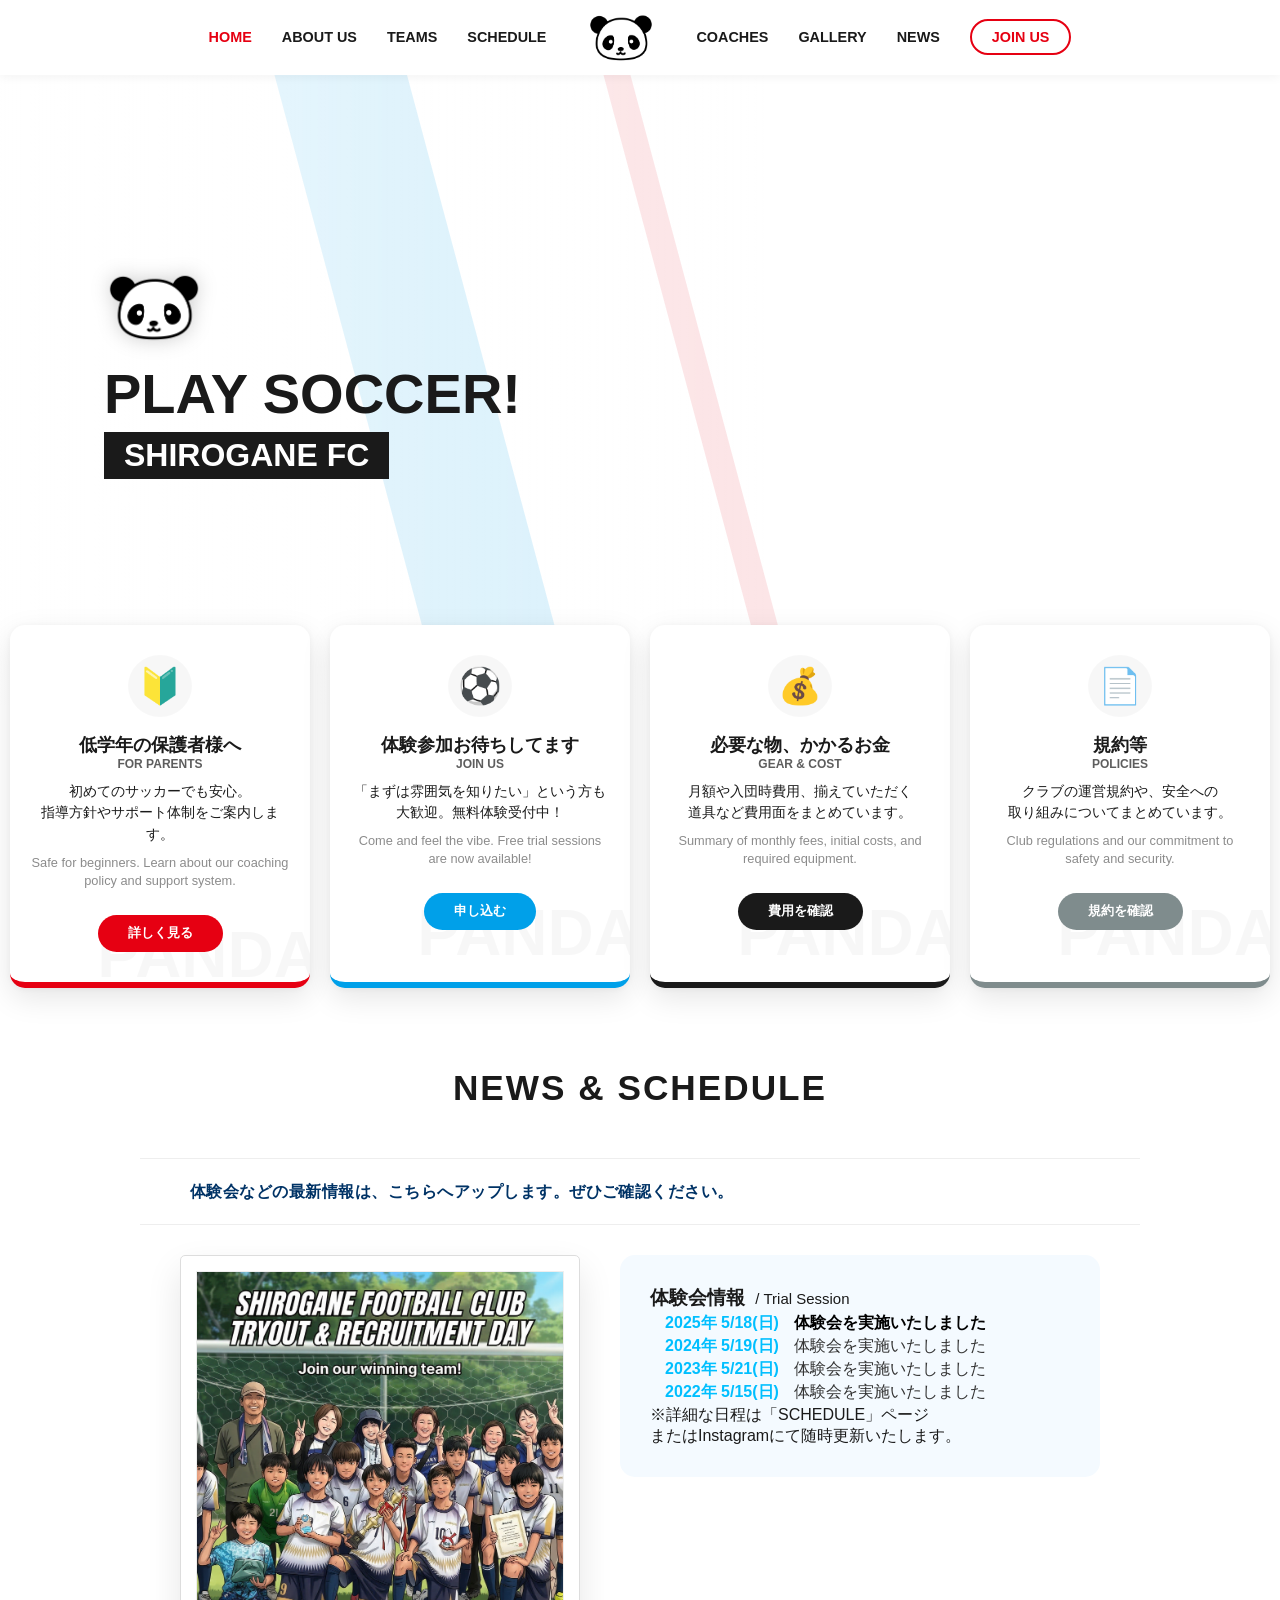
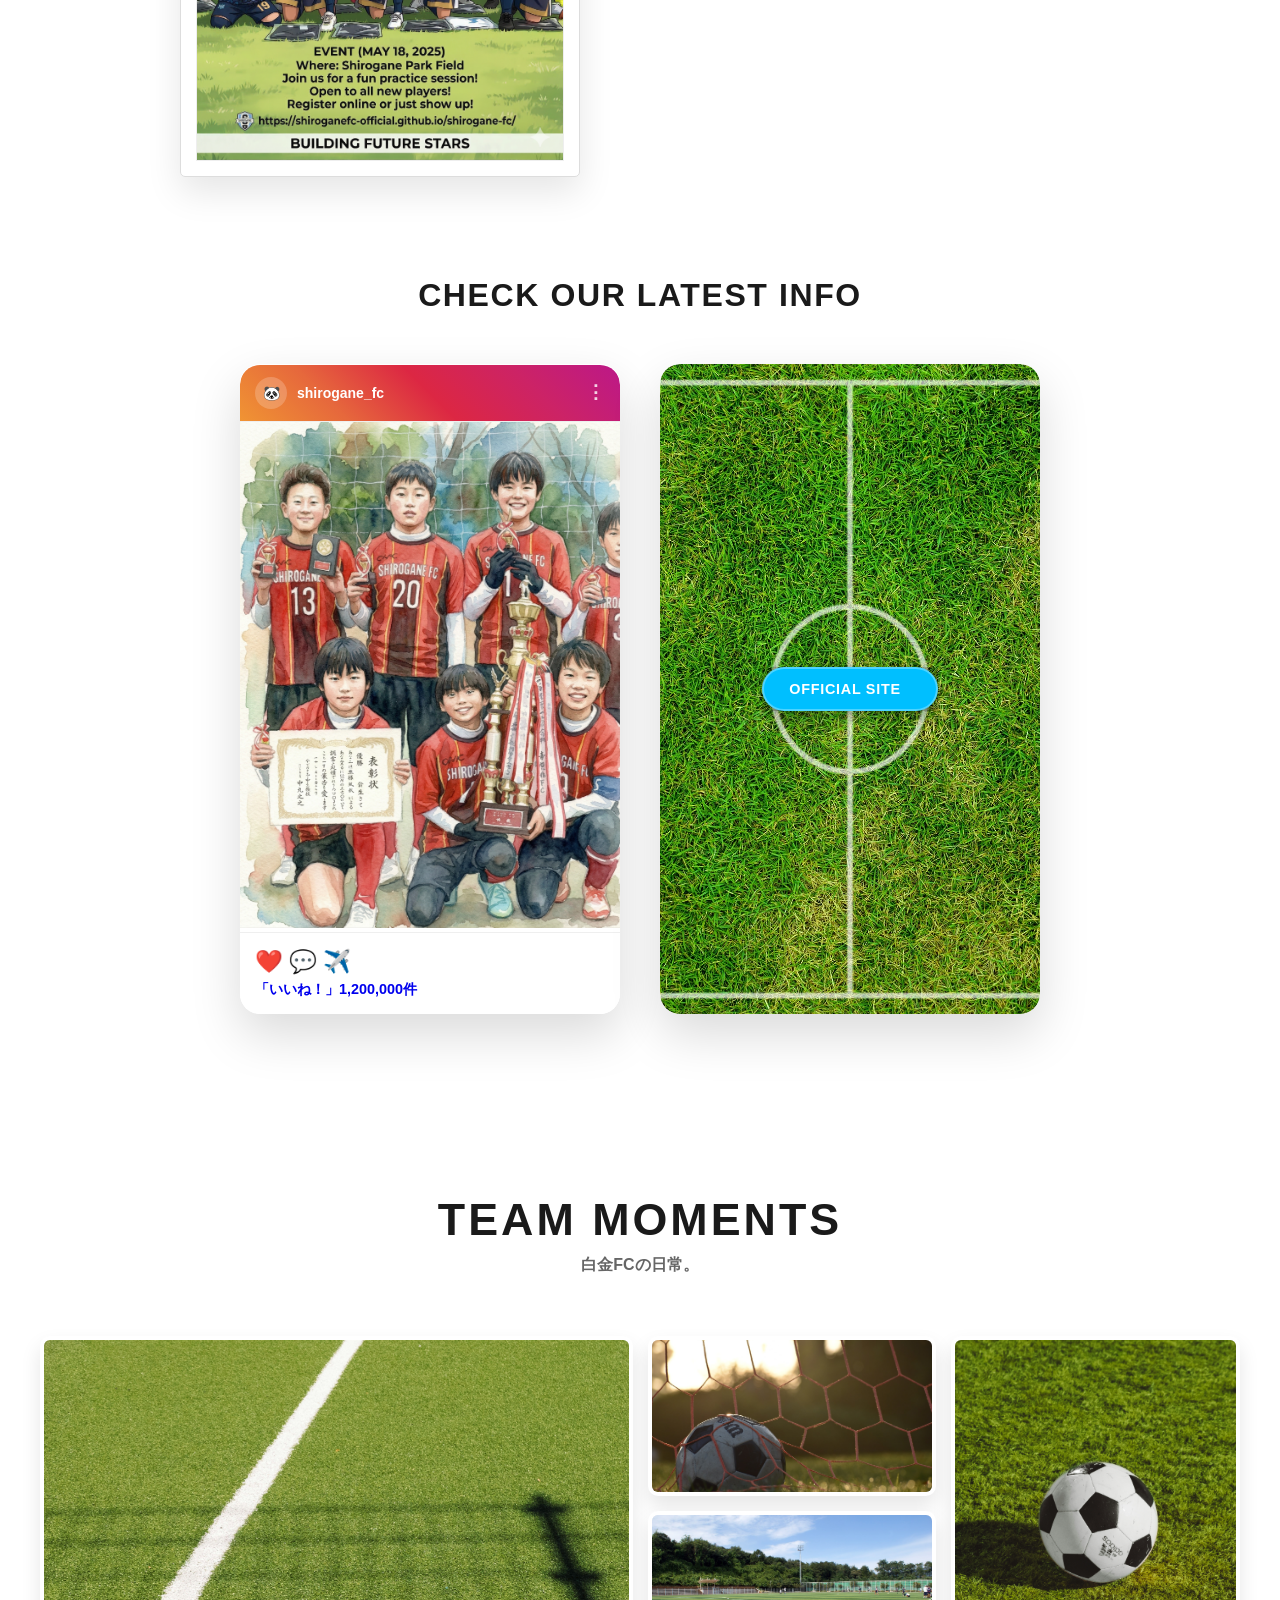
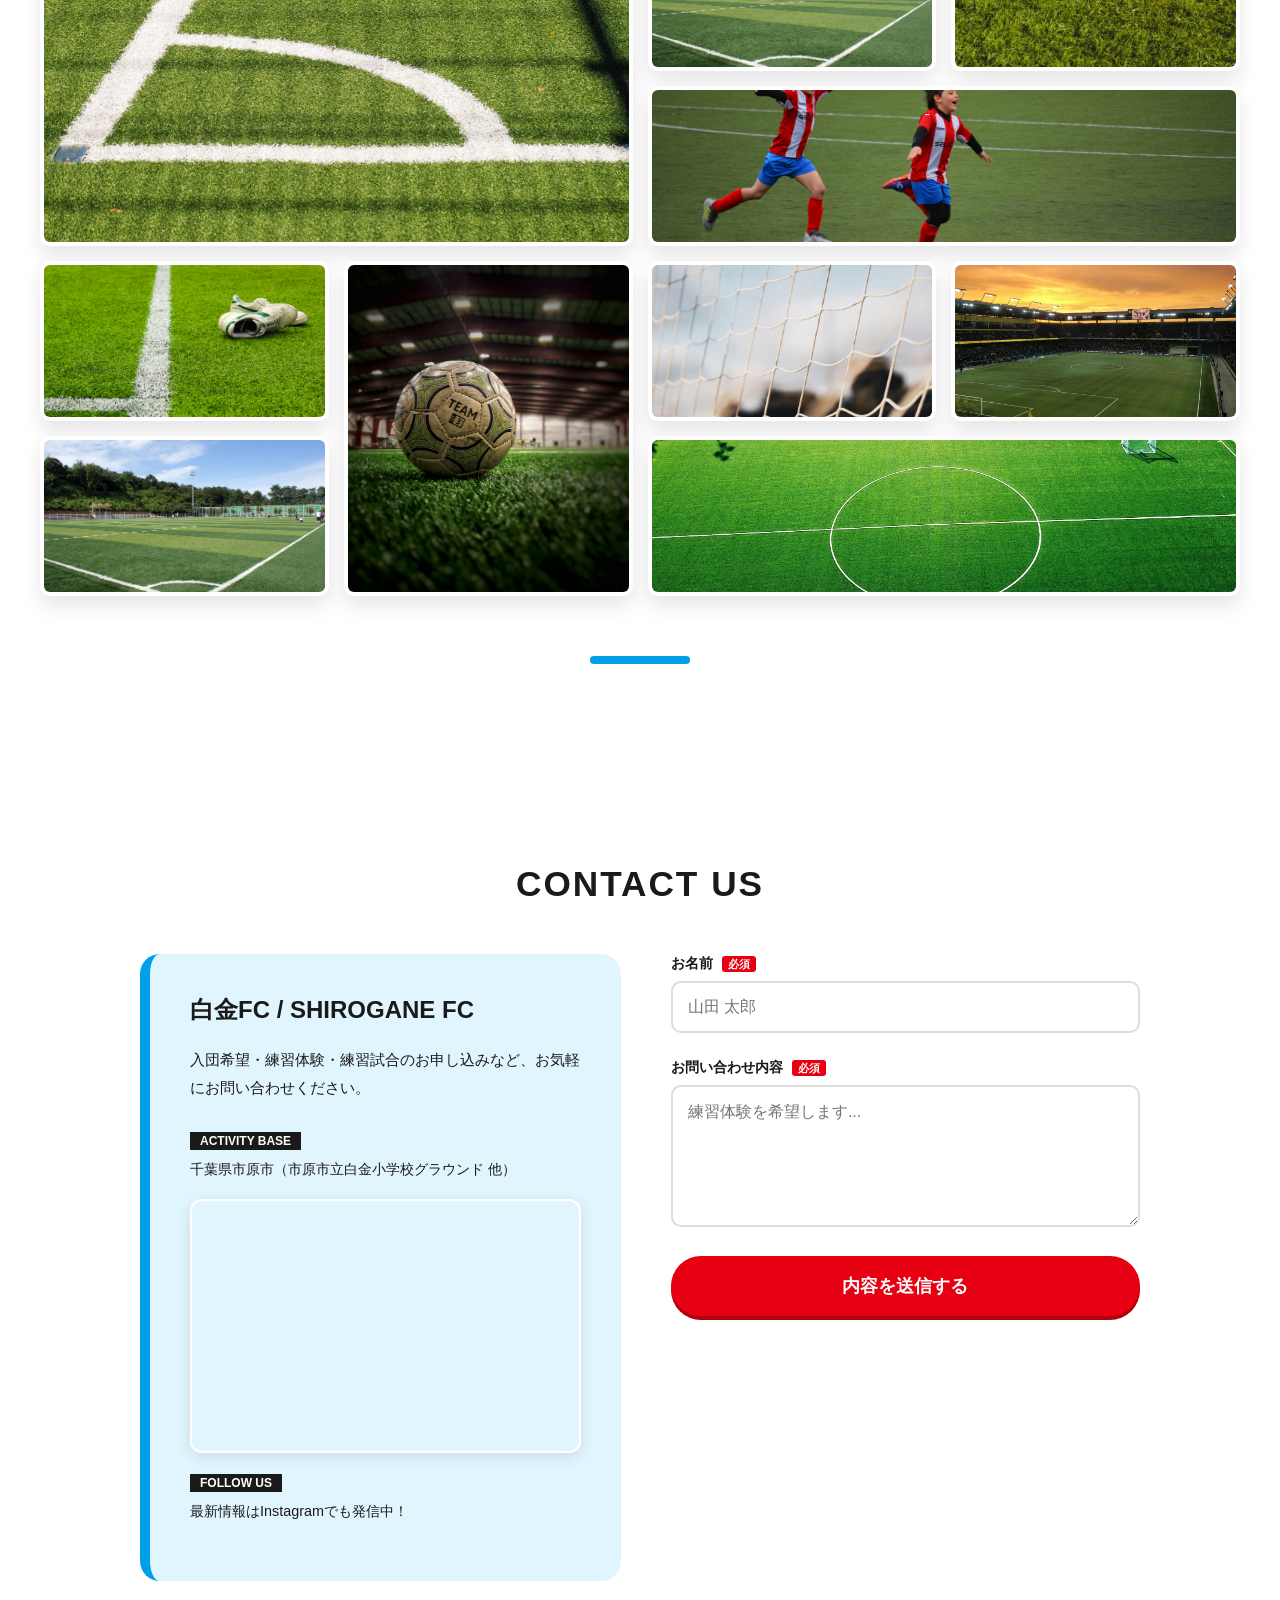
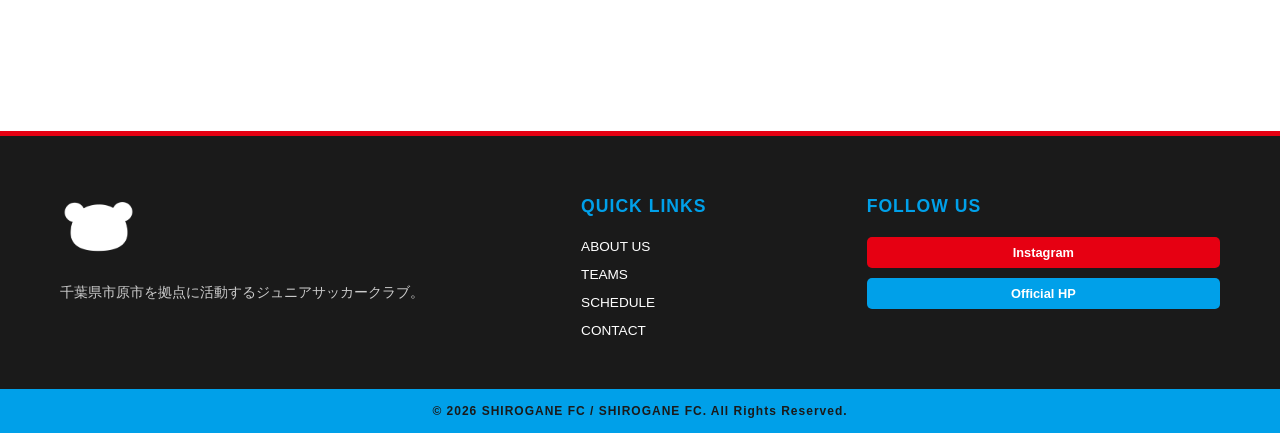
<file: index.html>
<!DOCTYPE html>
<html lang="ja">
<head>
    <meta charset="UTF-8">
    <meta name="viewport" content="width=device-width, initial-scale=1.0">
    <title>白金FC | 千葉県市原市の少年サッカークラブ（白金小学校エリア）</title>
    <meta name="google-site-verification" content="3zFt1d8BmDMYnoaI5A40S8fD9q1tJMUiQ1Y9PA9GoCQ" />
    <meta name="description" content="千葉県市原市の白金小学校エリアで活動する少年サッカークラブ【白金FC（SHIROGANE FC）】の公式サイト。初心者から経験者まで、子供たちが自ら考え楽しむサッカーを目指しています。体験入団随時募集中！">
    <meta name="keywords" content="白金FC,市原市,サッカー,少年サッカー,白金小学校,ジュニアサッカー,子供,習い事,千葉県">

    <meta property="og:title" content="白金FC | 市原市の少年サッカークラブ">
    <meta property="og:description" content="白金小学校エリアで活動中！体験参加、随時受付しています。">
    <meta property="og:image" content="img/shirogane_panda.png"> <meta property="og:type" content="website">

    <link rel="stylesheet" href="style.css">

    <script type="application/ld+json">
        {
        "@context": "https://schema.org",
        "@type": "SportsClub",
        "name": "白金FC / SHIROGANE FC",
        "image": "https://shiroganeFC-official.github.io/shirogane-fc/assets/img/shirogane_panda.png",
        "@id": "https://shiroganeFC-official.github.io/shirogane-fc/",
        "url": "https://shiroganeFC-official.github.io/shirogane-fc/",
        "telephone": "", 
        "address": {
            "@type": "PostalAddress",
            "streetAddress": "白金町4-1",
            "addressLocality": "市原市",
            "addressRegion": "千葉県",
            "postalCode": "290-0059",
            "addressCountry": "JP"
        },
        "geo": {
            "@type": "GeoCoordinates",
            "latitude": 35.5204,
            "longitude": 140.1017
        },
        "openingHoursSpecification": [
            {
            "@type": "OpeningHoursSpecification",
            "dayOfWeek": ["Saturday", "Sunday"],
            "opens": "09:00",
            "closes": "12:00"
            }
        ],
        "sameAs": [
            "https://www.instagram.com/shiroganefc_official/"
        ]
        }
    </script>
</head>
<body>

<header>
    <nav class="nav-container">
        <button class="mobile-menu-btn" id="mobile-menu-btn">
            <span></span><span></span><span></span>
        </button>

        <ul class="nav-links nav-left">
            <li><a href="index.html" class="active">HOME</a></li>
            <li><a href="team_summary.html">ABOUT US</a></li>
            <li><a href="#">TEAMS</a></li>
            <li><a href="javascript:void(0);" onclick="checkScheduleAccess()">SCHEDULE</a></li>
        </ul>

        <div class="header-logo">
            <span class="mobile-site-title">白金Football Club</span>
            <img src="shirogane_panda.png" alt="Panda Logo">
        </div>

        <ul class="nav-links nav-right">
            <li class="mobile-only"><a href="index.html" class="active">HOME</a></li>
            <li class="mobile-only"><a href="team_summary.html">ABOUT US</a></li>
            <li class="mobile-only"><a href="#">TEAMS</a></li>
            <li class="mobile-only"><a href="javascript:void(0);" onclick="checkScheduleAccess()">SCHEDULE</a></li>
            
            <li><a href="coaches.html">COACHES</a></li>
            <li><a href="#">GALLERY</a></li>
            <li><a href="#">NEWS</a></li>
            <li><a href="#" class="join-btn">JOIN US</a></li>
        </ul>
    </nav>
</header>

    <main>
        <div class="color-stripe stripe-blue"></div>
        <div class="color-stripe stripe-red"></div>

        <section class="hero">
            <div class="slider">
                <div class="slide" style="background-image: url('img/image17.jpg');"></div>
                <div class="slide" style="background-image: url('img/image08.jpg');"></div>
                <div class="slide" style="background-image: url('img/image09.jpg');"></div>
                <div class="slide" style="background-image: url('img/image18.jpg');"></div>
                <div class="slide" style="background-image: url('img/image11.jpg');"></div>
                <div class="slide" style="background-image: url('img/image12.jpg');"></div>
                <div class="slide" style="background-image: url('img/image14.jpg');"></div>
                <div class="slide" style="background-image: url('img/image16.jpg');"></div>
                <div class="slide" style="background-image: url('img/image03.jpg');"></div>
                <div class="slide" style="background-image: url('img/image10.jpg');"></div>
            </div>
            <div class="hero-content">
                <div class="hero-logo-unit">
                    <img src="shirogane_panda.png" alt="N2" class="main-logo-img">
                </div>
                <h1 class="catch-copy"><span class="txt-black">PLAY SOCCER!</span></h1>
                <div class="club-tag-wrap"><h2 class="club-tag">SHIROGANE FC</h2></div>
                <p class="city-name">CHIBA, JAPAN</p>
            </div>
            
        </section>

<!------------------------ card section ------------------------------------------>
<section class="info-area">
            <div class="card card-red">
                <div class="card-content">
                    <span class="card-icon">🔰</span>
                    <h3>低学年の保護者様へ<br><span class="en-sub">FOR PARENTS</span></h3>
                    <p>
                        初めてのサッカーでも安心。<br>指導方針やサポート体制をご案内します。<br>
                        <span class="en-desc">Safe for beginners. Learn about our coaching policy and support system.</span>
                    </p>
                    <a href="for_parents.html" class="card-btn">詳しく見る</a>
                </div>
            </div>

            <div class="card card-blue">
                <div class="card-content">
                    <span class="card-icon">⚽</span>
                    <h3>体験参加お待ちしてます<br><span class="en-sub">JOIN US</span></h3>
                    <p>
                        「まずは雰囲気を知りたい」という方も<br>大歓迎。無料体験受付中！<br>
                        <span class="en-desc">Come and feel the vibe. Free trial sessions are now available!</span>
                    </p>
                    <a href="join_us.html" class="card-btn">申し込む</a>
                </div>
            </div>

            <div class="card card-black">
                <div class="card-content">
                    <span class="card-icon">💰</span>
                    <h3>必要な物、かかるお金<br><span class="en-sub">GEAR & COST</span></h3>
                    <p>
                        月額や入団時費用、揃えていただく<br>道具など費用面をまとめています。<br>
                        <span class="en-desc">Summary of monthly fees, initial costs, and required equipment.</span>
                    </p>
                    <a href="gear_cost.html" class="card-btn">費用を確認</a>
                </div>
            </div>

            <div class="card card-gray">
                <div class="card-content">
                    <span class="card-icon">📄</span>
                    <h3>規約等<br><span class="en-sub">POLICIES</span></h3>
                    <p>
                        クラブの運営規約や、安全への<br>取り組みについてまとめています。<br>
                        <span class="en-desc">Club regulations and our commitment to safety and security.</span>
                    </p>
                    <a href="policy.html" class="card-btn">規約を確認</a>
                </div>
            </div>
</section>
<!------------------------ card section ------------------------------------------>

<section class="news-schedule-section container fade-in">
    <div class="section-header">
        <h2 class="section-title">NEWS & <span class="txt-red">SCHEDULE</span></h2>
        <div class="schedule-info-banner">
            <p>体験会などの最新情報は、こちらへアップします。ぜひご確認ください。</p>
        </div>
    </div>

    <div class="news-grid">
        <div class="flyer-container">
            <div class="flyer-frame" id="flyerTrigger">
                <img src="img/updates/202505 trial session.png" alt="最新の体験会チラシ" class="flyer-img">
                </div>
        </div>



<div class="schedule-table-container">
    <h3 class="table-title">
        <i class="far fa-calendar-check"></i> 
        体験会情報 <span style="font-size: 0.8em; font-weight: normal; margin-left: 5px;">/ Trial Session</span>
    </h3>
    <table class="annual-table">
        <tr><th>2025年 5/18(日)</th><td>体験会を実施いたしました</td></tr>
        <tr><th>2024年 5/19(日)</th><td>体験会を実施いたしました</td></tr>
        <tr><th>2023年 5/21(日)</th><td>体験会を実施いたしました</td></tr>
        <tr><th>2022年 5/15(日)</th><td>体験会を実施いたしました</td></tr>
    </table>
    <div class="schedule-note">
        <p>※詳細な日程は「SCHEDULE」ページ<br>またはInstagramにて随時更新いたします。</p>
    </div>
</div>
    </div>
</section>

<section class="external-links">
    <div class="links-container">
        <h2 class="section-title">CHECK OUR <span class="txt-red">LATEST INFO</span></h2>
        
        <div class="dual-card-grid">
            <a href="https://www.instagram.com/shiroganefc/" target="_blank" class="link-card card-insta">
                <div class="insta-frame-panel">
                    <div class="insta-frame-v2">
                        <div class="insta-header">
                            <div class="insta-header-left">
                                <div class="insta-user-icon">🐼</div>
                                <span class="insta-user-name">shirogane_fc</span>
                            </div>
                            <div class="insta-header-right">⋮</div>
                        </div>
                        
                        <img src="instagram01.png" alt="白金FC トロフィー授賞記念 水彩画イラスト" class="insta-main-img-tag">
                        
                        <div class="insta-footer">
                            <div class="insta-icons">❤️ 💬 ✈️</div>
                            <div class="insta-likes">「いいね！」1,200,000件</div>
                        </div>
                    </div>
                </div>
            </a>

            <a href="https://momonga-net.com/football/hp/shirogane" target="_blank" class="link-card card-official">
                <div class="official-frame-panel" style="background-image: url('img/image20.jpg');">
                    <div class="visual-overlay">
                        <div class="official-site-button">
                            <span>OFFICIAL SITE</span>
                            <i class="fas fa-external-link-alt"></i>
                        </div>
                    </div>
                </div>
            </a>
        </div>
    </div>
</section>



<section class="gallery-section">
    <div class="gallery-container">
        <div class="gallery-header">
            <h2 class="gallery-title">TEAM <span class="txt-red">MOMENTS</span></h2>
            <p class="gallery-lead">白金FCの日常。</p>
        </div>

        <div class="irregular-grid">
            <div class="grid-item item-lg-v">
                <img src="img/image08.jpg" alt="Practice">
                <div class="item-overlay"><span>PASSION</span></div>
            </div>

            <div class="grid-item item-sm">
                <img src="img/image09.jpg" alt="Match">
                <div class="item-overlay"><span>MATCH</span></div>
            </div>

            <div class="grid-item item-md-v">
                <img src="img/image10.jpg" alt="Smile">
                <div class="item-overlay"><span>SMILE</span></div>
            </div>

            <div class="grid-item item-sm">
                <img src="img/image01.jpg" alt="Goal">
                <div class="item-overlay"><span>GOAL</span></div>
            </div>

            <div class="grid-item item-md-h">
                <img src="img/image02.jpg" alt="Training">
                <div class="item-overlay"><span>TRAINING</span></div>
            </div>

            <div class="grid-item item-sm">
                <img src="img/image03.jpg" alt="Team">
                <div class="item-overlay"><span>TEAM</span></div>
            </div>

            <div class="grid-item item-md-v">
                <img src="img/image04.jpg" alt="Action">
                <div class="item-overlay"><span>ACTION</span></div>
            </div>

            <div class="grid-item item-sm">
                <img src="img/image05.jpg" alt="Coach">
                <div class="item-overlay"><span>COACH</span></div>
            </div>

            <div class="grid-item item-md-h">
                <img src="img/image06.jpg" alt="Kick off">
                <div class="item-overlay"><span>KICK OFF</span></div>
            </div>

            <div class="grid-item item-sm">
                <img src="img/image07.jpg" alt="Fun">
                <div class="item-overlay"><span>FUN</span></div>
            </div>

             <div class="grid-item item-sm">
                <img src="img/image01.jpg" alt="Focus">
                <div class="item-overlay"><span>FOCUS</span></div>
            </div>
        </div>
        
        <div class="gallery-footer-line"></div>
    </div>
</section>

<section class="contact-section">
    <div class="contact-container">
        <h2 class="section-title">CONTACT <span class="txt-red">US</span></h2>
        
        <div class="contact-wrapper">
<div class="contact-info">
    <div class="info-box">
        <h3>白金FC / SHIROGANE FC</h3>
        <p class="info-lead">入団希望・練習体験・練習試合のお申し込みなど、お気軽にお問い合わせください。</p>
        
        <div class="location-details">
            <div class="detail-item">
                <span class="detail-label">ACTIVITY BASE</span>
                <p>千葉県市原市（市原市立白金小学校グラウンド 他）</p>
            </div>
            
            <div class="map-container">
                <iframe 
                    src="https://www.google.com/maps/embed?pb=!1m18!1m12!1m3!1d3251.2464197365694!2d140.09880811525208!3d35.52654398022871!2m3!1f0!2f0!3f0!3m2!1i1024!2i768!4f13.1!3m3!1m2!1s0x6018705b64c63397%3A0xc3b57361a473f75d!2z5biC5Y6f5biC56uL55m96YeR5bCP5a2m5qCh!5e0!3m2!1sja!2sjp!4v1710400000000!5m2!1sja!2sjp" 
                    width="100%" 
                    height="250" 
                    style="border:0;" 
                    allowfullscreen="" 
                    loading="lazy" 
                    referrerpolicy="no-referrer-when-downgrade">
                </iframe>
            </div>

            <div class="detail-item">
                <span class="detail-label">FOLLOW US</span>
                <p>最新情報はInstagramでも発信中！</p>
            </div>
        </div>
    </div>
</div>

            <div class="form-container">
                <form id="contact-form">
                    <div class="form-group">
                        <label for="name">お名前 <span class="required">必須</span></label>
                        <input type="text" id="name" name="お名前" placeholder="山田 太郎" required>
                    </div>
                    
                    <div class="form-group">
                        <label for="message">お問い合わせ内容 <span class="required">必須</span></label>
                        <textarea id="message" name="お問い合わせ内容" rows="6" placeholder="練習体験を希望します..." required></textarea>
                    </div>

                    <button type="submit" id="submit-btn" class="submit-btn">内容を送信する</button>
                    <p id="form-status" class="form-status"></p>
                </form>
            </div>
        </div>
    </div>
</section>

    </main>

    <footer class="main-footer">
        <div class="footer-container">
            <div class="footer-info">
                <img src="shirogane_panda.png" alt="Panda Logo" class="footer-logo">
                <p class="footer-text">
                    千葉県市原市を拠点に活動するジュニアサッカークラブ。<br>
                </p>
            </div>

            <div class="footer-links">
                <h3>QUICK LINKS</h3>
                <ul>
                    <li><a href="#">ABOUT US</a></li>
                    <li><a href="#">TEAMS</a></li>
                    <li><a href="#">SCHEDULE</a></li>
                    <li><a href="#">CONTACT</a></li>
                </ul>
            </div>

            <div class="footer-sns">
                <h3>FOLLOW US</h3>
                <div class="sns-icons">
                    <a href="https://www.instagram.com/shiroganefc/" target="_blank" class="sns-link insta">Instagram</a>
                    <a href="https://momonga-net.com/football/hp/shirogane" target="_blank" class="sns-link official">Official HP</a>
                </div>
            </div>
        </div>

        <div class="footer-bottom">
            <p>&copy; 2026 SHIROGANE FC / SHIROGANE FC. All Rights Reserved.</p>
        </div>
    </footer>

        <div id="imageModal" class="modal">
            <span class="modal-close">&times;</span>
            <img class="modal-content" id="modalImg">
        </div>
<script>
function checkScheduleAccess() {
    // 🔐 チーム独自の秘密パスワード
    const correctPassword = "2026fc"; 

    // ★手順①：すでにブラウザに「目印（authトークン）」があるか確認
    if (sessionStorage.getItem('fc_scheduled_auth') === 'true') {
        // 目印があれば、入力不要で移動
        window.location.href = "list.html";
        return; // ここで処理終了
    }

    // ★手順②：目印がない場合のみ、パスワードを求める
    const password = prompt("スケジュールを見るにはパスワードが必要です。");

    if (password === correctPassword) {
        // パスワードが合っていたら、sessionStorageに「目印」を保存
        sessionStorage.setItem('fc_scheduled_auth', 'true');
        // 移動
        window.location.href = "list.html";
    } else if (password !== null) {
        // 間違っていて、かつキャンセルボタンが押されていない場合
        alert("パスワードが正しくありません。");
    }
}
</script>
    <script src="script.js"></script>
</body>
</html>
</file>
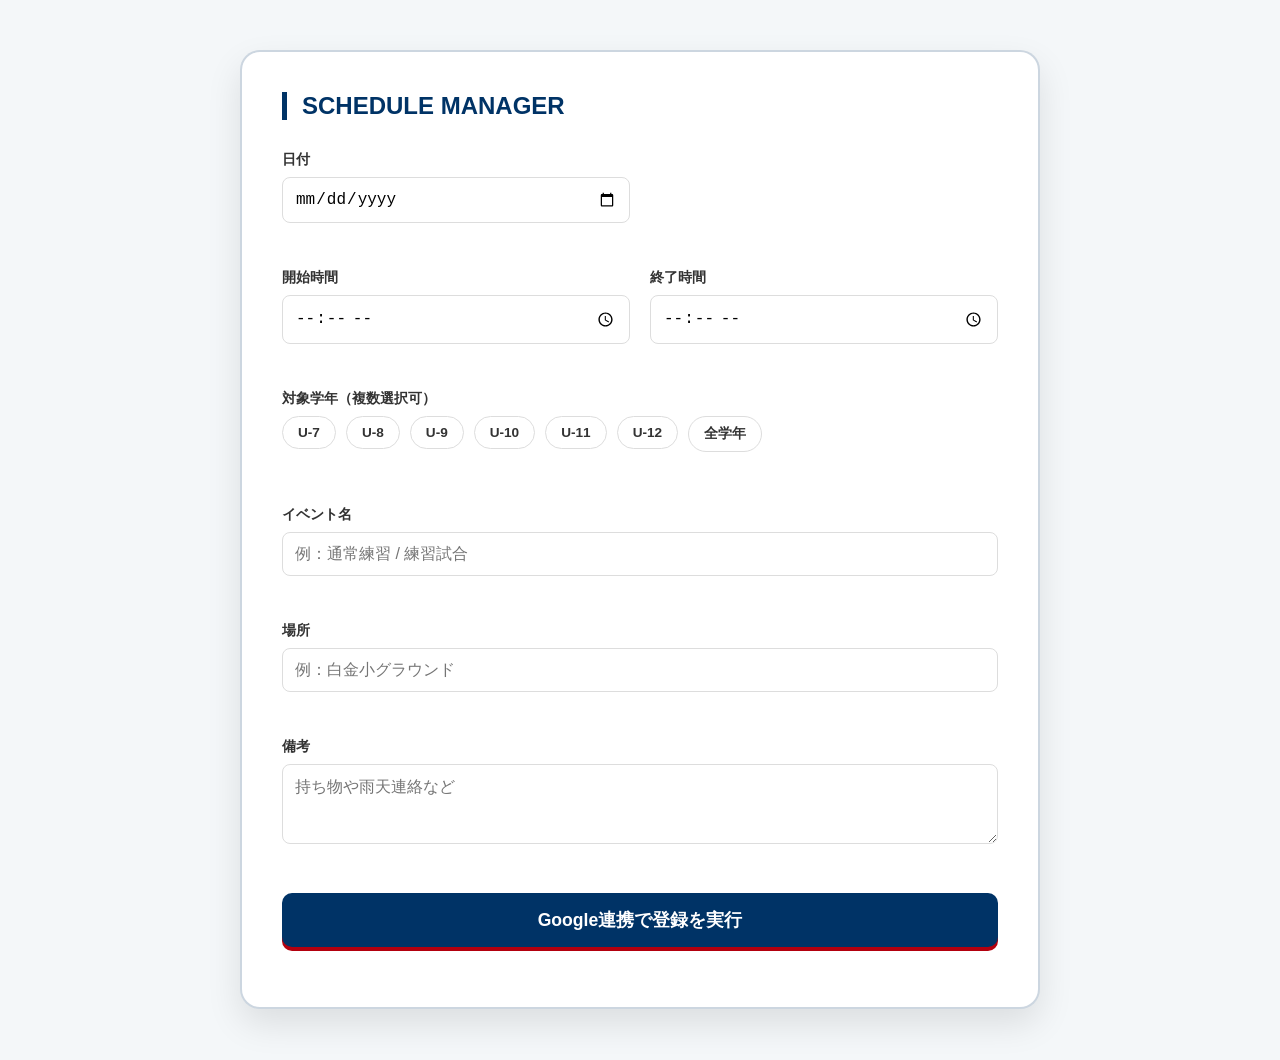
<file: admin_schedule.html>
<!DOCTYPE html>
<html lang="ja">
<head>
    <meta charset="UTF-8">
    <meta name="viewport" content="width=device-width, initial-scale=1.0">
    <title>白金FC | スケジュール管理パネル</title>
    <link rel="stylesheet" href="style.css"> <style>
        /* 管理画面専用の追加スタイル */
        body { background-color: #f4f7f9; padding: 50px 0; font-family: 'Noto Sans JP', sans-serif; }
        .admin-container { max-width: 800px; margin: 0 auto; }
        
        .admin-card {
            background: #fff;
            border: 2.5px solid rgba(0, 51, 102, 0.2);
            border-radius: 20px;
            padding: 40px;
            box-shadow: 0 15px 35px rgba(0, 0, 0, 0.1);
        }

        .form-title { color: #003366; font-weight: 900; margin-bottom: 30px; border-left: 5px solid #003366; padding-left: 15px; }
        
        .form-grid { display: grid; grid-template-columns: 1fr 1fr; gap: 20px; }
        .full-width { grid-column: span 2; }

        .form-group label { display: block; font-weight: bold; margin-bottom: 8px; color: #333; font-size: 0.9rem; }
        .form-group input, .form-group textarea {
            width: 100%; padding: 12px; border: 1.5px solid #ddd; border-radius: 8px; font-size: 1rem;
        }

        /* 学年選択チップ */
        .grade-selector { display: flex; flex-wrap: wrap; gap: 10px; margin-top: 5px; }
        .chip { cursor: pointer; }
        .chip input { display: none; }
        .chip span {
            display: inline-block; padding: 8px 15px; border: 1.5px solid #ddd; border-radius: 50px;
            font-size: 0.85rem; font-weight: bold; transition: 0.3s;
        }
        .chip input:checked + span { background: #003366; color: #fff; border-color: #003366; }

        .submit-btn {
            width: 100%; padding: 15px; background: #003366; color: white; border: none;
            border-radius: 10px; font-size: 1.1rem; font-weight: bold; cursor: pointer;
            transition: 0.3s; margin-top: 20px;
        }
        .submit-btn:hover { background: #00509e; transform: translateY(-2px); }
        .submit-btn:disabled { background: #ccc; cursor: not-allowed; }

        #response-message { margin-top: 20px; text-align: center; font-weight: bold; }
    </style>
</head>
<body>

    

<div class="admin-container">
    <div class="admin-card">
        <h2 class="form-title">SCHEDULE MANAGER</h2>
        
        <form id="schedule-form">
            <div class="form-grid">
                <div class="form-group">
                    <label>日付</label>
                    <input type="date" name="date" required>
                </div>

                <div></div>

                <div class="form-group">
                    <label>開始時間</label>
                    <input type="time" name="start_time" required>
                </div>
                <div class="form-group">
                    <label>終了時間</label>
                    <input type="time" name="end_time" required>
                </div>

                <div class="form-group full-width">
                    <label>対象学年（複数選択可）</label>
                    <div class="grade-selector">
                        <label class="chip"><input type="checkbox" name="target" value="U-7"><span>U-7</span></label>
                        <label class="chip"><input type="checkbox" name="target" value="U-8"><span>U-8</span></label>
                        <label class="chip"><input type="checkbox" name="target" value="U-9"><span>U-9</span></label>
                        <label class="chip"><input type="checkbox" name="target" value="U-10"><span>U-10</span></label>
                        <label class="chip"><input type="checkbox" name="target" value="U-11"><span>U-11</span></label>
                        <label class="chip"><input type="checkbox" name="target" value="U-12"><span>U-12</span></label>
                        <label class="chip"><input type="checkbox" name="target" value="ALL"><span>全学年</span></label>
                    </div>
                </div>

                <div class="form-group full-width">
                    <label>イベント名</label>
                    <input type="text" name="event_name" placeholder="例：通常練習 / 練習試合" required>
                </div>

                <div class="form-group full-width">
                    <label>場所</label>
                    <input type="text" name="location" placeholder="例：白金小グラウンド">
                </div>

                <div class="form-group full-width">
                    <label>備考</label>
                    <textarea name="remarks" rows="3" placeholder="持ち物や雨天連絡など"></textarea>
                </div>
            </div>

            <button type="submit" id="submit-btn" class="submit-btn">Google連携で登録を実行</button>
            <div id="response-message"></div>
        </form>
    </div>
</div>

<script>
    // ★ここに取得した「ウェブアプリURL」を貼り付けてください
    const WEB_APP_URL = "https://script.google.com/macros/s/AKfycbxGkIepOVz0suNNfnQE14L1AEXNx4DcwbfQmdSQ1UH1kO5qLrzSoXjJVWFj8qqYhtDC4g/exec";

    document.getElementById('schedule-form').addEventListener('submit', async (e) => {
        e.preventDefault();
        
        const btn = document.getElementById('submit-btn');
        const msg = document.getElementById('response-message');
        
        btn.disabled = true;
        btn.innerText = "送信中...";
        msg.innerText = "";

        const formData = new FormData(e.target);
        const data = {
            date: formData.get('date'),
            start_time: formData.get('start_time'),
            end_time: formData.get('end_time'),
            event_name: formData.get('event_name'),
            location: formData.get('location'),
            remarks: formData.get('remarks'),
            target: Array.from(formData.getAll('target')).join(', ')
        };

        try {
            // GASへデータを送信
            const response = await fetch(WEB_APP_URL, {
                method: 'POST',
                body: JSON.stringify(data)
            });
            
            const result = await response.json();
            
            if (result.status === 'success') {
                msg.style.color = "#28a745";
                msg.innerText = "Awesome! データベースに保存されました。";
                e.target.reset();
            } else {
                throw new Error(result.message);
            }
        } catch (error) {
            msg.style.color = "#dc3545";
            msg.innerText = "エラー: " + error.message;
        } finally {
            btn.disabled = false;
            btn.innerText = "Google連携で登録を実行";
        }
    });
</script>

</body>
</html>
</file>
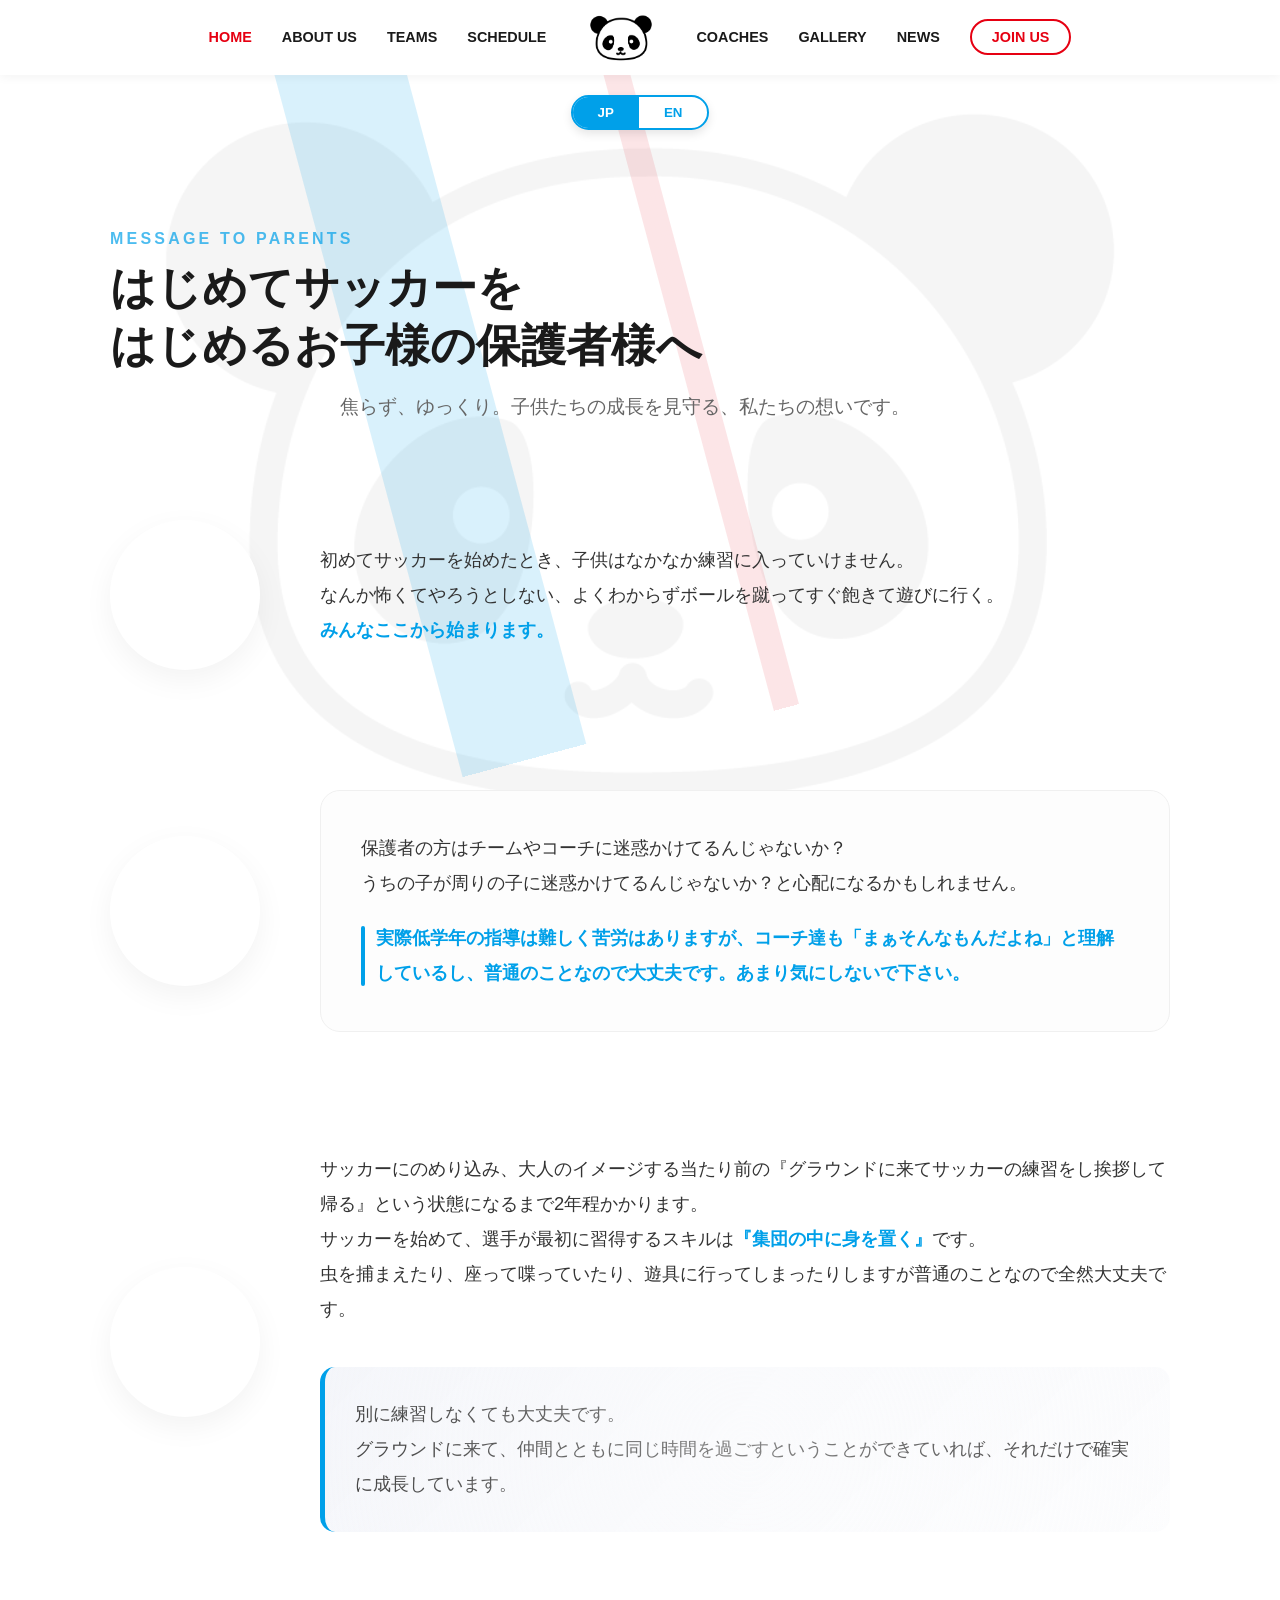
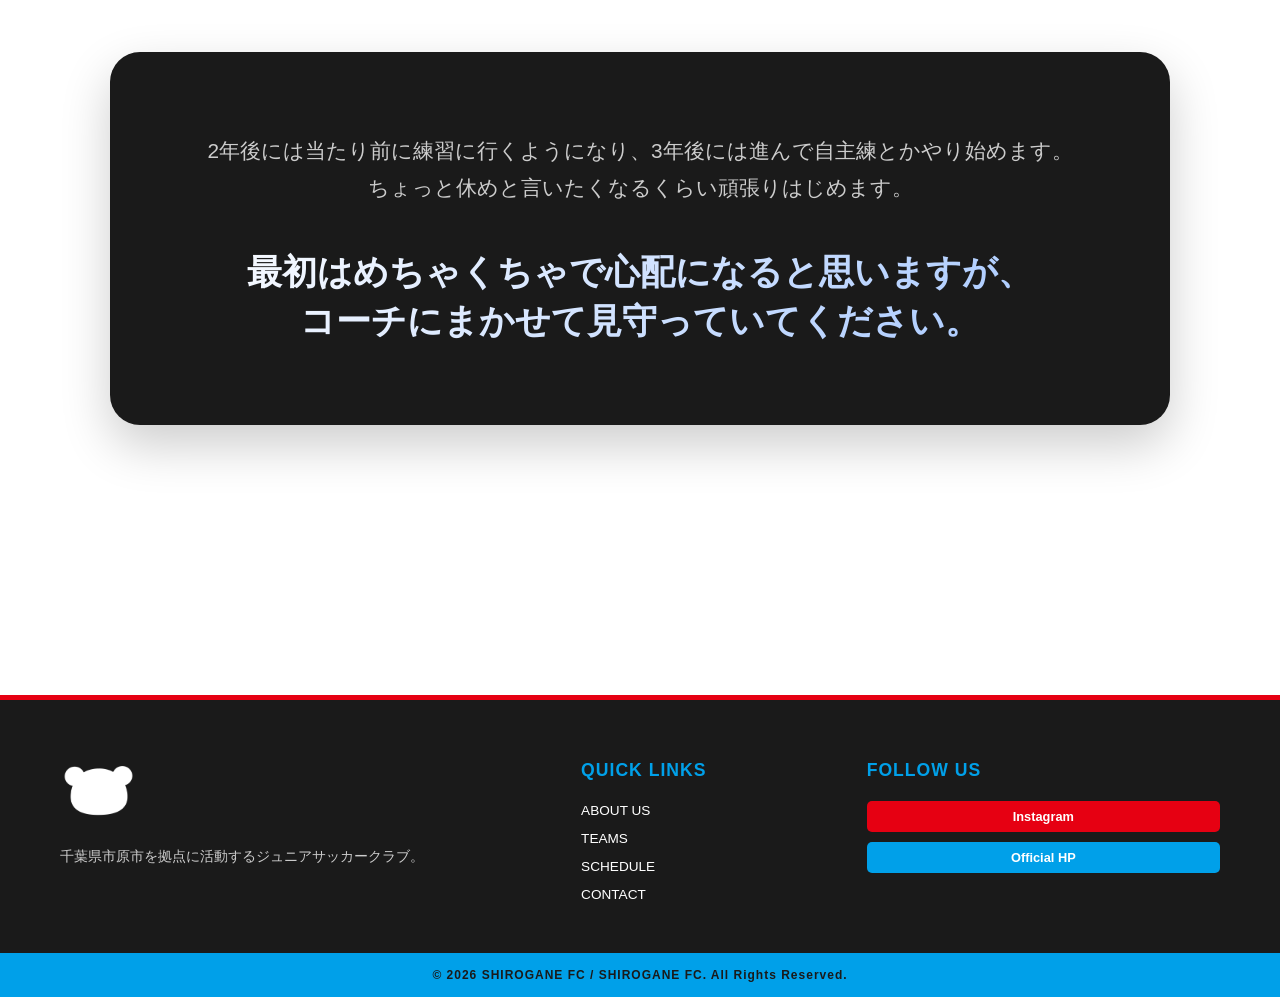
<file: for_parents.html>
<!DOCTYPE html>
<html lang="ja">
<head>
    <meta charset="UTF-8">
    <meta name="viewport" content="width=device-width, initial-scale=1.0">
    <title>SHIROGANE FC | Header Color Update</title>
    <link rel="stylesheet" href="style.css">
</head>
<body class="parents-page">

<header>
    <nav class="nav-container">
        <button class="mobile-menu-btn" id="mobile-menu-btn">
            <span></span><span></span><span></span>
        </button>

        <ul class="nav-links nav-left">
            <li><a href="index.html" class="active">HOME</a></li>
            <li><a href="team_summary.html">ABOUT US</a></li>
            <li><a href="#">TEAMS</a></li>
            <li><a href="javascript:void(0);" onclick="checkScheduleAccess()">SCHEDULE</a></li>
        </ul>

        <div class="header-logo">
            <span class="mobile-site-title">白金Football Club</span>
            <img src="shirogane_panda.png" alt="Panda Logo">
        </div>

        <ul class="nav-links nav-right">
            <li class="mobile-only"><a href="index.html" class="active">HOME</a></li>
            <li class="mobile-only"><a href="team_summary.html">ABOUT US</a></li>
            <li class="mobile-only"><a href="#">TEAMS</a></li>
            <li class="mobile-only"><a href="javascript:void(0);" onclick="checkScheduleAccess()">SCHEDULE</a></li>
            
            <li><a href="coaches.html">COACHES</a></li>
            <li><a href="#">GALLERY</a></li>
            <li><a href="#">NEWS</a></li>
            <li><a href="#" class="join-btn">JOIN US</a></li>
        </ul>
    </nav>
</header>

<main>

<main>
    <div class="lang-switch-container container">
        <div class="lang-switch">
            <button onclick="switchLanguage('ja')" id="btn-ja" class="active">JP</button>
            <button onclick="switchLanguage('en')" id="btn-en">EN</button>
        </div>
    </div>

    <section class="parents-hero">
        <div class="color-stripe stripe-blue"></div>
        <div class="color-stripe stripe-red"></div>
        
        <div class="container hero-content">
            <div class="lang-ja">
                <span class="sub-title">Message to Parents</span>
                <h1 class="main-title">はじめてサッカーを<br>はじめるお子様の保護者様へ</h1>
                <p class="lead-text">焦らず、ゆっくり。子供たちの成長を見守る、私たちの想いです。</p>
            </div>
            <div class="lang-en" style="display: none;">
                <span class="sub-title">Message to Parents</span>
                <h1 class="main-title">To Parents of Children<br>Starting Soccer for the First Time</h1>
                <p class="lead-text">Take it slow. Our philosophy is to watch over children's growth patiently.</p>
            </div>
        </div>
    </section>

    <div class="container parents-content">

        <section class="message-block fade-in">
            <div class="icon-wrap">
                <i class="fas fa-seedling"></i> 
            </div>
            <div class="text-wrap">
                <div class="lang-ja">
                    <p>初めてサッカーを始めたとき、子供はなかなか練習に入っていけません。<br>
                    なんか怖くてやろうとしない、よくわからずボールを蹴ってすぐ飽きて遊びに行く。<br>
                    <strong>みんなここから始まります。</strong></p>
                </div>
                <div class="lang-en" style="display: none;">
                    <p>When children first start soccer, they often struggle to join the practice right away.<br>
                    They might be scared, or they might kick the ball a bit and then get bored and go play elsewhere.<br>
                    <strong>Everyone starts from here.</strong></p>
                </div>
            </div>
        </section>

        <section class="message-block inverse fade-in">
            <div class="text-wrap bg-light">
                <div class="lang-ja">
                    <p>保護者の方はチームやコーチに迷惑かけてるんじゃないか？<br>
                    うちの子が周りの子に迷惑かけてるんじゃないか？と心配になるかもしれません。</p>
                    <p class="highlight-text">実際低学年の指導は難しく苦労はありますが、コーチ達も「まぁそんなもんだよね」と理解しているし、普通のことなので大丈夫です。あまり気にしないで下さい。</p>
                </div>
                <div class="lang-en" style="display: none;">
                    <p>Parents often worry if they are being a burden to the team or coaches, or if their child is bothering others.</p>
                    <p class="highlight-text">While teaching younger children can be challenging, our coaches understand that "it's just how they are." It's perfectly normal, so please don't worry too much.</p>
                </div>
            </div>
            <div class="icon-wrap">
                <i class="fas fa-hands-helping"></i> 
            </div>
        </section>

        <section class="message-block fade-in">
            <div class="icon-wrap">
                <i class="fas fa-running"></i> 
            </div>
            <div class="text-wrap">
                <div class="lang-ja">
                    <p>サッカーにのめり込み、大人のイメージする当たり前の『グラウンドに来てサッカーの練習をし挨拶して帰る』という状態になるまで2年程かかります。</p>
                    <p>サッカーを始めて、選手が最初に習得するスキルは<strong>『集団の中に身を置く』</strong>です。<br>
                    虫を捕まえたり、座って喋っていたり、遊具に行ってしまったりしますが普通のことなので全然大丈夫です。</p>
                    <p class="brilliant-box">別に練習しなくても大丈夫です。<br>
                    グラウンドに来て、仲間とともに同じ時間を過ごすということができていれば、それだけで確実に成長しています。</p>
                </div>
                <div class="lang-en" style="display: none;">
                    <p>It takes about two years for a child to get into the routine of "coming to the field, practicing, greeting everyone, and going home."</p>
                    <p>The first skill a player learns is <strong>"learning to be part of a group."</strong><br>
                    It's completely fine if they get distracted by bugs, chat with friends, or wander off to the playground.</p>
                    <p class="brilliant-box">It's okay even if they don't "practice" at first.<br>
                    Just being on the field and spending time with teammates is a significant step in their growth.</p>
                </div>
            </div>
        </section>

        <section class="message-block future-block fade-in">
            <div class="container-mini">
                <div class="icon-main">
                    <i class="fas fa-chart-line"></i> 
                </div>
                <div class="lang-ja">
                    <p>2年後には当たり前に練習に行くようになり、3年後には進んで自主練とかやり始めます。<br>
                    ちょっと休めと言いたくなるくらい頑張りはじめます。</p>
                    <h3 class="final-message">最初はめちゃくちゃで心配になると思いますが、<br>コーチにまかせて見守っていてください。</h3>
                </div>
                <div class="lang-en" style="display: none;">
                    <p>In two years, they will go to practice naturally. In three years, they will start practicing on their own. They might even work so hard you'll want to tell them to take a break!</p>
                    <h3 class="final-message">It might seem chaotic at first and you may feel worried, but please trust the coaches and watch over them.</h3>
                </div>
            </div>
        </section>

    </div>
</main>

</main>

    <footer class="main-footer">
        <div class="footer-container">
            <div class="footer-info">
                <img src="shirogane_panda.png" alt="Panda Logo" class="footer-logo">
                <p class="footer-text">
                    千葉県市原市を拠点に活動するジュニアサッカークラブ。<br>
                </p>
            </div>

            <div class="footer-links">
                <h3>QUICK LINKS</h3>
                <ul>
                    <li><a href="#">ABOUT US</a></li>
                    <li><a href="#">TEAMS</a></li>
                    <li><a href="#">SCHEDULE</a></li>
                    <li><a href="#">CONTACT</a></li>
                </ul>
            </div>

            <div class="footer-sns">
                <h3>FOLLOW US</h3>
                <div class="sns-icons">
                    <a href="https://www.instagram.com/shiroganefc/" target="_blank" class="sns-link insta">Instagram</a>
                    <a href="https://momonga-net.com/football/hp/shirogane" target="_blank" class="sns-link official">Official HP</a>
                </div>
            </div>
        </div>

        <div class="footer-bottom">
            <p>&copy; 2026 SHIROGANE FC / SHIROGANE FC. All Rights Reserved.</p>
        </div>
    </footer>
    <script src="script.js"></script>
</body>
</html>
</file>
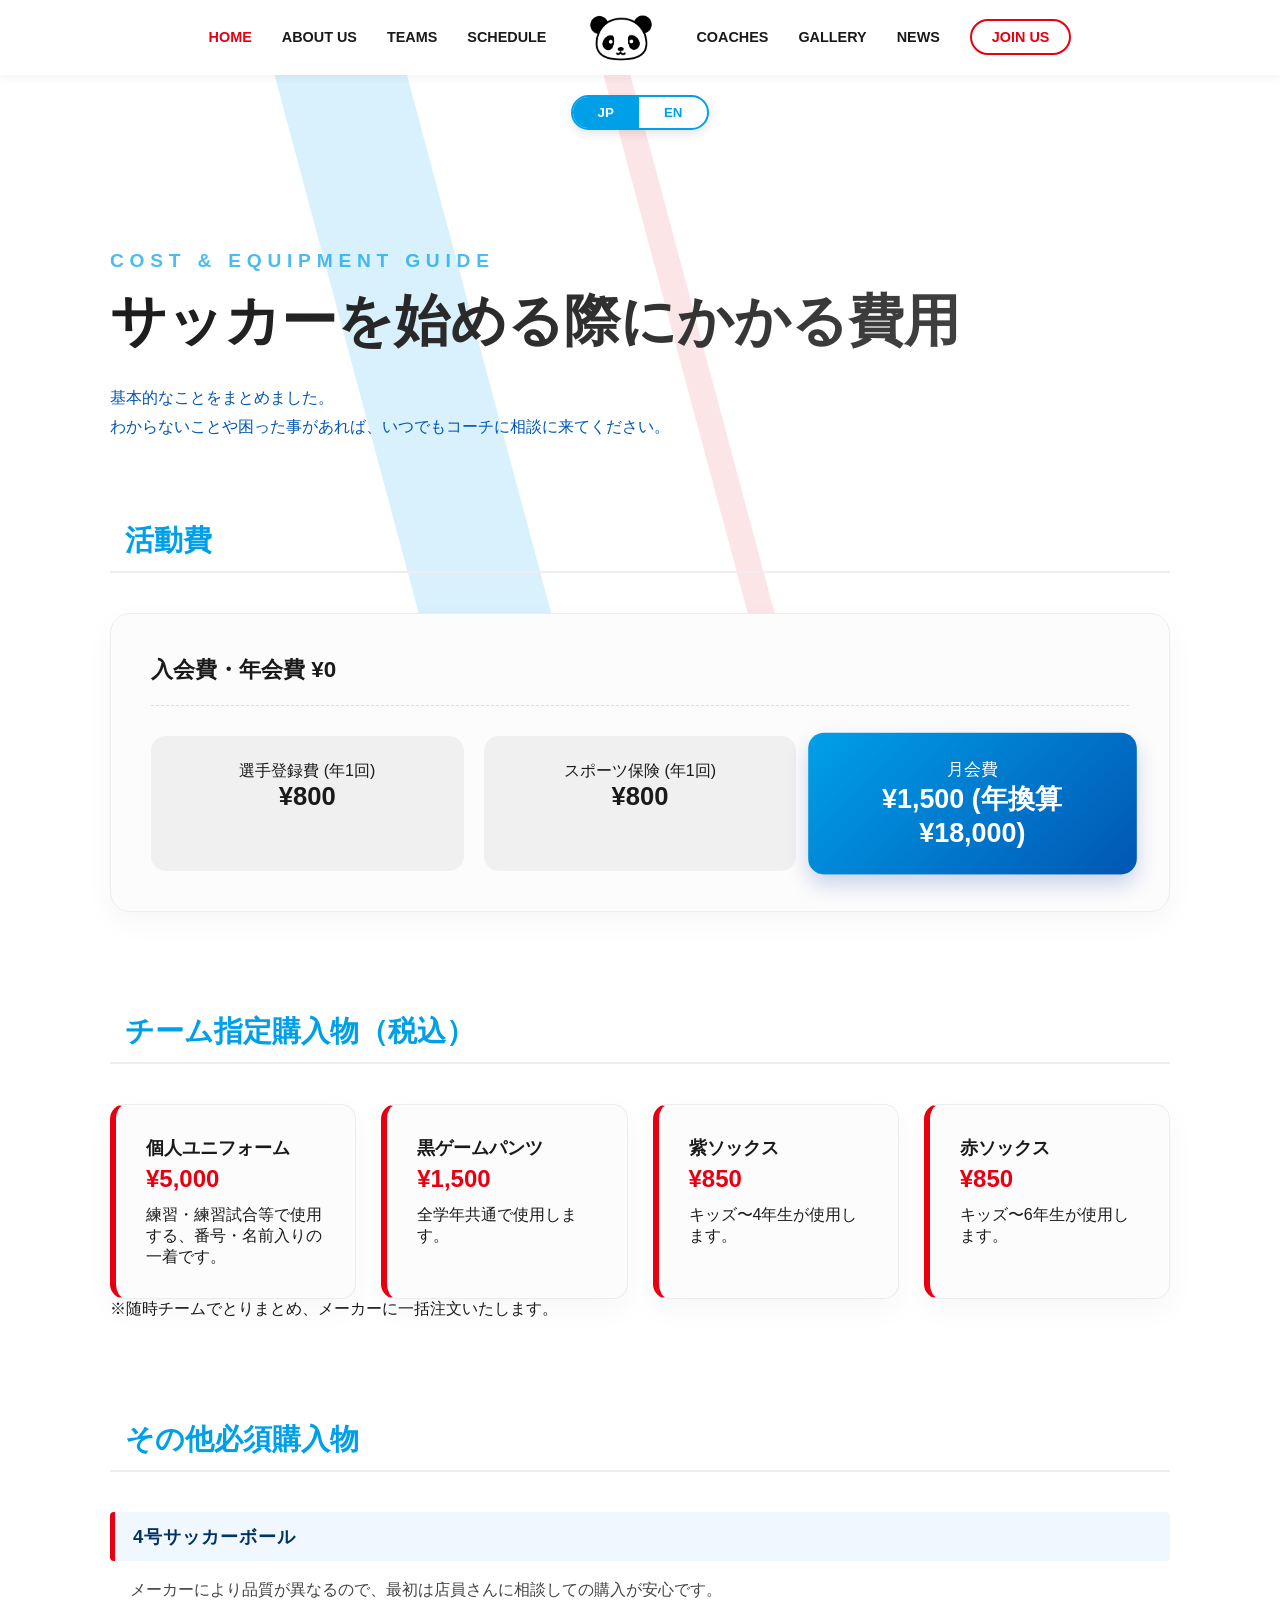
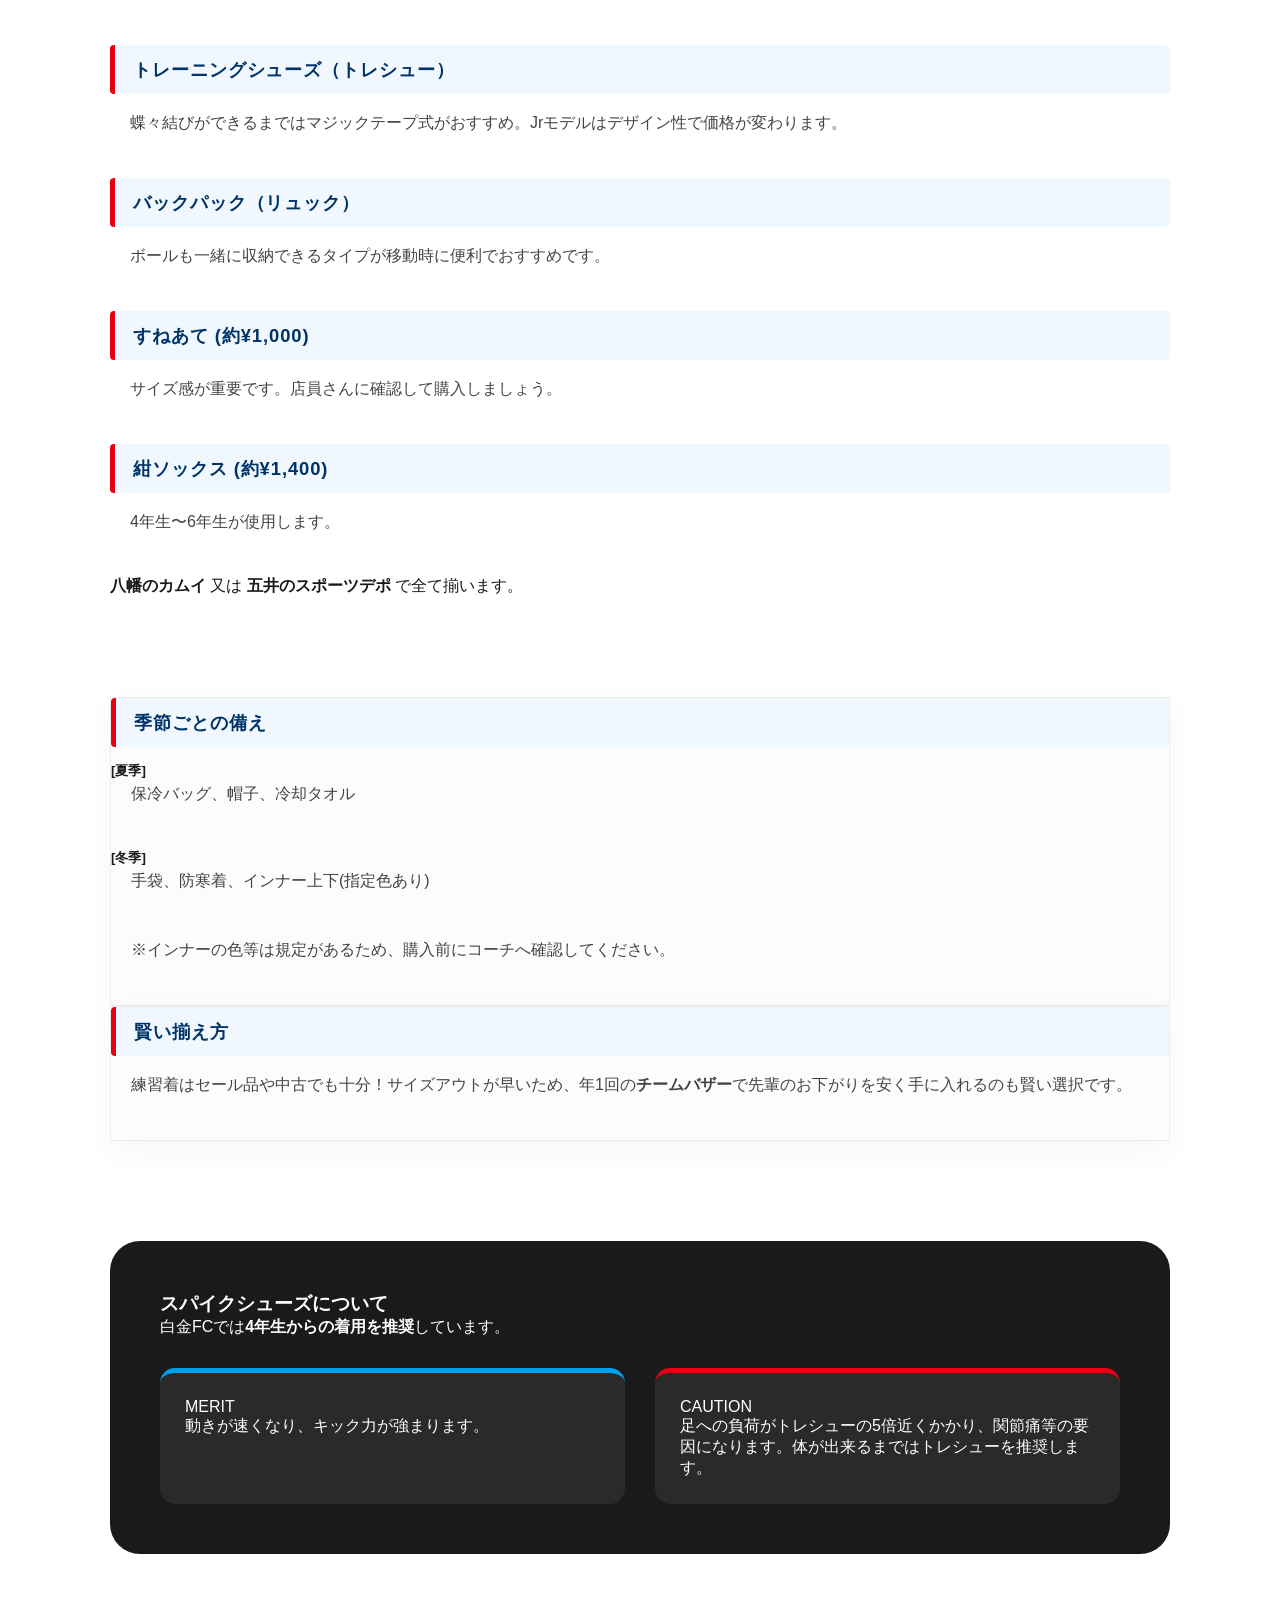
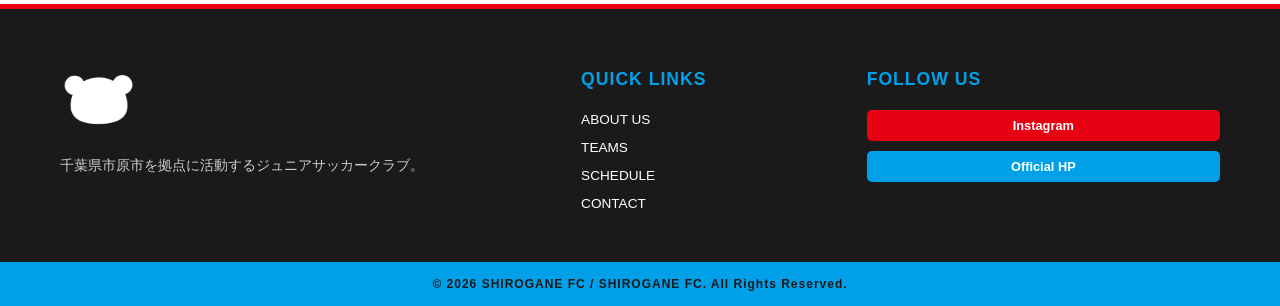
<file: gear_cost.html>
<!DOCTYPE html>
<html lang="ja">
<head>
    <meta charset="UTF-8">
    <meta name="viewport" content="width=device-width, initial-scale=1.0">
    <title>SHIROGANE FC | Header Color Update</title>
    <link rel="stylesheet" href="style.css">
</head>
<body>

<header>
    <nav class="nav-container">
        <button class="mobile-menu-btn" id="mobile-menu-btn">
            <span></span><span></span><span></span>
        </button>

        <ul class="nav-links nav-left">
            <li><a href="index.html" class="active">HOME</a></li>
            <li><a href="team_summary.html">ABOUT US</a></li>
            <li><a href="#">TEAMS</a></li>
            <li><a href="javascript:void(0);" onclick="checkScheduleAccess()">SCHEDULE</a></li>
        </ul>

        <div class="header-logo">
            <span class="mobile-site-title">白金Football Club</span>
            <img src="shirogane_panda.png" alt="Panda Logo">
        </div>

        <ul class="nav-links nav-right">
            <li class="mobile-only"><a href="index.html" class="active">HOME</a></li>
            <li class="mobile-only"><a href="team_summary.html">ABOUT US</a></li>
            <li class="mobile-only"><a href="#">TEAMS</a></li>
            <li class="mobile-only"><a href="javascript:void(0);" onclick="checkScheduleAccess()">SCHEDULE</a></li>
            
            <li><a href="coaches.html">COACHES</a></li>
            <li><a href="#">GALLERY</a></li>
            <li><a href="#">NEWS</a></li>
            <li><a href="#" class="join-btn">JOIN US</a></li>
        </ul>
    </nav>
</header>

<main class="parents-page"> <div class="lang-switch-container container">
        <div class="lang-switch">
            <button onclick="switchLanguage('ja')" id="btn-ja" class="active">JP</button>
            <button onclick="switchLanguage('en')" id="btn-en">EN</button>
        </div>
    </div>

    <section class="gear-hero">
        <div class="color-stripe stripe-blue"></div>
        <div class="color-stripe stripe-red"></div>
        <div class="container hero-content">
            <span class="sub-title">Cost & Equipment Guide</span>
            <div class="lang-ja">
                <h1 class="main-title">サッカーを始める際にかかる費用</h1>
                <div class="hero-message">
                    <p>基本的なことをまとめました。<br>わからないことや困った事があれば、いつでもコーチに相談に来てください。</p>
                </div>
            </div>
            <div class="lang-en" style="display: none;">
                <h1 class="main-title">Initial Costs & Equipment Guide</h1>
                <div class="hero-message">
                    <p>We have summarized the basic costs.<br>If you have any questions or concerns, please feel free to consult a coach at any time.</p>
                </div>
            </div>
        </div>
    </section>

    <div class="container gear-content">
        
        <section class="gear-section fade-in">
            <div class="lang-ja"><h2 class="section-label"><i class="fas fa-coins"></i> 活動費</h2></div>
            <div class="lang-en" style="display: none;"><h2 class="section-label"><i class="fas fa-coins"></i> Activity Fees</h2></div>
            
            <div class="cost-summary-card">
                <div class="cost-item-row">
                    <div class="lang-ja"><span>入会費・年会費</span> <span class="price">¥0</span></div>
                    <div class="lang-en" style="display: none;"><span>Admission & Annual Fee</span> <span class="price">¥0</span></div>
                </div>
                <div class="cost-grid">
                    <div class="cost-box">
                        <div class="lang-ja">
                            <p class="label">選手登録費 (年1回)</p>
                            <p class="val">¥800</p>
                        </div>
                        <div class="lang-en" style="display: none;">
                            <p class="label">Player Registration (Annual)</p>
                            <p class="val">¥800</p>
                        </div>
                    </div>
                    <div class="cost-box">
                        <div class="lang-ja">
                            <p class="label">スポーツ保険 (年1回)</p>
                            <p class="val">¥800</p>
                        </div>
                        <div class="lang-en" style="display: none;">
                            <p class="label">Sports Insurance (Annual)</p>
                            <p class="val">¥800</p>
                        </div>
                    </div>
                    <div class="cost-box highlight">
                        <div class="lang-ja">
                            <p class="label">月会費</p>
                            <p class="val">¥1,500 <span>(年換算 ¥18,000)</span></p>
                        </div>
                        <div class="lang-en" style="display: none;">
                            <p class="label">Monthly Fee</p>
                            <p class="val">¥1,500 <span>(Total ¥18,000/year)</span></p>
                        </div>
                    </div>
                </div>
            </div>
        </section>

        <section class="gear-section fade-in">
            <div class="lang-ja"><h2 class="section-label"><i class="fas fa-tshirt"></i> チーム指定購入物（税込）</h2></div>
            <div class="lang-en" style="display: none;"><h2 class="section-label"><i class="fas fa-tshirt"></i> Team Uniform Items (Tax Incl.)</h2></div>
            
            <div class="gear-grid">
                <div class="gear-card team-only">
                    <div class="gear-info">
                        <div class="lang-ja">
                            <h3>個人ユニフォーム <span>¥5,000</span></h3>
                            <p>練習・練習試合等で使用する、番号・名前入りの一着です。</p>
                        </div>
                        <div class="lang-en" style="display: none;">
                            <h3>Personalized Uniform <span>¥5,000</span></h3>
                            <p>Used for practice and matches. Includes your number and name.</p>
                        </div>
                    </div>
                </div>
                <div class="gear-card team-only">
                    <div class="gear-info">
                        <div class="lang-ja">
                            <h3>黒ゲームパンツ <span>¥1,500</span></h3>
                            <p>全学年共通で使用します。</p>
                        </div>
                        <div class="lang-en" style="display: none;">
                            <h3>Black Game Shorts <span>¥1,500</span></h3>
                            <p>Used by all grade levels.</p>
                        </div>
                    </div>
                </div>
                <div class="gear-card team-only">
                    <div class="gear-info">
                        <div class="lang-ja">
                            <h3>紫ソックス <span>¥850</span></h3>
                            <p>キッズ〜4年生が使用します。</p>
                        </div>
                        <div class="lang-en" style="display: none;">
                            <h3>Purple Socks <span>¥850</span></h3>
                            <p>Used by Pre-K to 4th grade.</p>
                        </div>
                    </div>
                </div>
                <div class="gear-card team-only">
                    <div class="gear-info">
                        <div class="lang-ja">
                            <h3>赤ソックス <span>¥850</span></h3>
                            <p>キッズ〜6年生が使用します。</p>
                        </div>
                        <div class="lang-en" style="display: none;">
                            <h3>Red Socks <span>¥850</span></h3>
                            <p>Used by Pre-K to 6th grade.</p>
                        </div>
                    </div>
                </div>
            </div>
            <div class="lang-ja"><p class="order-note">※随時チームでとりまとめ、メーカーに一括注文いたします。</p></div>
            <div class="lang-en" style="display: none;"><p class="order-note">*The team handles bulk ordering from the manufacturer periodically.</p></div>
        </section>

        <section class="gear-section fade-in">
            <div class="lang-ja"><h2 class="section-label"><i class="fas fa-shopping-cart"></i> その他必須購入物</h2></div>
            <div class="lang-en" style="display: none;"><h2 class="section-label"><i class="fas fa-shopping-cart"></i> Other Required Items</h2></div>
            
            <div class="must-buy-list">
                <div class="must-item">
                    <div class="lang-ja">
                        <h4>4号サッカーボール</h4>
                        <p>メーカーにより品質が異なるので、最初は店員さんに相談しての購入が安心です。</p>
                    </div>
                    <div class="lang-en" style="display: none;">
                        <h4>Size 4 Soccer Ball</h4>
                        <p>Quality varies by brand. It is best to consult shop staff for your first purchase.</p>
                    </div>
                </div>
                <div class="must-item">
                    <div class="lang-ja">
                        <h4>トレーニングシューズ（トレシュー）</h4>
                        <p>蝶々結びができるまではマジックテープ式がおすすめ。Jrモデルはデザイン性で価格が変わります。</p>
                    </div>
                    <div class="lang-en" style="display: none;">
                        <h4>Training Shoes (Turf Shoes)</h4>
                        <p>Velcro straps are recommended until the child can tie laces. Prices vary based on design.</p>
                    </div>
                </div>
                <div class="must-item">
                    <div class="lang-ja">
                        <h4>バックパック（リュック）</h4>
                        <p>ボールも一緒に収納できるタイプが移動時に便利でおすすめです。</p>
                    </div>
                    <div class="lang-en" style="display: none;">
                        <h4>Backpack</h4>
                        <p>A backpack that can hold a soccer ball is highly recommended for convenience.</p>
                    </div>
                </div>
                <div class="must-item">
                    <div class="lang-ja">
                        <h4>すねあて (約¥1,000)</h4>
                        <p>サイズ感が重要です。店員さんに確認して購入しましょう。</p>
                    </div>
                    <div class="lang-en" style="display: none;">
                        <h4>Shin Guards (Approx. ¥1,000)</h4>
                        <p>Size and fit are key. Please check with shop staff before buying.</p>
                    </div>
                </div>
                <div class="must-item">
                    <div class="lang-ja">
                        <h4>紺ソックス (約¥1,400)</h4>
                        <p>4年生〜6年生が使用します。</p>
                    </div>
                    <div class="lang-en" style="display: none;">
                        <h4>Navy Socks (Approx. ¥1,400)</h4>
                        <p>Used by 4th to 6th graders.</p>
                    </div>
                </div>
            </div>
            <div class="shop-info">
                <div class="lang-ja"><p><i class="fas fa-store"></i> <strong>八幡のカムイ</strong> 又は <strong>五井のスポーツデポ</strong> で全て揃います。</p></div>
                <div class="lang-en" style="display: none;"><p><i class="fas fa-store"></i> Items are available at <strong>Kamui (Yawata)</strong> or <strong>Sports DEPO (Goi)</strong>.</p></div>
            </div>
        </section>

        <div class="advice-grid fade-in">
            <div class="advice-card">
                <div class="lang-ja">
                    <h3>季節ごとの備え</h3>
                    <div class="season-flex">
                        <div class="season"><h5>[夏季]</h5><p>保冷バッグ、帽子、冷却タオル</p></div>
                        <div class="season"><h5>[冬季]</h5><p>手袋、防寒着、インナー上下(指定色あり)</p></div>
                    </div>
                    <p class="small-note">※インナーの色等は規定があるため、購入前にコーチへ確認してください。</p>
                </div>
                <div class="lang-en" style="display: none;">
                    <h3>Seasonal Items</h3>
                    <div class="season-flex">
                        <div class="season"><h5>[Summer]</h5><p>Cooler bag, hat, cooling towel</p></div>
                        <div class="season"><h5>[Winter]</h5><p>Gloves, warm wear, base layers (specific colors)</p></div>
                    </div>
                    <p class="small-note">*Base layer colors are regulated; please check with a coach before purchasing.</p>
                </div>
            </div>

            <div class="advice-card">
                <div class="lang-ja">
                    <h3>賢い揃え方</h3>
                    <p>練習着はセール品や中古でも十分！サイズアウトが早いため、年1回の<strong>チームバザー</strong>で先輩のお下がりを安く手に入れるのも賢い選択です。</p>
                </div>
                <div class="lang-en" style="display: none;">
                    <h3>Buying Tips</h3>
                    <p>Sale items or second-hand gear are fine for practice! Since kids grow fast, buying used items at our <strong>Annual Team Bazaar</strong> is a great option.</p>
                </div>
            </div>
        </div>

        <section class="spike-advice fade-in">
            <div class="lang-ja">
                <h3><i class="fas fa-exclamation-triangle"></i> スパイクシューズについて</h3>
                <p>白金FCでは<strong>4年生からの着用を推奨</strong>しています。</p>
            </div>
            <div class="lang-en" style="display: none;">
                <h3><i class="fas fa-exclamation-triangle"></i> Regarding Cleats</h3>
                <p>Shirogane FC recommends wearing cleats <strong>from 4th grade onwards</strong>.</p>
            </div>
            
            <div class="spike-detail">
                <div class="merit">
                    <span>MERIT</span>
                    <div class="lang-ja"><p>動きが速くなり、キック力が強まります。</p></div>
                    <div class="lang-en" style="display: none;"><p>Allows for faster movement and stronger kicks.</p></div>
                </div>
                <div class="demerit">
                    <span>CAUTION</span>
                    <div class="lang-ja"><p>足への負荷がトレシューの5倍近くかかり、関節痛等の要因になります。体が出来るまではトレシューを推奨します。</p></div>
                    <div class="lang-en" style="display: none;"><p>Impact on feet is 5x higher than training shoes, potentially leading to joint pain. We recommend training shoes until the body matures.</p></div>
                </div>
            </div>
        </section>

    </div>
</main>

    <footer class="main-footer">
        <div class="footer-container">
            <div class="footer-info">
                <img src="shirogane_panda.png" alt="Panda Logo" class="footer-logo">
                <p class="footer-text">
                    千葉県市原市を拠点に活動するジュニアサッカークラブ。<br>
                </p>
            </div>

            <div class="footer-links">
                <h3>QUICK LINKS</h3>
                <ul>
                    <li><a href="#">ABOUT US</a></li>
                    <li><a href="#">TEAMS</a></li>
                    <li><a href="#">SCHEDULE</a></li>
                    <li><a href="#">CONTACT</a></li>
                </ul>
            </div>

            <div class="footer-sns">
                <h3>FOLLOW US</h3>
                <div class="sns-icons">
                    <a href="https://www.instagram.com/shiroganefc/" target="_blank" class="sns-link insta">Instagram</a>
                    <a href="https://momonga-net.com/football/hp/shirogane" target="_blank" class="sns-link official">Official HP</a>
                </div>
            </div>
        </div>

        <div class="footer-bottom">
            <p>&copy; 2026 SHIROGANE FC / SHIROGANE FC. All Rights Reserved.</p>
        </div>
    </footer>
    <script src="script.js"></script>
</body>
</html>
</file>
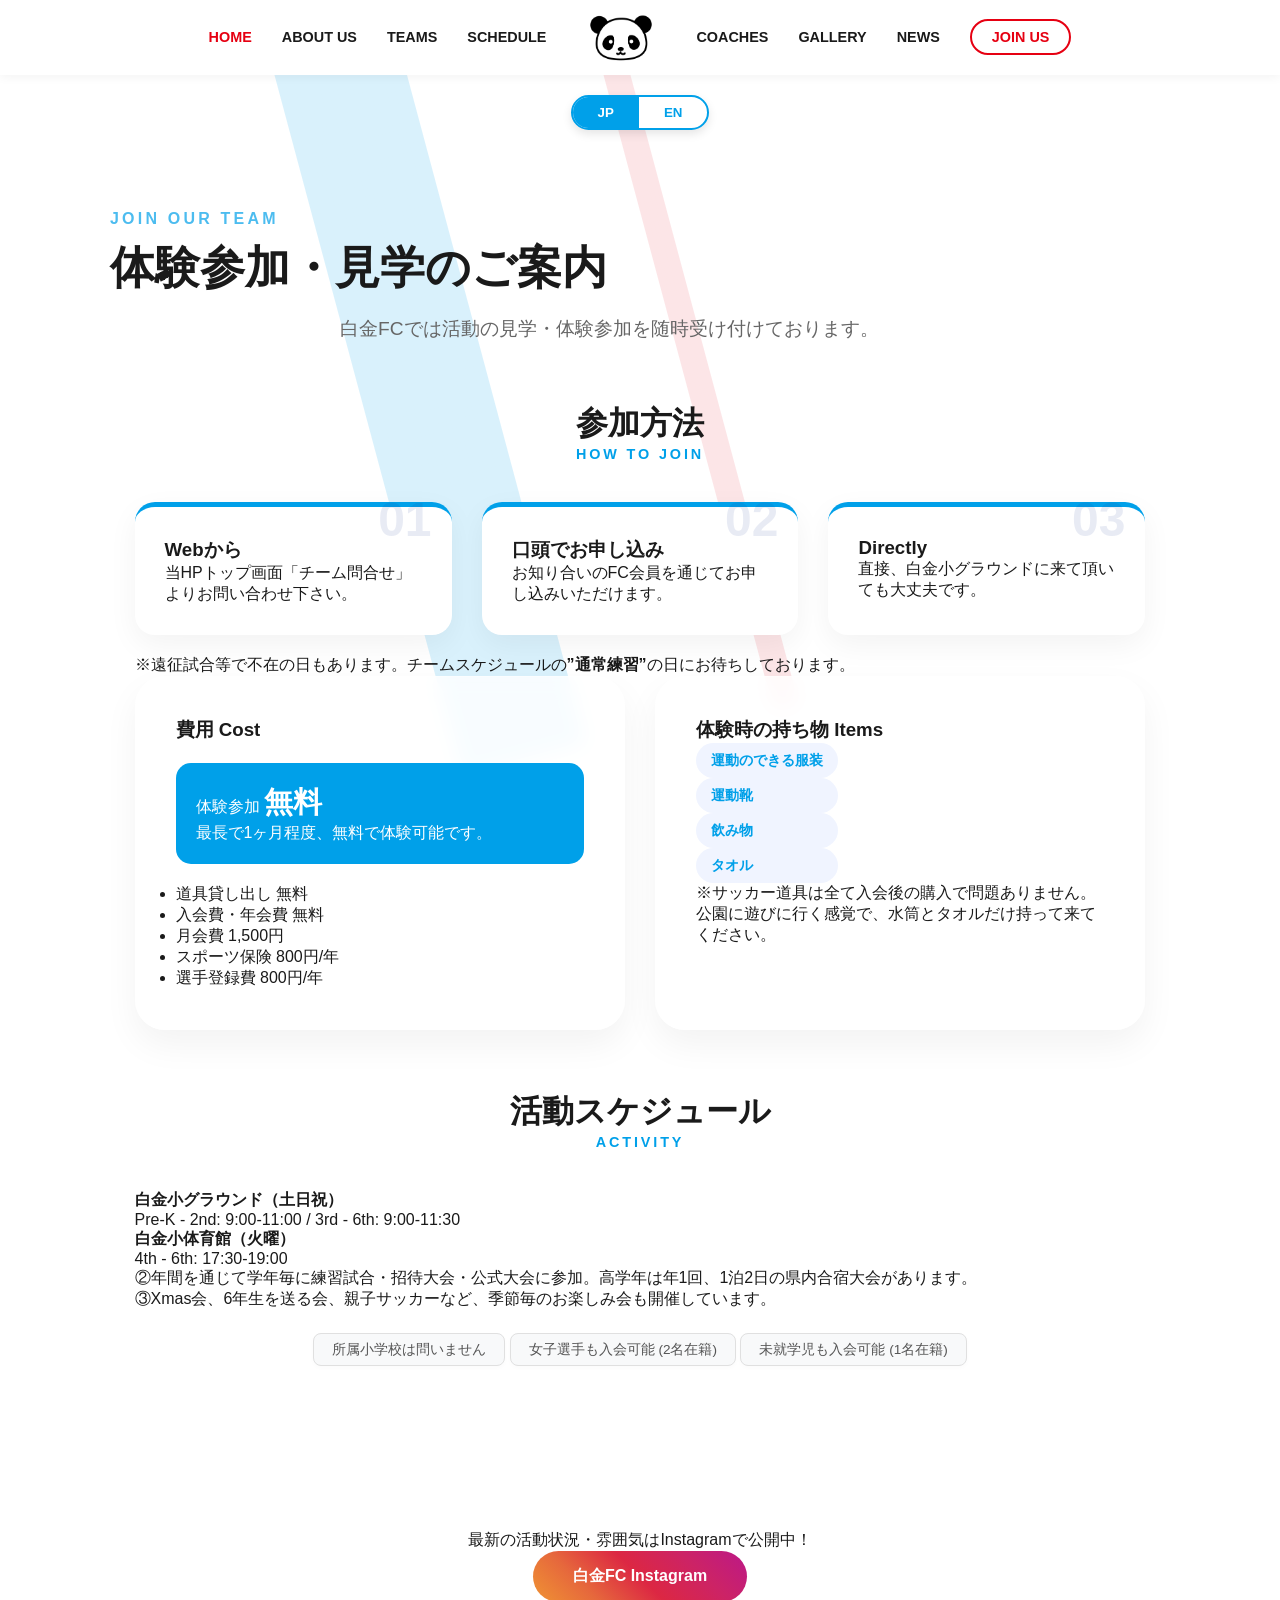
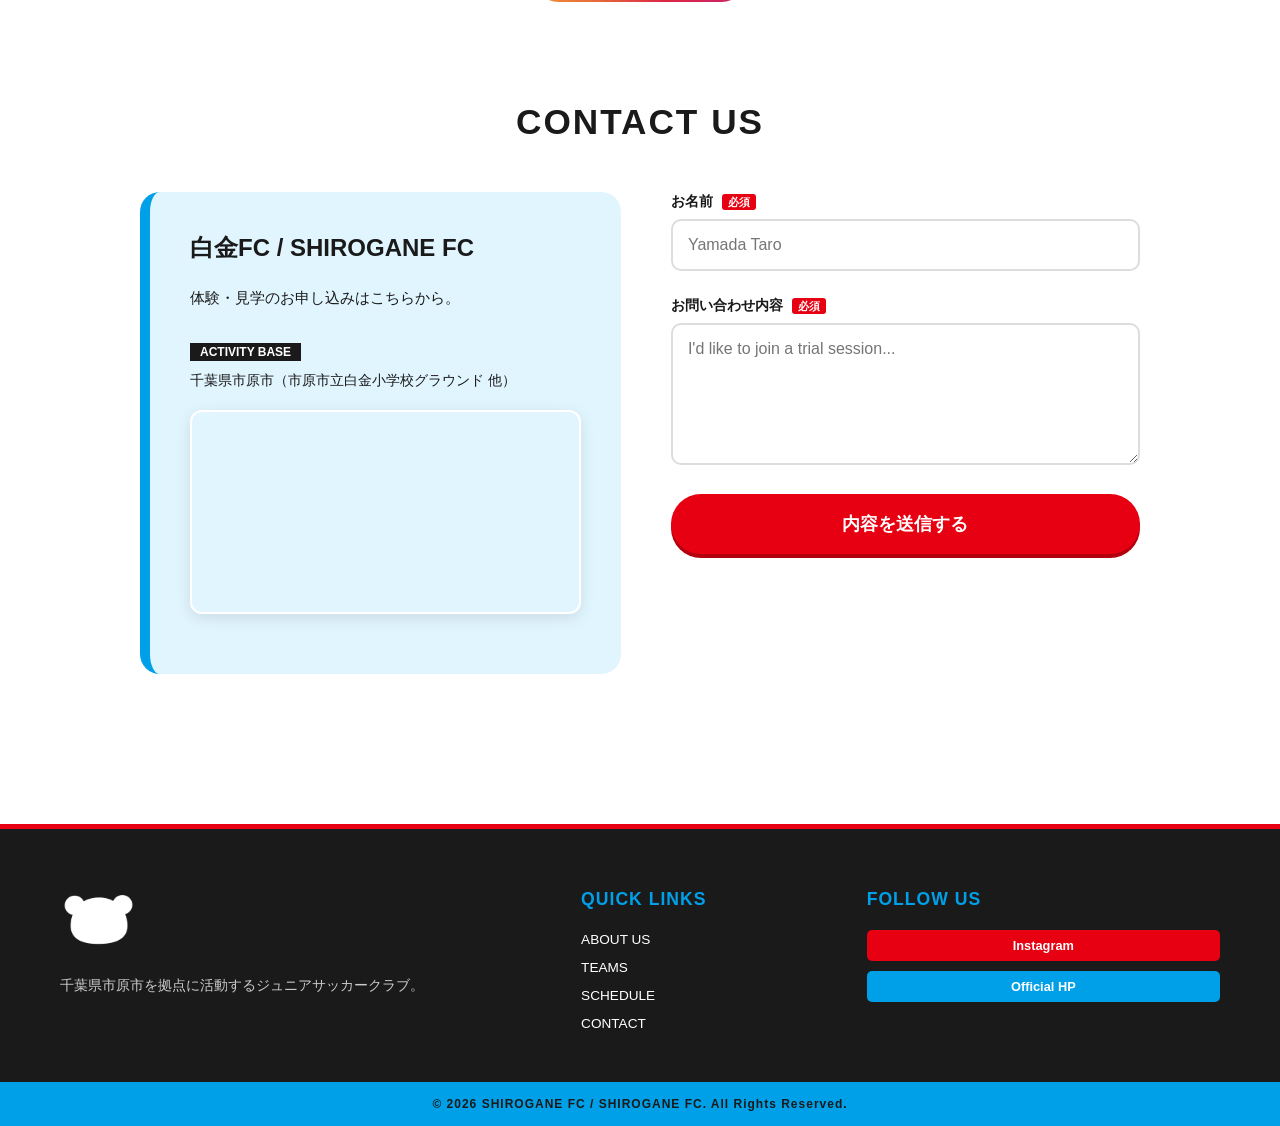
<file: join_us.html>
<!DOCTYPE html>
<html lang="ja">
<head>
    <meta charset="UTF-8">
    <meta name="viewport" content="width=device-width, initial-scale=1.0">
    <title>SHIROGANE FC | Header Color Update</title>
    <link rel="stylesheet" href="style.css">
</head>
<body>

<header>
    <nav class="nav-container">
        <button class="mobile-menu-btn" id="mobile-menu-btn">
            <span></span><span></span><span></span>
        </button>

        <ul class="nav-links nav-left">
            <li><a href="index.html" class="active">HOME</a></li>
            <li><a href="team_summary.html">ABOUT US</a></li>
            <li><a href="#">TEAMS</a></li>
            <li><a href="javascript:void(0);" onclick="checkScheduleAccess()">SCHEDULE</a></li>
        </ul>

        <div class="header-logo">
            <span class="mobile-site-title">白金Football Club</span>
            <img src="shirogane_panda.png" alt="Panda Logo">
        </div>

        <ul class="nav-links nav-right">
            <li class="mobile-only"><a href="index.html" class="active">HOME</a></li>
            <li class="mobile-only"><a href="team_summary.html">ABOUT US</a></li>
            <li class="mobile-only"><a href="#">TEAMS</a></li>
            <li class="mobile-only"><a href="javascript:void(0);" onclick="checkScheduleAccess()">SCHEDULE</a></li>
            
            <li><a href="coaches.html">COACHES</a></li>
            <li><a href="#">GALLERY</a></li>
            <li><a href="#">NEWS</a></li>
            <li><a href="#" class="join-btn">JOIN US</a></li>
        </ul>
    </nav>
</header>

<main>
    <div class="lang-switch-container container">
        <div class="lang-switch">
            <button onclick="switchLanguage('ja')" id="btn-ja" class="active">JP</button>
            <button onclick="switchLanguage('en')" id="btn-en">EN</button>
        </div>
    </div>

    <section class="join-hero">
        <div class="color-stripe stripe-blue"></div>
        <div class="color-stripe stripe-red"></div>
        <div class="container hero-content">
            <div class="lang-ja">
                <span class="sub-title">Join Our Team</span>
                <h1 class="main-title">体験参加・見学のご案内</h1>
                <p class="lead-text">白金FCでは活動の見学・体験参加を随時受け付けております。</p>
            </div>
            <div class="lang-en">
                <span class="sub-title">Join Our Team</span>
                <h1 class="main-title">Trial Session & Visit Guide</h1>
                <p class="lead-text">Shirogane FC welcomes visitors and trial participants at any time.</p>
            </div>
        </div>
    </section>

    <div class="container join-content">
        <section class="info-block fade-in">
            <div class="lang-ja"><h2 class="block-title">参加方法 <span>How to Join</span></h2></div>
            <div class="lang-en"><h2 class="block-title">How to Join <span>Registration</span></h2></div>
            
            <div class="step-grid">
                <div class="step-item">
                    <span class="step-num">01</span>
                    <div class="lang-ja">
                        <h3>Webから</h3>
                        <p>当HPトップ画面「チーム問合せ」よりお問い合わせ下さい。</p>
                    </div>
                    <div class="lang-en">
                        <h3>Via Website</h3>
                        <p>Please contact us through the "Contact Us" form on our homepage.</p>
                    </div>
                </div>
                <div class="step-item">
                    <span class="step-num">02</span>
                    <div class="lang-ja">
                        <h3>口頭でお申し込み</h3>
                        <p>お知り合いのFC会員を通じてお申し込みいただけます。</p>
                    </div>
                    <div class="lang-en">
                        <h3>In Person</h3>
                        <p>You can apply through any current Shirogane FC member you know.</p>
                    </div>
                </div>
                <div class="step-item">
                    <span class="step-num">03</span>
                    <h3>Directly</h3>
                    <div class="lang-ja">
                        <p>直接、白金小グラウンドに来て頂いても大丈夫です。</p>
                    </div>
                    <div class="lang-en">
                        <p>You are welcome to come directly to the Shirogane Elementary School field.</p>
                    </div>
                </div>
            </div>
            <div class="lang-ja">
                <p class="note-text">※遠征試合等で不在の日もあります。チームスケジュールの<strong>”通常練習”</strong>の日にお待ちしております。</p>
            </div>
            <div class="lang-en">
                <p class="note-text">*We may be away for matches. Please check the schedule for <strong>"Regular Practice"</strong> days.</p>
            </div>
        </section>

        <div class="flex-row fade-in">
            <section class="glass-card">
                <div class="lang-ja"><h3>費用 <span>Cost</span></h3></div>
                <div class="lang-en"><h3>Cost <span>Fees</span></h3></div>
                
                <div class="cost-highlight">
                    <div class="lang-ja">
                        <p class="big-text">体験参加 <strong>無料</strong></p>
                        <p>最長で1ヶ月程度、無料で体験可能です。</p>
                    </div>
                    <div class="lang-en">
                        <p class="big-text">Trial Session <strong>Free</strong></p>
                        <p>You can try out for free for up to approximately one month.</p>
                    </div>
                </div>
                <ul class="cost-list">
                    <div class="lang-ja">
                        <li>道具貸し出し <span>無料</span></li>
                        <li>入会費・年会費 <span>無料</span></li>
                        <li>月会費 <span>1,500円</span></li>
                        <li>スポーツ保険 <span>800円/年</span></li>
                        <li>選手登録費 <span>800円/年</span></li>
                    </div>
                    <div class="lang-en">
                        <li>Equipment Rental <span>Free</span></li>
                        <li>Admission/Annual Fee <span>Free</span></li>
                        <li>Monthly Fee <span>1,500 JPY</span></li>
                        <li>Sports Insurance <span>800 JPY/year</span></li>
                        <li>Registration Fee <span>800 JPY/year</span></li>
                    </div>
                </ul>
            </section>

            <section class="glass-card">
                <div class="lang-ja"><h3>体験時の持ち物 <span>Items</span></h3></div>
                <div class="lang-en"><h3>What to Bring <span>Items</span></h3></div>
                
                <ul class="item-tags">
                    <div class="lang-ja">
                        <li>運動のできる服装</li>
                        <li>運動靴</li>
                        <li>飲み物</li>
                        <li>タオル</li>
                    </div>
                    <div class="lang-en">
                        <li>Sports wear</li>
                        <li>Athletic shoes</li>
                        <li>Drink</li>
                        <li>Towel</li>
                    </div>
                </ul>
                <div class="lang-ja">
                    <p class="item-note">※サッカー道具は全て入会後の購入で問題ありません。<br>公園に遊びに行く感覚で、水筒とタオルだけ持って来てください。</p>
                </div>
                <div class="lang-en">
                    <p class="item-note">*No need to buy soccer gear until after joining.<br>Feel free to come as if playing at the park with just a water bottle and towel.</p>
                </div>
            </section>
        </div>

        <section class="info-block schedule-block fade-in">
            <div class="lang-ja"><h2 class="block-title">活動スケジュール <span>Activity</span></h2></div>
            <div class="lang-en"><h2 class="block-title">Activity Schedule <span>Practice</span></h2></div>
            
            <div class="schedule-detail">
                <div class="sch-group">
                    <div class="lang-ja"><h4><i class="fas fa-map-marker-alt"></i> 白金小グラウンド（土日祝）</h4></div>
                    <div class="lang-en"><h4><i class="fas fa-map-marker-alt"></i> Shirogane ES Field (Sat/Sun/Holidays)</h4></div>
                    <p>Pre-K - 2nd: 9:00-11:00 / 3rd - 6th: 9:00-11:30</p>
                </div>
                <div class="sch-group">
                    <div class="lang-ja"><h4><i class="fas fa-university"></i> 白金小体育館（火曜）</h4></div>
                    <div class="lang-en"><h4><i class="fas fa-university"></i> Shirogane ES Gym (Tuesdays)</h4></div>
                    <p>4th - 6th: 17:30-19:00</p>
                </div>
            </div>
            <div class="activity-list">
                <div class="lang-ja">
                    <p>②年間を通じて学年毎に練習試合・招待大会・公式大会に参加。高学年は年1回、1泊2日の県内合宿大会があります。</p>
                    <p>③Xmas会、6年生を送る会、親子サッカーなど、季節毎のお楽しみ会も開催しています。</p>
                </div>
                <div class="lang-en">
                    <p>2. We participate in matches and tournaments throughout the year. Upper grades have a 2-day training camp once a year.</p>
                    <p>3. We hold seasonal events such as Christmas parties, farewell parties for 6th graders, and family soccer days.</p>
                </div>
            </div>
        </section>

        <section class="footer-info fade-in">
            <div class="badge-row">
                <div class="lang-ja">
                    <span class="badge">所属小学校は問いません</span>
                    <span class="badge">女子選手も入会可能 (2名在籍)</span>
                    <span class="badge">未就学児も入会可能 (1名在籍)</span>
                </div>
                </div>
                <div class="lang-en">
                    <span class="badge">Open to students from any school</span>
                    <span class="badge">Girls are welcome (2 enrolled as of 4/23)</span>
                    <span class="badge">Pre-schoolers welcome (1 enrolled as of 4/23)</span>
                </div>
            </div>
            <div class="insta-invite">
                <div class="lang-ja"><p>最新の活動状況・雰囲気はInstagramで公開中！</p></div>
                <div class="lang-en"><p>Check our latest activities and atmosphere on Instagram!</p></div>
                <a href="https://www.instagram.com/shiroganefc_official/" class="insta-btn" target="_blank">
                    <i class="fab fa-instagram"></i> 白金FC Instagram
                </a>
            </div>
        </section>
    </div>

    <section class="contact-section">
        <div class="contact-container">
            <h2 class="section-title">CONTACT <span class="txt-red">US</span></h2>
            <div class="contact-wrapper">
                <div class="contact-info">
                    <div class="info-box">
                        <h3>白金FC / SHIROGANE FC</h3>
                        <div class="lang-ja"><p class="info-lead">体験・見学のお申し込みはこちらから。</p></div>
                        <div class="lang-en"><p class="info-lead">Sign up for trial sessions or visits here.</p></div>
                        
                        <div class="location-details">
                            <div class="detail-item">
                                <span class="detail-label">ACTIVITY BASE</span>
                                <div class="lang-ja"><p>千葉県市原市（市原市立白金小学校グラウンド 他）</p></div>
                                <div class="lang-en"><p>Ichihara City, Chiba (Shirogane ES Field, etc.)</p></div>
                            </div>
                            <div class="map-container">
                                <iframe src="https://www.google.com/maps/embed?pb=!1m18!1m12!1m3!1d3251.482811342654!2d140.08940827627448!3d35.4173859441113!2m3!1f0!2f0!3f0!3m2!1i1024!2i768!4f13.1!3m3!1m2!1s0x601878d655f4581f%3A0x633d71249b6574f2!2z5biC5Y6f5biC56uL55m96YeR5bCP5a2m5qCh!5e0!3m2!1sja!2sjp!4v1710000000000!5m2!1sja!2sjp" width="100%" height="200" style="border:0;" allowfullscreen="" loading="lazy"></iframe>
                            </div>
                        </div>
                    </div>
                </div>
                <div class="form-container">
                    <form id="contact-form">
                        <div class="form-group">
                            <div class="lang-ja"><label for="name">お名前 <span class="required">必須</span></label></div>
                            <div class="lang-en"><label for="name">Name <span class="required">Required</span></label></div>
                            <input type="text" id="name" name="お名前" placeholder="Yamada Taro" required>
                        </div>
                        <div class="form-group">
                            <div class="lang-ja"><label for="message">お問い合わせ内容 <span class="required">必須</span></label></div>
                            <div class="lang-en"><label for="message">Message <span class="required">Required</span></label></div>
                            <textarea id="message" name="お問い合わせ内容" rows="6" placeholder="I'd like to join a trial session..." required></textarea>
                        </div>
                        <div class="lang-ja"><button type="submit" id="submit-btn" class="submit-btn">内容を送信する</button></div>
                        <div class="lang-en"><button type="submit" id="submit-btn-en" class="submit-btn">Send Message</button></div>
                        <p id="form-status" class="form-status"></p>
                    </form>
                </div>
            </div>
        </div>
    </section>
</main>

    <footer class="main-footer">
        <div class="footer-container">
            <div class="footer-info">
                <img src="shirogane_panda.png" alt="Panda Logo" class="footer-logo">
                <p class="footer-text">
                    千葉県市原市を拠点に活動するジュニアサッカークラブ。<br>
                </p>
            </div>

            <div class="footer-links">
                <h3>QUICK LINKS</h3>
                <ul>
                    <li><a href="#">ABOUT US</a></li>
                    <li><a href="#">TEAMS</a></li>
                    <li><a href="#">SCHEDULE</a></li>
                    <li><a href="#">CONTACT</a></li>
                </ul>
            </div>

            <div class="footer-sns">
                <h3>FOLLOW US</h3>
                <div class="sns-icons">
                    <a href="https://www.instagram.com/shiroganefc/" target="_blank" class="sns-link insta">Instagram</a>
                    <a href="https://momonga-net.com/football/hp/shirogane" target="_blank" class="sns-link official">Official HP</a>
                </div>
            </div>
        </div>

        <div class="footer-bottom">
            <p>&copy; 2026 SHIROGANE FC / SHIROGANE FC. All Rights Reserved.</p>
        </div>
    </footer>
    <script src="script.js"></script>
</body>
</html>
</file>
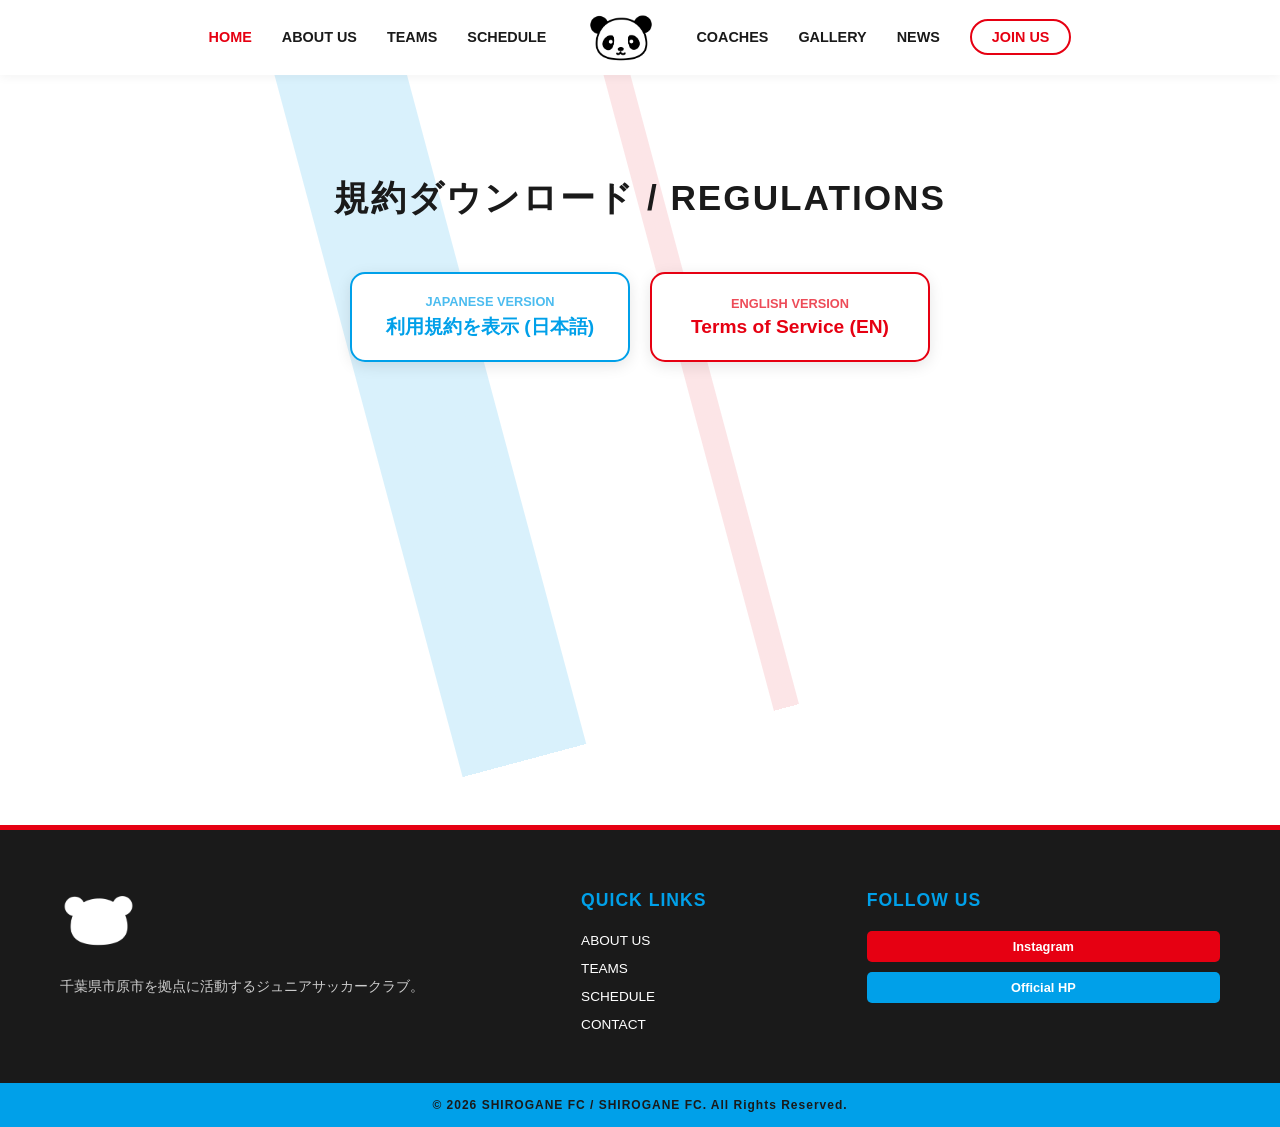
<file: policy.html>
<!DOCTYPE html>
<html lang="ja">
<head>
    <meta charset="UTF-8">
    <meta name="viewport" content="width=device-width, initial-scale=1.0">
    <title>SHIROGANE FC | Header Color Update</title>
    <link rel="stylesheet" href="style.css">
</head>
<body>

<header>
    <nav class="nav-container">
        <button class="mobile-menu-btn" id="mobile-menu-btn">
            <span></span><span></span><span></span>
        </button>

        <ul class="nav-links nav-left">
            <li><a href="index.html" class="active">HOME</a></li>
            <li><a href="team_summary.html">ABOUT US</a></li>
            <li><a href="#">TEAMS</a></li>
            <li><a href="javascript:void(0);" onclick="checkScheduleAccess()">SCHEDULE</a></li>
        </ul>

        <div class="header-logo">
            <span class="mobile-site-title">白金Football Club</span>
            <img src="shirogane_panda.png" alt="Panda Logo">
        </div>

        <ul class="nav-links nav-right">
            <li class="mobile-only"><a href="index.html" class="active">HOME</a></li>
            <li class="mobile-only"><a href="team_summary.html">ABOUT US</a></li>
            <li class="mobile-only"><a href="#">TEAMS</a></li>
            <li class="mobile-only"><a href="javascript:void(0);" onclick="checkScheduleAccess()">SCHEDULE</a></li>
            
            <li><a href="coaches.html">COACHES</a></li>
            <li><a href="#">GALLERY</a></li>
            <li><a href="#">NEWS</a></li>
            <li><a href="#" class="join-btn">JOIN US</a></li>
        </ul>
    </nav>
</header>

<main>
    <div class="color-stripe stripe-blue"></div>
    <div class="color-stripe stripe-red"></div>

    <section class="download-section">
        <h2 class="section-title">規約ダウンロード <span>/ Regulations</span></h2>
        
        <div class="download-grid">
            <a href="assets/pdf/regulations-jp.pdf" class="download-btn btn-jp" target="_blank">
                <span class="sub-title">Japanese Version</span>
                <span class="main-title">利用規約を表示 (日本語)</span>
            </a>

            <a href="assets/pdf/regulations-en.pdf" class="download-btn btn-en" target="_blank">
                <span class="sub-title">English Version</span>
                <span class="main-title">Terms of Service (EN)</span>
            </a>
        </div>
    </section>
</main>

    <footer class="main-footer">
        <div class="footer-container">
            <div class="footer-info">
                <img src="shirogane_panda.png" alt="Panda Logo" class="footer-logo">
                <p class="footer-text">
                    千葉県市原市を拠点に活動するジュニアサッカークラブ。<br>
                </p>
            </div>

            <div class="footer-links">
                <h3>QUICK LINKS</h3>
                <ul>
                    <li><a href="#">ABOUT US</a></li>
                    <li><a href="#">TEAMS</a></li>
                    <li><a href="#">SCHEDULE</a></li>
                    <li><a href="#">CONTACT</a></li>
                </ul>
            </div>

            <div class="footer-sns">
                <h3>FOLLOW US</h3>
                <div class="sns-icons">
                    <a href="https://www.instagram.com/shiroganefc/" target="_blank" class="sns-link insta">Instagram</a>
                    <a href="https://momonga-net.com/football/hp/shirogane" target="_blank" class="sns-link official">Official HP</a>
                </div>
            </div>
        </div>

        <div class="footer-bottom">
            <p>&copy; 2026 SHIROGANE FC / SHIROGANE FC. All Rights Reserved.</p>
        </div>
    </footer>
    <script src="script.js"></script>
</body>
</html>
</file>
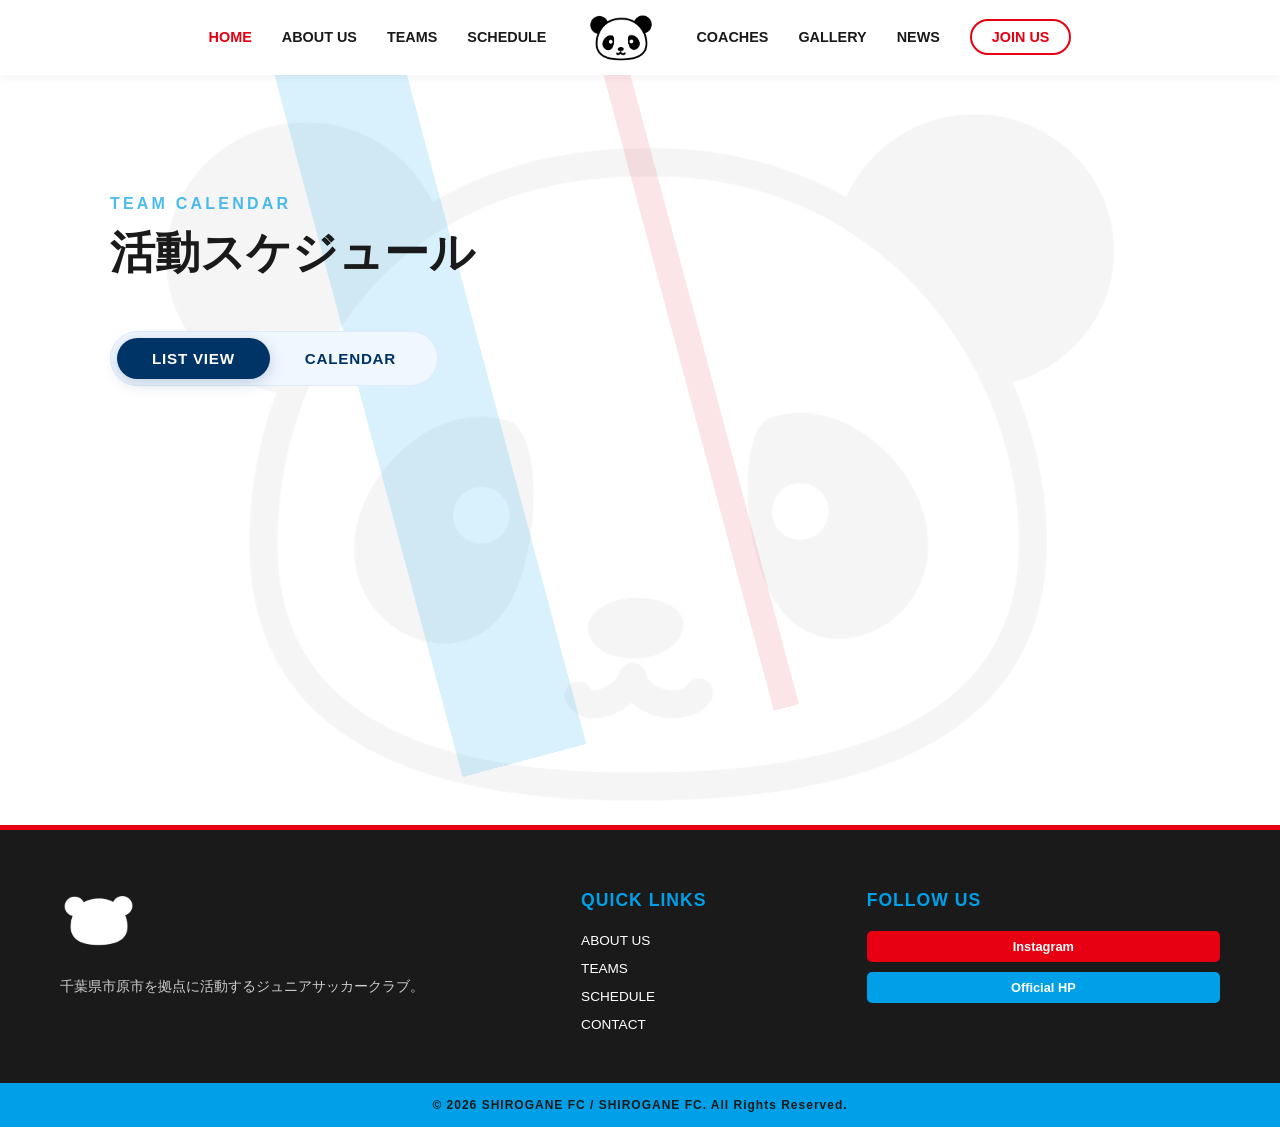
<file: schedule.html>
<!DOCTYPE html>
<html lang="ja">
<head>
    <meta charset="UTF-8">
    <meta name="viewport" content="width=device-width, initial-scale=1.0">
    <title>SHIROGANE FC | Header Color Update</title>
    <link rel="stylesheet" href="style.css">
</head>
<body class="parents-page">

<header>
    <nav class="nav-container">
        <button class="mobile-menu-btn" id="mobile-menu-btn">
            <span></span><span></span><span></span>
        </button>

        <ul class="nav-links nav-left">
            <li><a href="index.html" class="active">HOME</a></li>
            <li><a href="team_summary.html">ABOUT US</a></li>
            <li><a href="#">TEAMS</a></li>
            <li><a href="javascript:void(0);" onclick="checkScheduleAccess()">SCHEDULE</a></li>
        </ul>

        <div class="header-logo">
            <span class="mobile-site-title">白金Football Club</span>
            <img src="shirogane_panda.png" alt="Panda Logo">
        </div>

        <ul class="nav-links nav-right">
            <li class="mobile-only"><a href="index.html" class="active">HOME</a></li>
            <li class="mobile-only"><a href="team_summary.html">ABOUT US</a></li>
            <li class="mobile-only"><a href="#">TEAMS</a></li>
            <li class="mobile-only"><a href="javascript:void(0);" onclick="checkScheduleAccess()">SCHEDULE</a></li>
            
            <li><a href="coaches.html">COACHES</a></li>
            <li><a href="#">GALLERY</a></li>
            <li><a href="#">NEWS</a></li>
            <li><a href="#" class="join-btn">JOIN US</a></li>
        </ul>
    </nav>
</header>

<main>
    <section class="schedule-hero">
        <div class="color-stripe stripe-blue"></div>
        <div class="color-stripe stripe-red"></div>
        <div class="container hero-content">
            <span class="sub-title">TEAM CALENDAR</span>
            <h1 class="main-title">活動スケジュール</h1>
                <div class="schedule-tab-switch">
                    <button onclick="toggleView('list')" id="tab-list" class="active">LIST VIEW</button>
                    <button onclick="toggleView('cal')" id="tab-cal">CALENDAR</button>
                </div>
        </div>
</section>

    <div id="schedule-list-view">
        <table class="schedule-table">
            <tbody id="schedule-body"></tbody>
        </table>
    </div>

    <div id="schedule-calendar-view" style="display: none;">
        <div class="calendar-header">
            <h3 id="current-month-display">2026年 3月</h3>
        </div>
        <div id="calendar-grid">
            </div>
    </div>
</main>

<div id="schedule-modal" class="modal-overlay">
    <div class="modal-content">
        <button class="modal-close" id="modal-close-btn">&times;</button>
        <div class="modal-header">
            <div id="modal-date-badge" class="td-date" style="width: auto; display: inline-block; border-radius: 8px; padding: 5px 15px;">3/11(水)</div>
            <h2 id="modal-title"></h2>
        </div>
            <div class="modal-body">
                <div class="modal-info-row">
                    <p id="modal-time"></p>
                </div>
                <div class="modal-info-row">
                    <p id="modal-target" style="font-weight: bold; color: #003366;"></p>
                </div>
                <div class="modal-info-row">
                    <p id="modal-location"></p>
                </div>
                <div class="modal-info-row detail-text">
                    <p id="modal-message"></p>
                </div>
            </div>

    </div>
</div>

    <footer class="main-footer">
        <div class="footer-container">
            <div class="footer-info">
                <img src="shirogane_panda.png" alt="Panda Logo" class="footer-logo">
                <p class="footer-text">
                    千葉県市原市を拠点に活動するジュニアサッカークラブ。<br>
                </p>
            </div>

            <div class="footer-links">
                <h3>QUICK LINKS</h3>
                <ul>
                    <li><a href="#">ABOUT US</a></li>
                    <li><a href="#">TEAMS</a></li>
                    <li><a href="#">SCHEDULE</a></li>
                    <li><a href="#">CONTACT</a></li>
                </ul>
            </div>

            <div class="footer-sns">
                <h3>FOLLOW US</h3>
                <div class="sns-icons">
                    <a href="https://www.instagram.com/shiroganefc/" target="_blank" class="sns-link insta">Instagram</a>
                    <a href="https://momonga-net.com/football/hp/shirogane" target="_blank" class="sns-link official">Official HP</a>
                </div>
            </div>
        </div>

        <div class="footer-bottom">
            <p>&copy; 2026 SHIROGANE FC / SHIROGANE FC. All Rights Reserved.</p>
        </div>
    </footer>
    <script src="script.js"></script>
</body>
</html>
</file>
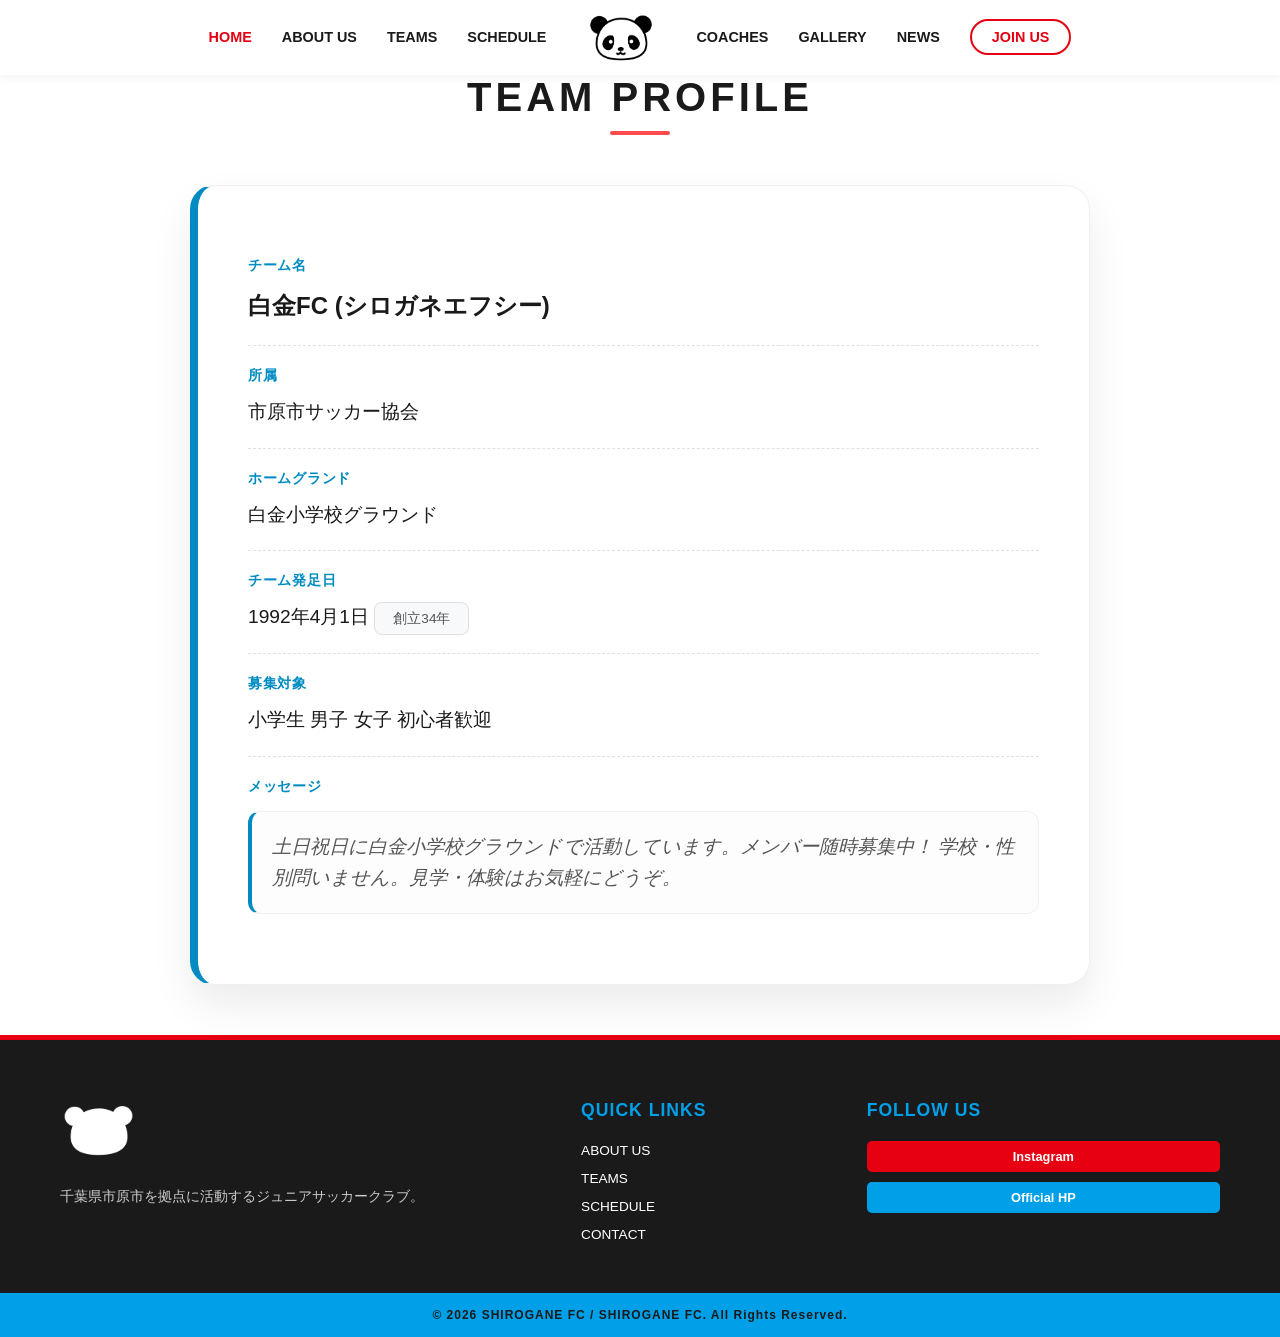
<file: team_summary.html>
<!DOCTYPE html>
<html lang="ja">
<head>
    <meta charset="UTF-8">
    <meta name="viewport" content="width=device-width, initial-scale=1.0">
    <title>SHIROGANE FC | Header Color Update</title>
    <link rel="stylesheet" href="style.css">
</head>
<body>

<header>
    <nav class="nav-container">
        <button class="mobile-menu-btn" id="mobile-menu-btn">
            <span></span><span></span><span></span>
        </button>

        <ul class="nav-links nav-left">
            <li><a href="index.html" class="active">HOME</a></li>
            <li><a href="team_summary.html">ABOUT US</a></li>
            <li><a href="#">TEAMS</a></li>
            <li><a href="javascript:void(0);" onclick="checkScheduleAccess()">SCHEDULE</a></li>
        </ul>

        <div class="header-logo">
            <span class="mobile-site-title">白金Football Club</span>
            <img src="shirogane_panda.png" alt="Panda Logo">
        </div>

        <ul class="nav-links nav-right">
            <li class="mobile-only"><a href="index.html" class="active">HOME</a></li>
            <li class="mobile-only"><a href="team_summary.html">ABOUT US</a></li>
            <li class="mobile-only"><a href="#">TEAMS</a></li>
            <li class="mobile-only"><a href="javascript:void(0);" onclick="checkScheduleAccess()">SCHEDULE</a></li>
            
            <li><a href="coaches.html">COACHES</a></li>
            <li><a href="#">GALLERY</a></li>
            <li><a href="#">NEWS</a></li>
            <li><a href="#" class="join-btn">JOIN US</a></li>
        </ul>
    </nav>
</header>

<main>
        <section class="team-summary-section container fade-in">
            <h2 class="section-title">TEAM <span class="txt-red">PROFILE</span></h2>
            
            <div class="summary-card">
                <div class="summary-grid">
                    <div class="summary-item">
                        <div class="summary-label"><i class="fas fa-users"></i> チーム名</div>
                        <div class="summary-content font-bold">白金FC <span class="ruby">(シロガネエフシー)</span></div>
                    </div>

                    <div class="summary-item">
                        <div class="summary-label"><i class="fas fa-certificate"></i> 所属</div>
                        <div class="summary-content">市原市サッカー協会</div>
                    </div>

                    <div class="summary-item">
                        <div class="summary-label"><i class="fas fa-map-marker-alt"></i> ホームグランド</div>
                        <div class="summary-content">白金小学校グラウンド</div>
                    </div>

                    <div class="summary-item">
                        <div class="summary-label"><i class="fas fa-calendar-alt"></i> チーム発足日</div>
                        <div class="summary-content">1992年4月1日 <span class="badge">創立34年</span></div>
                    </div>

                    <div class="summary-item full-width">
                        <div class="summary-label"><i class="fas fa-check-circle"></i> 募集対象</div>
                        <div class="summary-content tags">
                            <span class="tag">小学生</span>
                            <span class="tag">男子</span>
                            <span class="tag">女子</span>
                            <span class="tag">初心者歓迎</span>
                        </div>
                    </div>

                    <div class="summary-item full-width">
                        <div class="summary-label"><i class="fas fa-comment-dots"></i> メッセージ</div>
                        <div class="summary-content message-text">
                            土日祝日に白金小学校グラウンドで活動しています。メンバー随時募集中！
                            学校・性別問いません。見学・体験はお気軽にどうぞ。
                        </div>
                    </div>
                </div>
            </div>
        </section>
</main>

    <footer class="main-footer">
        <div class="footer-container">
            <div class="footer-info">
                <img src="shirogane_panda.png" alt="Panda Logo" class="footer-logo">
                <p class="footer-text">
                    千葉県市原市を拠点に活動するジュニアサッカークラブ。<br>
                </p>
            </div>

            <div class="footer-links">
                <h3>QUICK LINKS</h3>
                <ul>
                    <li><a href="#">ABOUT US</a></li>
                    <li><a href="#">TEAMS</a></li>
                    <li><a href="#">SCHEDULE</a></li>
                    <li><a href="#">CONTACT</a></li>
                </ul>
            </div>

            <div class="footer-sns">
                <h3>FOLLOW US</h3>
                <div class="sns-icons">
                    <a href="https://www.instagram.com/shiroganefc/" target="_blank" class="sns-link insta">Instagram</a>
                    <a href="https://momonga-net.com/football/hp/shirogane" target="_blank" class="sns-link official">Official HP</a>
                </div>
            </div>
        </div>

        <div class="footer-bottom">
            <p>&copy; 2026 SHIROGANE FC / SHIROGANE FC. All Rights Reserved.</p>
        </div>
    </footer>
    <script src="script.js"></script>
</body>
</html>
</file>
<file: style.css>
/* カラー変数定義（変更なし） */
:root {
    --clr-white: #ffffff;
    --clr-black: #1a1a1a;
    --clr-red: #e60012;     /* 鮮やかな赤 */
    --clr-blue: #00a0e9;    /* 清潔感のある水色 */
    --clr-soft-blue: #e1f5fe; /* 背景用薄い水色 */
}

* { margin: 0; padding: 0; box-sizing: border-box; }

body {
    font-family: 'Arial Black', sans-serif;
    background-color: var(--clr-white);
    color: var(--clr-black);
    overflow-x: hidden;
}

/* ============================================================
   ナビゲーション全体のスタイル
   ============================================================ */

header {
    width: 100%;
    background-color: #fff;
    box-shadow: 0 2px 10px rgba(0,0,0,0.05);
    position: sticky;
    top: 0;
    z-index: 1000;
}

.nav-container {
    display: flex;
    justify-content: center;
    align-items: center;
    gap: 40px; /* メニューとロゴの間の距離 */
    max-width: 1200px;
    margin: 0 auto;
    padding: 10px 20px;
    position: relative;
}

/* --- メニューリストの基本 --- */
.nav-links {
    display: flex;
    align-items: center;
    gap: 30px;
    list-style: none;
    margin: 0;
    padding: 0;
}

.nav-links a {
    text-decoration: none;
    color: var(--clr-black);
    font-weight: 700;
    font-size: 0.9rem;
    transition: color 0.3s ease;
}

.nav-links a:hover,
.nav-links a.active {
    color: var(--clr-red);
}

/**/
/* --- 1. PC表示：スマホ用テキストを隠す --- */
.mobile-site-title {
    display: none; /* PCでは非表示 */
}

/* --- 2. メディアクエリ (スマホ表示時) --- */
@media (max-width: 992px) {
    .header-logo {
        display: flex;
        align-items: center;
        gap: 10px; /* パンダと文字の間の距離 */
    }

    .header-logo img {
        width: 45px; /* テキストが入る分、パンダを少し小さく調整 */
    }

    .mobile-site-title {
        display: block; /* スマホで表示 */
        font-size: 1.1rem;
        font-weight: 800;
        color: var(--clr-black);
        white-space: nowrap; /* 改行させない */
    }
}
/**/

/* --- 中央ロゴのデザイン --- */
.header-logo {
    flex: 0 0 auto;
}

.header-logo img {
    /* ★パンダが巨大化しないようサイズを固定★ */
    width: 70px; 
    height: auto;
    display: block;
}

/* --- JOIN US ボタン --- */
.join-btn {
    border: 2px solid var(--clr-red);
    color: var(--clr-red) !important;
    padding: 8px 20px;
    border-radius: 50px;
    transition: all 0.3s ease !important;
}

.join-btn:hover {
    background-color: var(--clr-red);
    color: #fff !important;
}

/* JOIN US には区切り線を入れない */
.nav-right li a.join-btn {
    border-bottom: 2px solid var(--clr-red) !important; /* 1pxの線を上書き */
}

/*------------------------ PCのヘッダとSFのヘッダの表示切り替え ------------------------*/
/* PC表示（1025px以上など）の設定に追記 */
@media screen and (min-width: 993px) {
    .mobile-only {
        display: none !important;
    }
}

/* スマホ表示（992px以下）の設定を確認・追記 */
@media screen and (max-width: 992px) {
    .nav-left {
        display: none !important; /* 左側メニューを隠す */
    }

    .nav-right .mobile-only {
        display: block !important; /* メニュー内のHOME〜SCHEDULEを表示 */
    }
    
    /* 以前設定した JOIN US の枠線修正を維持 */
    .nav-right li a.join-btn {
        border-bottom: 2px solid var(--clr-red) !important;
    }
}

/* --- ハンバーガーボタン (PCでは隠す) --- */
.mobile-menu-btn {
    display: none; /* デフォルト非表示 */
    flex-direction: column;
    gap: 6px;
    background: none;
    border: none;
    cursor: pointer;
    z-index: 1100;
}

.mobile-menu-btn span {
    display: block;
    width: 28px;
    height: 3px;
    background-color: var(--clr-red);
    transition: 0.3s;
}
/*------------------------ PCのヘッダとSFのヘッダの表示切り替え ------------------------*/

/* ============================================================
   レスポンシブ (992px以下)
   ============================================================ */
@media (max-width: 992px) {
    .nav-container {
        display: flex;
        justify-content: space-between;
        align-items: center;
        padding: 15px 20px;
        width: 100%;
        /* ヘッダー自体も透過させてヒーローに重ねる場合はここを調整 */
        position: relative;
        z-index: 1100;
    }

    .header-logo img {
        width: 55px;
    }

    .nav-left {
        display: none !important;
    }

    .mobile-menu-btn {
        display: flex;
        z-index: 1200; /* メニューより上に配置 */
    }

    /* 【Gorgeous & Elegant】フルスクリーンメニュー設定 */
    .nav-right {
        position: fixed;
        top: 0;
        right: -100%;
        width: 100vw;
        height: 100vh;
        /* 背景を透過させ、ヒーローを透かす */
        background: rgba(255, 255, 255, 0.35); 
        backdrop-filter: blur(15px);
        -webkit-backdrop-filter: blur(15px);
        
        display: flex;
        flex-direction: column;
        justify-content: center;
        align-items: center;
        /* gapを削除し、マージンとボーダーでラインを制御 */
        gap: 0; 
        transition: 0.6s cubic-bezier(0.65, 0, 0.35, 1);
        z-index: 1150;
        padding-top: 60px; /* パンダ画像のための余白 */
    }

    /* 疑似要素でメニュー最上部にパンダ画像を配置 */
    .nav-right::before {
        content: "";
        display: block;
        width: 80px;  /* パンダのサイズ調整 */
        height: 80px;
        background: url('shirogane_panda.png') no-repeat center center / contain;
        margin-bottom: 40px;
    }

    .nav-right.active {
        right: 0;
    }

    /* メニュー項目とラインの設定 */
    .nav-right li {
        width: 80%; /* ラインの長さを調整 */
        text-align: center;
        list-style: none;
    }

    .nav-right li a {
        display: block;
        padding: 15px 0;
        font-size: 1.2rem;
        font-weight: 500;
        letter-spacing: 0.15em;
        color: #333;
        text-decoration: none;
        /* 項目間のライン */
        border-bottom: 1px solid rgba(0, 0, 0, 0.1); 
        transition: color 0.3s;
    }

    /* 最後の項目のラインは消す */
    .nav-right li:last-child a {
        border-bottom: none;
    }

    .nav-right .mobile-only {
        display: block !important;
    }

    /* ハンバーガーボタンのアニメーション */
    .mobile-menu-btn.open span:nth-child(1) { transform: translateY(9px) rotate(45deg); }
    .mobile-menu-btn.open span:nth-child(2) { opacity: 0; }
    .mobile-menu-btn.open span:nth-child(3) { transform: translateY(-9px) rotate(-45deg); }
}

/* === 以下、前回と変更なし === */

/* 背景装飾 */
.color-stripe { position: fixed; top: 0; width: 200%; height: 100vh; z-index: -1; transform: rotate(-15deg) translateY(-20%); }
.stripe-blue { background: linear-gradient(90deg, transparent 40%, var(--clr-blue) 40%, var(--clr-blue) 45%, transparent 45%); opacity: 0.15; left: -50%; }
.stripe-red { background: linear-gradient(90deg, transparent 50%, var(--clr-red) 50%, var(--clr-red) 51%, transparent 51%); opacity: 0.1; left: -45%; }

/* ヒーロースライダー（ケン・バーンズ / 10枚用最適化） */
.hero { 
    position: relative; 
    height: 70vh; 
    display: flex; 
    align-items: center; 
    justify-content: center; 
    overflow: hidden; 
}

.slide { 
    position: absolute; 
    inset: 0; 
    background-size: cover; 
    background-position: center; 
    opacity: 0; 
    z-index: -1; 
    /* 全体の秒数を 12s → 40s に変更 */
    animation: zoomEffect 40s infinite; 
}

/* 各スライドの遅延時間を4秒刻みで設定 */
.slide:nth-child(1)  { animation-delay: 0s; }
.slide:nth-child(2)  { animation-delay: 4s; }
.slide:nth-child(3)  { animation-delay: 8s; }
.slide:nth-child(4)  { animation-delay: 12s; }
.slide:nth-child(5)  { animation-delay: 16s; }
.slide:nth-child(6)  { animation-delay: 20s; }
.slide:nth-child(7)  { animation-delay: 24s; }
.slide:nth-child(8)  { animation-delay: 28s; }
.slide:nth-child(9)  { animation-delay: 32s; }
.slide:nth-child(10) { animation-delay: 36s; }

/* 10枚用のキーフレーム計算 */
@keyframes zoomEffect {
    0% { opacity: 0; transform: scale(1); }
    3% { opacity: 1; }                    /* フェードイン完了（全体の1.2秒） */
    10% { opacity: 1; }                   /* 保持（全体の4秒） */
    13% { opacity: 0; transform: scale(1.1); } /* フェードアウトしながら少し拡大 */
    100% { opacity: 0; }
}/* ヒーローコンテンツ */
.hero-logo-unit { position: relative; margin-bottom: 10px; }
.main-logo-img { width: 100px; filter: drop-shadow(0 0 10px rgba(0,0,0,0.2)); }
.num-2 { position: absolute; bottom: -15px; right: -20px; font-size: 5rem; color: var(--clr-red); font-weight: 900; }
.catch-copy { font-size: 3.5rem; color: var(--clr-red); line-height: 1; }
.txt-black { color: var(--clr-black); }
.club-tag-wrap { margin-top: 10px; }
.club-tag { display: inline-block; background: var(--clr-black); color: var(--clr-white); padding: 5px 20px; font-size: 2rem; }
.city-name { font-size: 1.2rem; letter-spacing: 4px; font-weight: bold; margin-top: 10px; }

/*--------------------------- hero text ---------------------------------*/
/* 共通のアニメーション設定 */
.hero-logo-unit, 
.catch-copy, 
.club-tag-wrap, 
.city-name {
    opacity: 0;
    transform: translateY(-30px);
    animation: slideDownFade 1.2s ease-out forwards;
}

/* 各要素の出現タイミングをずらす（ディレイ設定） */
.hero-logo-unit { animation-delay: 0.3s; }
.catch-copy     { animation-delay: 0.6s; }
.club-tag-wrap  { animation-delay: 0.9s; }
.city-name      { animation-delay: 1.2s; }

/* アニメーションの定義 */
@keyframes slideDownFade {
    0% {
        opacity: 0;
        transform: translateY(-30px);
    }
    100% {
        opacity: 1;
        transform: translateY(0);
    }
}


/*--------------------------- hero text ---------------------------------*/

/*--------------------------- card section ---------------------------------*/
/* カードセクション */
/* --- カードセクション全体（タイトに中央寄せ） --- */
.info-area { 
    display: flex; 
    justify-content: center; 
    gap: 20px; 
    margin: -80px auto 80px; 
    max-width: 1100px; 
    padding: 0 20px;
    position: relative; 
    z-index: 10;
}

/* --- カード単体 --- */
.card { 
    flex: 0 1 340px; 
    min-width: 300px;
    background: #ffffff;
    border-radius: 15px; 
    overflow: hidden; 
    
    /* [Shadowの追加] 柔らかく広がる影を設定 */
    box-shadow: 0 10px 30px rgba(0, 0, 0, 0.1), 
                0 1px 8px rgba(0, 0, 0, 0.05); 
    
    display: flex;
    flex-direction: column;
    transition: all 0.3s cubic-bezier(0.25, 0.8, 0.25, 1); /* アニメーションを滑らかに */
    border-bottom: 6px solid transparent;
    position: relative;
    z-index: 10;
}

/* ホバー時の動きをよりダイナミックに */
.card:hover {
    transform: translateY(-12px); /* 少し高く浮き上がらせる */
    box-shadow: 0 20px 40px rgba(0, 0, 0, 0.2); /* 浮いた分、影を強く濃く */
}

/* 各カードのカラー（ボーダーで表現） */
.card-red { border-bottom-color: var(--clr-red); }
.card-blue { border-bottom-color: var(--clr-blue); }
.card-black { border-bottom-color: var(--clr-black); }

/* --- 内部コンテンツ --- */
.card-content {
    padding: 30px 20px;
    text-align: center;
    position: relative;
}

/* 背景に薄い透かしロゴ */
.card-content::after {
    content: "PANDA";
    position: absolute;
    bottom: -10px; right: -10px;
    font-size: 4rem;
    font-weight: 900;
    color: rgba(0,0,0,0.03);
    z-index: 0;
}

.card-icon {
    font-size: 2.2rem;
    margin-bottom: 15px;
    display: inline-block;
    padding: 10px;
    background: rgba(0,0,0,0.03);
    border-radius: 50%;
}

.card h3 { 
    font-size: 1.15rem; 
    font-weight: 900; 
    margin-bottom: 10px;
    position: relative;
    z-index: 1;
}

.en-sub {
    display: block;
    font-size: 0.75rem;
    opacity: 0.7;
    text-transform: uppercase;
}

.card p {
    font-size: 0.85rem;
    line-height: 1.6;
    margin-bottom: 25px;
    position: relative;
    z-index: 1;
}

/* --- ボタン装飾 --- */
.card-btn {
    display: inline-block;
    padding: 10px 30px;
    border-radius: 25px;
    font-size: 0.8rem;
    font-weight: bold;
    text-decoration: none;
    transition: 0.3s;
    position: relative;
    z-index: 1;
}

/* ボタン配色 */
.card-red .card-btn { background: var(--clr-red); color: #fff; }
.card-blue .card-btn { background: var(--clr-blue); color: #fff; }
.card-black .card-btn { background: var(--clr-black); color: #fff; }

/* 4枚目のカラー定義（グレー系で落ち着いた印象に） */
.card-gray { border-bottom-color: #7f8c8d; }
.card-gray .card-btn { background: #7f8c8d; color: #fff; }

.card-btn:hover {
    filter: brightness(1.2);
    transform: scale(1.05);
}

/* --- 英語説明文のスタイル --- */
.en-desc {
    display: block;          /* 改行して表示 */
    font-size: 0.8rem;      /* 日本語より一回り小さく */
    opacity: 0.5;            /* 透過させてサブ情報を強調 */
    line-height: 1.4;
    margin-top: 8px;         /* 日本語との間に少し隙間を作る */
    font-weight: normal;     /* 細めのウェイトでスッキリと */
    font-family: 'Segoe UI', sans-serif; /* 英語が綺麗に見えるフォント（任意） */
}

/* スマホ表示での微調整（もし文字が詰まりすぎる場合） */
@media (max-width: 768px) {
    .en-desc {
        font-size: 0.8rem;
    }
}

/*--------------------------- card section ---------------------------------*/

/*--------------------- NEWS & SCHEDULE SECTION ----------------------------------------*/
/* NEWS & SCHEDULE SECTION */
.news-schedule-section {
    margin: 100px auto;
}

.news-grid {
    display: grid;
    grid-template-columns: 1fr 1.2fr;
    gap: 40px;
    align-items: start;
}

/* フライヤー掲示枠 */
.flyer-frame {
    background: #fff;
    padding: 15px;
    border: 1px solid #ddd;
    box-shadow: 0 15px 35px rgba(0,0,0,0.1);
    border-radius: 5px;
    position: relative;
    overflow: hidden;
}

.flyer-img {
    width: 100%;
    height: auto;
    display: block;
    border: 1px solid #eee;
}

.flyer-overlay {
    position: absolute;
    bottom: 0; left: 0; right: 0;
    background: rgba(0, 51, 102, 0.85); /* チームブルーの透過 */
    padding: 15px;
    text-align: center;
    transform: translateY(100%);
    transition: transform 0.3s ease;
}

.flyer-frame:hover .flyer-overlay {
    transform: translateY(0);
}

.download-btn-mini {
    color: #fff;
    text-decoration: none;
    font-weight: bold;
    font-size: 0.9rem;
}

/* 年間スケジュール表 */
/* 親要素のグリッド自体を中央に集約する */
.news-grid {
    display: flex;
    justify-content: center; /* 中身を中央寄せにする */
    align-items: flex-start; /* 高さを上に合わせる */
    gap: 40px;               /* フライヤーと表の間の距離（お好みで調整） */
    max-width: 1000px;       /* 全体の最大幅を制限して中央に寄せる */
    margin: 0 auto;          /* 外側の余白をautoにして画面中央へ */
    padding: 0 20px;
}

/* フライヤーコンテナの幅固定 */
.flyer-container {
    flex: 0 0 400px;         /* 幅を400pxに固定して勝手に広がらないようにする */
}

/* 右側のテーブルコンテナ */
.schedule-table-container {
    flex: 1;                 /* 残りのスペースを使う */
    max-width: 480px;        /* 広がりすぎないように制限 */
    /* margin-left: auto; は削除するか、そのままでもOK */
    padding: 30px;
    background-color: #f4faff;
    border-radius: 15px;
}

/* モバイル対応（縦並びにする） */
@media (max-width: 850px) {
    .news-grid {
        flex-direction: column;
        align-items: center;
    }
    .flyer-container {
        flex: 0 0 auto;
        width: 100%;
        max-width: 400px;
    }
}
/* 体験会実績テーブルの調整 */
.annual-table th {
    white-space: nowrap; /* 日付が改行されないように */
    color: #00bfff;     /* 日付をSHIROGANEブルーに */
    width: 140px;       /* 日付部分の幅を固定して揃える */
}

.annual-table td {
    font-weight: 500;
    color: #333;
}

/* 1行目（最新）を少しだけ強調する */
.annual-table tr:first-child td {
    color: #000;
    font-weight: 700;
}

/* お知らせバナーのデザイン */
/* お知らせバナー全体のデザイン */
.schedule-info-banner {
    width: 100%;             /* セクション幅いっぱいに伸ばす */
    background-color: #ffffff; /* 背景を白にしてごちゃつきを消す */
    border-top: 1px solid #eee;    /* 上下に薄い線を引く（お好みで） */
    border-bottom: 1px solid #eee; 
    padding: 20px 0;          /* 上下に余裕を持たせる */
    margin: 20px 0 30px 0;    /* タイトルとグリッドとの間隔 */
    display: block;          /* 横いっぱいに広げる */
}

/* 中のテキストのデザイン */
.schedule-info-banner p {
    margin: 0;
    color: #003366;           /* 可読性重視の濃い青 */
    font-weight: 700;         /* 太め */
    font-size: 1rem;          /* 標準サイズ */
    letter-spacing: 0.03em;   /* モダンな印象に */
    line-height: 1.6;
    max-width: 1200px;        /* 文字自体が横に広がりすぎないように制限 */
    margin: 0 auto;           /* 中央寄せ */
    padding: 0 5%;            /* 両端に少し余白を作る */
}

/*-------------------------- modal ---------------------------*/
/* 画像にマウスを乗せた時にクリックできることを示す */
#flyerTrigger {
    cursor: pointer;
    transition: transform 0.3s ease;
}
#flyerTrigger:hover {
    transform: scale(1.02); /* 少しだけ浮かせる演出 */
}

/* モーダル本体 */
/* モーダル内の画像を最大限大きく表示 */
.modal-content {
    margin: auto;
    display: block;
    
    /* 画面幅に対してのサイズ指定を強化 */
    width: auto;         /* 横幅は自動計算 */
    max-width: 95vw;     /* 画面の横幅(viewport width)の95%まで */
    max-height: 90vh;    /* 画面の高さ(viewport height)の90%まで */
    
    object-fit: contain; /* アスペクト比を維持して収める */
    
    /* 白い枠線が邪魔な場合は 0 にしてください */
    padding: 10px;       /* 枠の内側の余白 */
    background: #fff;    /* 枠の色 */
    border-radius: 10px;
    
    box-shadow: 0 0 50px rgba(0,0,0,0.8);
    animation: zoom 0.3s ease-out;
}

/* モーダル背景の配置を確実に中央にする */
/* モーダル背景の配置を確実に中央にする */
.modal {
    position: fixed;    /* 画面に対して固定 */
    z-index: 9999;      /* 最前面に */
    left: 0;
    top: 0;
    width: 100%;
    height: 100%;
    background-color: rgba(0, 0, 0, 0.95);
    
    /* 中央揃えの設定（JSで表示する際に有効になります） */
    display: none;      /* ★ここが最重要：初期状態は必ず none にする */
    justify-content: center;
    align-items: center;
}

@keyframes zoom {
    from {transform: scale(0.7); opacity: 0;}
    to {transform: scale(1); opacity: 1;}
}

/* 閉じるボタン */
.modal-close {
    position: absolute;
    top: 20px;
    right: 35px;
    color: #fff;
    font-size: 40px;
    font-weight: bold;
    cursor: pointer;
}
/*-------------------------- modal ---------------------------*/
/*--------------------- NEWS & SCHEDULE SECTION ----------------------------------------*/

/*-------------------- 外部リンクセクション --------------------*/
/* --- セクションタイトル：他と完全に統一 --- */
/* --- 外部リンクカードの角丸を強制適用 --- */
.link-card {
    display: block !important;
    border-radius: 20px !important; /* 角丸のサイズ */
    overflow: hidden !important;    /* ★これが最重要：中身の角を切り落とします★ */
    isolation: isolate;             /* ブラウザのレンダリングバグを防ぎ、確実に角を丸めます */
    
    /* 背景との境界をはっきりさせる */
    border: none !important;
    background-color: #fff !important;
    
    /* ホバー演出 */
    transition: transform 0.3s ease, box-shadow 0.3s ease !important;
}

/* Instagramのヘッダーも角丸に合わせる（念のため） */
.insta-header {
    border-top-left-radius: 20px !important;
    border-top-right-radius: 20px !important;
}

/* 公式HPパネルも角丸に合わせる（念のため） */
.official-frame-panel {
    border-radius: 20px !important;
}
.section-title {
    text-align: center !important;
    width: 100%;
    margin: 0 auto 50px;
    font-size: 2.2rem;
    color: var(--clr-black);
    letter-spacing: 2px;
    text-transform: uppercase;
}

/* --- カードグリッド：タイトな幅に固定 --- */
.dual-card-grid {
    display: flex;
    justify-content: center;
    gap: 40px;
    max-width: 900px; /* タイトな幅を維持 */
    margin: 0 auto;
}

.link-card {
    flex: 0 0 380px; /* 幅を380pxで固定 */
    background: #fff;
    border-radius: 20px;
    overflow: hidden;
    box-shadow: 0 20px 50px rgba(0,0,0,0.15);
    transition: all 0.4s ease;
    display: flex; /* 内部要素を縦に並べる */
    flex-direction: column;
}

/* --- パネル高さ：画像全体が見えるよう650pxへ拡大 --- */
.insta-frame-panel, 
.official-frame-panel {
    height: 650px; /* さらに少し高くして全身をカバー */
    background: #fff;
    display: flex;
    justify-content: center;
    align-items: center;
    position: relative;
    overflow: hidden; /* <img>がはみ出さないように */
}

/* --- Instagramヘッダー：★インスタ風グラデーションに更新★ --- */
.insta-header {
    padding: 12px 15px;
    display: flex;
    justify-content: space-between; /* 左右に振り分け */
    align-items: center;
    border-bottom: 1px solid #efefef;
    
    /* インスタ風グラデーション（赤ベース） */
    background: linear-gradient(45deg, #f09433 0%, #e6683c 25%, #dc2743 50%, #cc2366 75%, #bc1888 100%);
    color: #fff; /* テキストを白に */
}

.insta-header-left {
    display: flex;
    align-items: center;
    gap: 10px;
}

.insta-user-icon { 
    width: 32px; height: 32px; 
    background: rgba(255,255,255,0.2); /* 半透明の白背景 */
    border-radius: 50%; 
    display: flex; 
    justify-content: center; 
    align-items: center; 
    font-size: 14px; 
    color: #fff;
}

.insta-user-name { font-size: 14px; font-weight: bold; color: #fff; }
.insta-header-right { font-weight: bold; color: rgba(255,255,255,0.8); cursor: pointer; font-size: 1.2rem; }

/* ★<img>タグ専用の設定★ */
.insta-main-img-tag {
    width: 100%;       /* 幅を枠いっぱいに */
    flex-grow: 1;     /* ヘッダーとフッター以外の隙間すべてに広げる */
    object-fit: cover; /* 縦横比を保ちつつ、枠に合わせて切り抜く */
    object-position: center top; /* イラストの上部（顔）を優先して表示 */
}

.insta-footer { padding: 15px; border-top: 1px solid #efefef; background: #fff; }
.insta-icons { font-size: 1.4rem; margin-bottom: 5px; }
.insta-likes { font-size: 0.9rem; font-weight: bold; }

/* Instagram フッターの下部も角丸に合わせる */
.insta-footer {
    border-bottom-left-radius: 20px !important;
    border-bottom-right-radius: 20px !important;
    background-color: #fff !important;
    /* 背景が透過して角が見えないのを防ぐ */
}

/* 念のため、中のパネル全体にも角丸を適用 */
.insta-frame-panel {
    border-radius: 20px !important;
}

/* 2セクション用　メディアクエリ -----------------------------------------------------*/
@media (max-width: 992px) {
    /* --- 1. ヒーロー下のカード（.info-area）の修正 --- */
    .info-area {
        display: flex;
        flex-direction: column !important; /* 直接縦に並べる */
        align-items: center; /* 中央に寄せる */
        gap: 20px;
        padding: 40px 20px;
        width: 100%;
        box-sizing: border-box; /* 隙間（パディング）を幅に含める */
    }

    .info-area .card {
        width: 100% !important; /* 幅をいっぱいにする */
        max-width: 380px; /* タイトな幅に制限 */
        margin: 0 auto; /* 中央配置 */
    }
}

@media (max-width: 992px) {
    /* --- 外部リンクセクションの高さと画像切れを修正 --- */
    .dual-card-grid {
        display: flex;
        flex-direction: column;
        align-items: center;
        gap: 40px; /* カード同士の隙間を少し広げてゆとりを出す */
    }
}

@media (max-width: 992px) {
    /* --- 外部リンクセクションの制限解除 --- */
    .link-card {
        width: 100% !important;
        max-width: 380px !important;
        height: auto !important; /* ★カード自体の高さ制限を完全に解除 */
        min-height: min-content; /* 中身に合わせて最小高さを確保 */
        overflow: visible !important; /* ★中身がはみ出さないようカットしていたのを解除 */
    }

.insta-frame-panel {
        height: auto !important; /* 固定を解除して中身に合わせる */
        min-height: 600px !important; 
        display: flex !important;
        flex-direction: column !important;
        background: #fff;
    }

    /* 白枠フレーム本体 */
    .insta-frame-v2 {
        height: auto !important;
        display: flex;
        flex-direction: column;
    }

    /* ★画像タグの修正：余白を消してフィットさせる★ */
    .insta-main-img-tag {
        width: 100% !important;
        height: auto !important; /* 高さを画像本来の比率に任せる */
        max-height: 550px !important; /* 縦に伸びすぎないよう制限 */
        object-fit: cover !important; /* 余白を出さずに枠を埋める */
        object-position: top center !important; /* 顔を優先 */
        display: block;
    }

    /* フッター：画像にピタッと吸い付くように */
    .insta-footer {
        padding: 12px 15px !important;
        background: #fff;
        margin-top: -2px; /* わずかな隙間も解消 */
    }

    /* 公式HPパネルも同様に高さを確保 */
    .official-frame-panel {
        height: 480px !important;
        min-height: 480px !important;
    }
}


/* オーバーレイを少し暗くしてボタンを際立たせる */
.visual-overlay {
    background: rgba(0, 0, 0, 0.2); /* 最初はうっすら */
    display: flex;
    align-items: center;
    justify-content: center;
    transition: background 0.3s ease;
}

/* カード全体にホバーした時、背景をもう少し暗く */
.link-card:hover .visual-overlay {
    background: rgba(0, 0, 0, 0.4);
}

/* OFFICIAL SITE ボタンのデザイン */
.official-site-button {
    display: flex;
    align-items: center;
    gap: 10px;
    padding: 12px 25px;
    background: #00bfff; /* SHIROGANEブルー */
    color: #ffffff;
    font-weight: 800;
    font-size: 0.9rem;
    letter-spacing: 0.05em;
    border-radius: 50px;
    box-shadow: 0 4px 15px rgba(0, 0, 0, 0.3);
    transition: all 0.3s ease;
    border: 2px solid rgba(255, 255, 255, 0.3);
}

/* ホバー時にボタンを強調 */
.link-card:hover .official-site-button {
    transform: scale(1.1);
    background: #00ccff;
    box-shadow: 0 6px 20px rgba(0, 191, 255, 0.5);
}

.official-site-button i {
    font-size: 0.8rem;
}

/* カード（aタグ）自体にかかっている線を消す */
.link-card {
    text-decoration: none !important;
}

/* 2セクション用　メディアクエリ -----------------------------------------------------*/

/* 公式HP用設定 */
.official-frame-panel { background-size: cover; background-position: center; width: 100%; height: 100%; }
/*-------------------- 外部リンクセクション --------------------*/

/* ギャラリー全体のレイアウト調整 */
.gallery-container {
    max-width: 1200px; /* 少し幅を広げて迫力を出す */
    margin: 0 auto;
}

.irregular-grid {
    display: grid;
    grid-template-columns: repeat(4, 1fr);
    grid-auto-rows: 160px;
    gap: 15px;
    /* ↓ これを追加：隙間を自動で埋める設定 */
    grid-auto-flow: dense; 
}

/* アイテム自体の高さを100%にして、枠いっぱいに広がるようにします */
.grid-item {
    position: relative;
    overflow: hidden;
    border-radius: 10px;
    background-color: #eee;
    border: 4px solid var(--clr-white);
    box-shadow: 0 10px 20px rgba(0,0,0,0.1);
    transition: transform 0.4s ease, box-shadow 0.4s ease;
    /* ↓ 追加：親のグリッドセルの高さに合わせる */
    height: 100%; 
    width: 100%;
}

/*--------------------------------------------------------------------------*/
/* 外部リンクセクション全体の調整 */
.external-links {
    /* 上のセクション（NEWS & SCHEDULE）との距離をしっかり確保 */
    margin-top: 100px; 
    
    /* 下のフッターとの間隔も調整 */
    margin-bottom: 80px; 
    
    padding: 0 20px;
}

/* 見出しのスタイル微調整（もしすでに定義があれば上書きしてください） */
.external-links .section-title {
    margin-bottom: 50px; /* 見出しと下のカードグリッドの間にも余白を作る */
    text-align: center;
    font-size: 2rem;
    letter-spacing: 0.05em;
}

/* カードを包むグリッドの調整（中央に寄せる） */
.dual-card-grid {
    display: flex;
    justify-content: center;
    gap: 40px; /* カード同士の隙間 */
    max-width: 1000px;
    margin: 0 auto;
}

/* レスポンシブ対応（画面が狭いときは縦並びに） */
@media (max-width: 768px) {
    .external-links {
        margin-top: 60px;
    }
    .dual-card-grid {
        flex-direction: column;
        align-items: center;
        gap: 30px;
    }
}

/*--------------------------------------------------------------------------*/

/* サイズパターンの追加と微調整 */
.item-lg-v {
    grid-row: span 3;
    grid-column: span 2;
}

.item-md-v {
    grid-row: span 2;
}

.item-md-h {
    grid-column: span 2;
}

.item-sm {
    grid-column: span 1;
    grid-row: span 1;
}

/* === 配色のこだわり（ヘッダーと連動） === */

/* ホバー時のオーバーレイ：赤と水色が交互に、またはランダムに見えるよう調整 */
.grid-item:nth-child(3n+1) .item-overlay {
    background: rgba(230, 0, 18, 0.85); /* 鮮やかな赤 */
}
.grid-item:nth-child(3n+2) .item-overlay {
    background: rgba(0, 160, 233, 0.85); /* 清潔感のある水色 */
}
.grid-item:nth-child(3n+3) .item-overlay {
    background: rgba(26, 26, 26, 0.85); /* 引き締まった黒 */
}

.item-overlay span {
    font-family: 'Arial Black', sans-serif;
    color: var(--clr-white);
    letter-spacing: 2px;
    border: 2px solid var(--clr-white);
    padding: 12px 24px;
    transform: rotate(-3deg); /* 少し斜めにして不規則感を強調 */
}

/* 画像に動きをつける */
.grid-item:hover img {
    transform: scale(1.15) rotate(2deg);
}

/* レスポンシブ：タブレット・スマホで見やすく */
@media (max-width: 1024px) {
    .irregular-grid {
        grid-template-columns: repeat(3, 1fr);
    }
}

@media (max-width: 768px) {
    .irregular-grid {
        grid-template-columns: repeat(2, 1fr);
        grid-auto-rows: 140px;
    }
    .item-lg-v {
        grid-row: span 2;
        grid-column: span 2;
    }
    .item-md-h {
        grid-column: span 2;
    }
}

/* === ギャラリー・不足分の基本設定を追加 === */

.gallery-section {
    padding: 100px 20px;
    background-color: var(--clr-white);
    position: relative;
    overflow: hidden;
}

.gallery-header {
    text-align: center;
    margin-bottom: 60px;
}

.gallery-title {
    font-size: 2.8rem;
    color: var(--clr-black);
    letter-spacing: 3px;
    text-transform: uppercase;
    margin-bottom: 10px;
}

.gallery-lead {
    font-size: 1rem;
    color: #666;
    font-weight: bold;
}

/* グリッドアイテム自体の見た目設定 */
.grid-item {
    position: relative;
    overflow: hidden;
    border-radius: 10px;
    background-color: #eee; /* 画像読み込み前の下地 */
    border: 4px solid var(--clr-white);
    box-shadow: 0 10px 20px rgba(0,0,0,0.1);
    transition: transform 0.4s ease, box-shadow 0.4s ease;
}

/* 画像を枠いっぱいに広げる設定（これが重要！） */
.grid-item img {
    width: 100%;
    height: 100%;
    object-fit: cover;
    display: block;
    transition: transform 0.6s ease;
}

/* オーバーレイ（文字を中央に浮かせる設定） */
.item-overlay {
    position: absolute;
    inset: 0;
    display: flex;
    justify-content: center;
    align-items: center;
    opacity: 0; /* 通常は見えない */
    transition: opacity 0.3s ease;
    z-index: 2;
}

.grid-item:hover .item-overlay {
    opacity: 1; /* ホバーで表示 */
}

.gallery-footer-line {
    width: 100px;
    height: 8px;
    background-color: var(--clr-blue);
    margin: 60px auto 0;
    border-radius: 4px;
}




/* お問い合わせセクション */
.contact-section {
    padding: 100px 20px;
    background-color: var(--clr-white);
}

.contact-wrapper {
    display: flex;
    max-width: 1000px;
    margin: 0 auto;
    gap: 50px;
    align-items: flex-start;
}

/* 左側：情報エリア */
.contact-info {
    flex: 1;
    background-color: var(--clr-soft-blue); /* 薄い水色 */
    padding: 40px;
    border-radius: 20px;
    border-left: 10px solid var(--clr-blue); /* 水色の太いアクセント */
}

.contact-info h3 {
    font-size: 1.5rem;
    color: var(--clr-black);
    margin-bottom: 20px;
}

.info-lead {
    font-size: 0.95rem;
    line-height: 1.8;
    margin-bottom: 30px;
}

.detail-item {
    margin-bottom: 20px;
}

.detail-label {
    display: inline-block;
    background: var(--clr-black);
    color: var(--clr-white);
    padding: 2px 10px;
    font-size: 0.75rem;
    font-weight: bold;
    margin-bottom: 5px;
}

/* 右側：フォームエリア */
.form-container {
    flex: 1.2;
}

.form-group {
    margin-bottom: 25px;
}

.form-group label {
    display: block;
    font-weight: 900;
    margin-bottom: 8px;
    font-size: 0.9rem;
}

.required {
    background: var(--clr-red);
    color: white;
    font-size: 0.7rem;
    padding: 2px 6px;
    border-radius: 3px;
    margin-left: 5px;
}

input[type="text"],
textarea {
    width: 100%;
    padding: 15px;
    border: 2px solid #ddd;
    border-radius: 10px;
    font-family: inherit;
    font-size: 1rem;
    transition: border-color 0.3s;
}

input[type="text"]:focus,
textarea:focus {
    outline: none;
    border-color: var(--clr-blue); /* フォーカス時に水色 */
}

.submit-btn {
    width: 100%;
    background-color: var(--clr-red);
    color: white;
    padding: 18px;
    border: none;
    border-radius: 50px;
    font-size: 1.1rem;
    font-weight: 900;
    cursor: pointer;
    transition: background 0.3s, transform 0.2s;
    box-shadow: 0 4px 0 #b3000e;
}

.submit-btn:hover {
    background-color: var(--clr-black);
    box-shadow: 0 4px 0 #000;
    transform: translateY(-2px);
}

.form-status {
    margin-top: 15px;
    text-align: center;
    font-weight: bold;
}

.status-success { color: #28a745; }
.status-error { color: var(--clr-red); }

/* レスポンシブ */
@media (max-width: 850px) {
    .contact-wrapper {
        flex-direction: column;
    }
    .contact-info, .form-container {
        width: 100%;
    }
}

/* Google Map コンテナ */
.map-container {
    margin: 20px 0;
    border-radius: 12px;
    overflow: hidden;
    border: 2px solid var(--clr-white); /* 地図の周りに細い白枠 */
    box-shadow: 0 4px 15px rgba(0,0,0,0.1);
    line-height: 0; /* 下部の隙間を排除 */
}

.map-container iframe {
    /* 水色のフィルターを薄くかけるとお洒落ですが、
       実用性を重視してそのまま表示します */
    filter: grayscale(0.2) contrast(1.1); /* わずかに彩度を落としてサイトに馴染ませる */
    transition: filter 0.3s;
}

.map-container:hover iframe {
    filter: grayscale(0); /* ホバーでフルカラーに */
}

/* ACTIVITY BASE のラベル（黒）との間隔調整 */
.detail-item p {
    font-size: 0.9rem;
    margin-top: 5px;
}



/* === フッター配色設定 === */
.main-footer {
    background-color: var(--clr-black); /* 黒ベース */
    color: var(--clr-white);
    padding: 60px 0 0;
    margin-top: 50px;
    border-top: 5px solid var(--clr-red); /* 上部に赤のライン */
}

.footer-container {
    max-width: 1200px;
    margin: 0 auto;
    padding: 0 20px 40px;
    display: grid;
    grid-template-columns: 2fr 1fr 1.5fr;
    gap: 50px;
}

.footer-logo {
    height: 60px;
    margin-bottom: 20px;
    filter: brightness(0) invert(1); /* ロゴを白抜きにする */
}

.footer-text {
    font-size: 0.9rem;
    line-height: 1.8;
    color: #ccc;
}

.footer-links h3, .footer-sns h3 {
    font-size: 1.1rem;
    margin-bottom: 20px;
    color: var(--clr-blue); /* タイトルは水色 */
    letter-spacing: 1px;
}

.footer-links ul {
    list-style: none;
}

.footer-links li {
    margin-bottom: 10px;
}

.footer-links a {
    color: #fff;
    text-decoration: none;
    font-size: 0.85rem;
    transition: color 0.3s;
}

.footer-links a:hover {
    color: var(--clr-red);
}

.sns-icons {
    display: flex;
    flex-direction: column;
    gap: 10px;
}

.sns-link {
    display: inline-block;
    padding: 8px 15px;
    border-radius: 5px;
    text-decoration: none;
    font-size: 0.8rem;
    font-weight: bold;
    text-align: center;
    transition: opacity 0.3s;
}

.sns-link.insta { background-color: var(--clr-red); color: #fff; }
.sns-link.official { background-color: var(--clr-blue); color: #fff; }
.sns-link:hover { opacity: 0.8; }

/* 最下部：水色の帯 */
.footer-bottom {
    background-color: var(--clr-blue);
    padding: 15px 0;
    text-align: center;
}

.footer-bottom p {
    color: var(--clr-black);
    font-size: 0.75rem;
    font-weight: bold;
    letter-spacing: 1px;
}

/* スマホ対応 */
@media (max-width: 768px) {
    .footer-container {
        grid-template-columns: 1fr;
        text-align: center;
        gap: 30px;
    }
    .sns-icons {
        align-items: center;
    }
}


/*----------------------------- 規約ダウンロード / Regulations -----------------------------*/
.download-section {
    padding: 40px 20px;
    max-width: 1000px;
    margin: 0 auto;
    text-align: center;
}

.download-grid {
    display: flex;
    gap: 20px;
    justify-content: center;
    flex-wrap: wrap;
    margin-top: 30px;
}

.download-btn {
    display: flex;
    flex-direction: column;
    align-items: center;
    justify-content: center;
    width: 280px;
    padding: 20px;
    text-decoration: none;
    border-radius: 15px;
    transition: transform 0.3s, box-shadow 0.3s;
    background: #fff;
    box-shadow: 0 4px 15px rgba(0,0,0,0.1);
    border: 2px solid transparent;
}

/* ホバー時の動き（4枚のカードと統一） */
.download-btn:hover {
    transform: translateY(-5px);
    box-shadow: 0 8px 25px rgba(0,0,0,0.15);
}

.btn-jp { border-color: var(--clr-blue); color: var(--clr-blue); }
.btn-en { border-color: var(--clr-red); color: var(--clr-red); }

.sub-title {
    font-size: 0.8rem;
    font-weight: bold;
    text-transform: uppercase;
    margin-bottom: 5px;
    opacity: 0.7;
}

.main-title {
    font-size: 1.2rem;
    font-weight: 800;
}

/* mainタグの最小の高さを設定する */
main {
    /* 画面全体の高さ(100vh)から、ヘッダーとフッターの分を引いた値を最小の高さにする */
    min-height: calc(100vh - 200px); /* 200pxの部分は実際のヘッダー+フッターに合わせて調整 */
    
    /* もしこれだけで解決しない場合は、以下も試してみてください */
    display: flex;
    flex-direction: column;
}

/* 規約ダウンロードセクションの余白を調整して高さを稼ぐ */
.download-section {
    padding: 100px 20px; /* 上下の余白(padding)を広げることで、コンテンツに厚みを出します */
    flex: 1; /* mainの中身を広げる設定 */
}
/*----------------------------- 規約ダウンロード / Regulations -----------------------------*/


/**/
/* --- Parents Page Styles --- */

.container {
    max-width: 1100px;
    margin: 0 auto;
    padding: 0 20px;
}

/* 1. Hero Section */
.parents-hero {
    text-align: center;
    padding: 80px 0 100px;
    position: relative;
}

.hero-content .sub-title {
    font-family: 'Poppins', sans-serif;
    font-weight: 700;
    font-size: 1rem;
    color: var(--clr-blue);
    text-transform: uppercase;
    letter-spacing: 0.2em;
    display: block;
    margin-bottom: 10px;
}

.hero-content .main-title {
    font-size: 2.8rem;
    font-weight: 800;
    line-height: 1.3;
    color: #1a1a1a;
    margin-bottom: 20px;
}

/* ヒーローコンテンツ（中央から左寄せへ） */
.hero-content {
    position: relative;
    z-index: 10;
    text-align: left;           /* テキストを左寄せに */
    color: #fff;
    width: 100%;
    max-width: 1200px;          /* コンテンツの最大幅を制限 */
    margin: 0 auto;             /* 画面中央にコンテナを配置しつつ */
    padding-left: 5%;           /* 左端から5%の余白を作る（お好みで調整） */
    
    /* アニメーション設定（以前のまま） */
    opacity: 0;
    transform: translateY(-30px);
    animation: slideDownFade 1.2s ease-out forwards;
}

/* 各要素の配置調整（ロゴユニットなどを左に寄せる） */
.hero-logo-unit {
    display: flex;
    justify-content: flex-start; /* ロゴを左に */
    margin-bottom: 20px;
}

/* 左側から右に向かってうっすら黒い影を敷く（オプション） */
/* ヒーローテキストの可読性を上げるためのホワイトグラデーション */
.hero::after {
    content: "";
    position: absolute;
    inset: 0;
    /* 左から右へ、白（不透明度40%）から透明へ流れるグラデーション */
    background: linear-gradient(to right, 
        rgba(255, 255, 255, 0.6) 0%, 
        rgba(255, 255, 255, 0.2) 30%, 
        rgba(255, 255, 255, 0) 60%
    );
    z-index: 5; /* スライダー(z-index:-1)より上で、コンテンツ(z-index:10)より下 */
    pointer-events: none; /* 下にあるスライダーの操作を邪魔しない */
}

/* 2. Message Blocks */
.parents-content {
    padding-bottom: 100px;
}

.message-block {
    display: flex;
    align-items: center;
    gap: 60px;
    margin-bottom: 120px;
}

.message-block.inverse {
    flex-direction: row-reverse;
}

.message-block .icon-wrap {
    flex: 0 0 150px;
    height: 150px;
    background: #fff;
    border-radius: 50%;
    display: flex;
    align-items: center;
    justify-content: center;
    box-shadow: 0 10px 30px rgba(0,0,0,0.05);
}

.message-block .icon-wrap i {
    font-size: 4rem;
    color: var(--clr-blue);
    background: linear-gradient(135deg, var(--clr-blue) 0%, #a0c4ff 100%);
    -webkit-background-clip: text;
    -webkit-text-fill-color: transparent;
}

.message-block .text-wrap {
    flex: 1;
    font-size: 1.15rem;
    line-height: 1.9;
    color: #333;
}

.message-block .text-wrap strong {
    color: var(--clr-blue);
    font-weight: 700;
}

.message-block .text-wrap.bg-light {
    background: #fdfdfd;
    padding: 40px;
    border-radius: 20px;
    border: 1px solid #f0f0f0;
}

.highlight-text {
    color: var(--clr-blue);
    font-weight: 700;
    margin-top: 20px;
    position: relative;
    padding-left: 15px;
}

.highlight-text::before {
    content: '';
    position: absolute;
    left: 0;
    top: 5px;
    bottom: 5px;
    width: 4px;
    background: var(--clr-blue);
    border-radius: 2px;
}

/* 3. Brilliant Box */
.brilliant-box {
    margin-top: 40px;
    background: linear-gradient(135deg, rgba(30, 60, 150, 0.05) 0%, rgba(30, 60, 150, 0.01) 100%);
    padding: 30px;
    border-radius: 15px;
    border-left: 5px solid var(--clr-blue);
    position: relative;
    overflow: hidden;
}

.brilliant-box::after {
    content: '';
    position: absolute;
    top: -50%;
    left: -50%;
    width: 200%;
    height: 200%;
    background: radial-gradient(circle, rgba(255,255,255,0.8) 0%, rgba(255,255,255,0) 60%);
    opacity: 0.5;
}

/* 4. Future Block */
.future-block {
    background: #1a1a1a;
    color: #fff;
    border-radius: 30px;
    padding: 80px 40px;
    text-align: center;
    display: block;
    box-shadow: 0 20px 50px rgba(0,0,0,0.2);
}

.future-block .icon-main i {
    font-size: 5rem;
    color: var(--clr-red);
    margin-bottom: 30px;
}

.future-block p {
    font-size: 1.3rem;
    line-height: 1.8;
    color: #ccc;
    margin-bottom: 40px;
}

.future-block .final-message {
    font-size: 2.2rem;
    font-weight: 800;
    line-height: 1.4;
    color: #fff;
    background: linear-gradient(135deg, #fff 0%, #a0c4ff 100%);
    -webkit-background-clip: text;
    -webkit-text-fill-color: transparent;
}

/* 5. Fade-in Animation Classes */
.fade-in {
    opacity: 0;
    transform: translateY(30px);
    transition: opacity 1s, transform 1s;
}

.fade-in.active {
    opacity: 1;
    transform: translateY(0);
}

/* 6. Responsive Styles */
@media (max-width: 768px) {
    /* --- 今回追加するヒーロー要素 --- */
    .hero-content .catch-copy { 
        font-size: 1.8rem !important; 
        margin-top: 10px;
    }
    .hero-content .club-tag { 
        font-size: 1.2rem !important; 
    }
    .hero-content .city-name { 
        font-size: 0.8rem !important; 
        letter-spacing: 0.2em;
    }
    .hero-content .main-logo-img { 
        max-width: 120px; 
    }

    /* --- 既存のコード --- */
    .hero-content .main-title { font-size: 2rem; }
    .message-block { 
        flex-direction: column; 
        gap: 30px; 
        text-align: center; 
        margin-bottom: 80px; 
    }
    .message-block.inverse { flex-direction: column; }
    .message-block .icon-wrap { flex: 0 0 120px; height: 120px; }
    .message-block .icon-wrap i { font-size: 3rem; }
    .future-block .final-message { font-size: 1.6rem; }
    .future-block p { font-size: 1.1rem; }
}
/*-------------------- for parents section --------------------*/
/* --- Parents Page Styles --- */

.container {
    max-width: 1100px;
    margin: 0 auto;
    padding: 0 20px;
}

/* 1. Hero Section */
.parents-hero {
    text-align: center;
    padding: 80px 0 100px;
    position: relative;
}

.hero-content .sub-title {
    font-family: 'Poppins', sans-serif;
    font-weight: 700;
    font-size: 1rem;
    color: var(--clr-blue);
    text-transform: uppercase;
    letter-spacing: 0.2em;
    display: block;
    margin-bottom: 10px;
}

.hero-content .main-title {
    font-size: 2.8rem;
    font-weight: 800;
    line-height: 1.3;
    color: #1a1a1a;
    margin-bottom: 20px;
}

.hero-content .lead-text {
    font-size: 1.2rem;
    color: #666;
    max-width: 600px;
    margin: 0 auto;
}

/* 2. Message Blocks */
.parents-content {
    padding-bottom: 100px;
}

.message-block {
    display: flex;
    align-items: center;
    gap: 60px;
    margin-bottom: 120px;
}

.message-block.inverse {
    flex-direction: row-reverse;
}

.message-block .icon-wrap {
    flex: 0 0 150px;
    height: 150px;
    background: #fff;
    border-radius: 50%;
    display: flex;
    align-items: center;
    justify-content: center;
    box-shadow: 0 10px 30px rgba(0,0,0,0.05);
}

.message-block .icon-wrap i {
    font-size: 4rem;
    color: var(--clr-blue);
    background: linear-gradient(135deg, var(--clr-blue) 0%, #a0c4ff 100%);
    -webkit-background-clip: text;
    -webkit-text-fill-color: transparent;
}

.message-block .text-wrap {
    flex: 1;
    font-size: 1.15rem;
    line-height: 1.9;
    color: #333;
}

.message-block .text-wrap strong {
    color: var(--clr-blue);
    font-weight: 700;
}

.message-block .text-wrap.bg-light {
    background: #fdfdfd;
    padding: 40px;
    border-radius: 20px;
    border: 1px solid #f0f0f0;
}

.highlight-text {
    color: var(--clr-blue);
    font-weight: 700;
    margin-top: 20px;
    position: relative;
    padding-left: 15px;
}

.highlight-text::before {
    content: '';
    position: absolute;
    left: 0;
    top: 5px;
    bottom: 5px;
    width: 4px;
    background: var(--clr-blue);
    border-radius: 2px;
}

/* 3. Brilliant Box */
.brilliant-box {
    margin-top: 40px;
    background: linear-gradient(135deg, rgba(30, 60, 150, 0.05) 0%, rgba(30, 60, 150, 0.01) 100%);
    padding: 30px;
    border-radius: 15px;
    border-left: 5px solid var(--clr-blue);
    position: relative;
    overflow: hidden;
}

.brilliant-box::after {
    content: '';
    position: absolute;
    top: -50%;
    left: -50%;
    width: 200%;
    height: 200%;
    background: radial-gradient(circle, rgba(255,255,255,0.8) 0%, rgba(255,255,255,0) 60%);
    opacity: 0.5;
}

/* 4. Future Block */
.future-block {
    background: #1a1a1a;
    color: #fff;
    border-radius: 30px;
    padding: 80px 40px;
    text-align: center;
    display: block;
    box-shadow: 0 20px 50px rgba(0,0,0,0.2);
}

.future-block .icon-main i {
    font-size: 5rem;
    color: var(--clr-red);
    margin-bottom: 30px;
}

.future-block p {
    font-size: 1.3rem;
    line-height: 1.8;
    color: #ccc;
    margin-bottom: 40px;
}

.future-block .final-message {
    font-size: 2.2rem;
    font-weight: 800;
    line-height: 1.4;
    color: #fff;
    background: linear-gradient(135deg, #fff 0%, #a0c4ff 100%);
    -webkit-background-clip: text;
    -webkit-text-fill-color: transparent;
}

/* 5. Fade-in Animation Classes */
.fade-in {
    opacity: 0;
    transform: translateY(30px);
    transition: opacity 1s, transform 1s;
}

.fade-in.active {
    opacity: 1;
    transform: translateY(0);
}

/* for_parents.html 全体の背景設定 */
body.parents-page {
    position: relative;
    background-color: #fff; /* ベースは白 */
    overflow-x: hidden; /* パンダが画面からはみ出た部分を隠す */
}

/* 巨大パンダの透かし背景（擬似要素 ::before を使用） */
body.parents-page::before {
    content: '';
    position: fixed; /* 画面に固定（スクロールしても付いてくる） */
    top: 50%; /* 画面の中央に配置 */
    left: 50%;
    transform: translate(-50%, -50%); /* 完全に中央揃え */
    
    /* 画像の設定 */
    width: 120vh; /* 画面の高さ(vh)に合わせて巨大化させる（スマホでもPCでもOK） */
    height: 120vh;
    background-image: url('assets/img/shirogane_panda.png'); /* 画像のパス */
    background-size: contain;
    background-repeat: no-repeat;
    background-position: center;
    
    /* 透かし（Brilliant & Sophisticated）の核心部分 */
    opacity: 0.04; /* 不透明度を4%に設定。これくらいが一番上品です */
    z-index: -1; /* コンテンツ（文字など）の後ろに配置 */
    filter: grayscale(100%); /* 白黒にして、より洗練された印象に */
    pointer-events: none; /* この背景画像はクリックなどを検知しない */
}

/* ヒーローセクションの背景を透明にしてパンダを見せる */
.parents-hero {
    background: transparent;
}

/* 6. Responsive Styles */
@media (max-width: 768px) {
    .hero-content .main-title { font-size: 2rem; }
    .message-block { flex-direction: column; gap: 30px; text-align: center; margin-bottom: 80px; }
    .message-block.inverse { flex-direction: column; }
    .message-block .icon-wrap { flex: 0 0 120px; height: 120px; }
    .message-block .icon-wrap i { font-size: 3rem; }
    .future-block .final-message { font-size: 1.6rem; }
    .future-block p { font-size: 1.1rem; }
}

/* 言語切り替えスイッチの装飾 */
.lang-switch-container {
    text-align: right;
    padding: 20px 0;
}

.lang-switch {
    display: inline-flex;
    border: 2px solid var(--clr-blue);
    border-radius: 50px;
    overflow: hidden;
    background: #fff;
    box-shadow: 0 4px 10px rgba(0,0,0,0.1);
}

.lang-switch button {
    padding: 8px 25px;
    border: none;
    background: none;
    font-weight: 800;
    color: var(--clr-blue);
    cursor: pointer;
    transition: all 0.3s ease;
}

.lang-switch button.active {
    background: var(--clr-blue);
    color: #fff;
}

/* 初期状態の制御：英語は隠し、日本語は出す */

.lang-en {
    display: none; 
}

.lang-ja {
    display: block;
}

/* フェードインアニメーション */
.lang-ja, .lang-en {
    animation: langFade 0.5s ease;
}

@keyframes langFade {
    from { opacity: 0; transform: translateY(5px); }
    to { opacity: 1; transform: translateY(0); }
}
/*-------------------- for parents section --------------------*/


/*-------------------- join us section --------------------*/
/* --- Join Us Page Styles --- */
.join-hero { text-align: center; padding: 60px 0; }
.join-content { padding-bottom: 80px; }

.block-title {
    font-size: 2rem;
    font-weight: 800;
    margin-bottom: 40px;
    text-align: center;
}
.block-title span {
    display: block;
    font-size: 0.9rem;
    color: var(--clr-blue);
    letter-spacing: 0.2em;
    text-transform: uppercase;
}

/* 参加ステップ */
.step-grid {
    display: grid;
    grid-template-columns: repeat(auto-fit, minmax(250px, 1fr));
    gap: 30px;
    margin-bottom: 20px;
}
.step-item {
    background: #fff;
    padding: 30px;
    border-radius: 20px;
    box-shadow: 0 10px 30px rgba(0,0,0,0.05);
    position: relative;
    border-top: 5px solid var(--clr-blue);
}
.step-num {
    position: absolute;
    top: -15px;
    right: 20px;
    font-size: 3rem;
    font-weight: 900;
    color: rgba(30, 60, 150, 0.1);
}

/* 費用・持ち物カード */
.flex-row { display: flex; gap: 30px; margin-bottom: 60px; flex-wrap: wrap; }
.glass-card {
    flex: 1;
    min-width: 300px;
    background: rgba(255, 255, 255, 0.8);
    backdrop-filter: blur(10px);
    padding: 40px;
    border-radius: 30px;
    border: 1px solid rgba(255,255,255,0.3);
    box-shadow: 0 15px 35px rgba(0,0,0,0.05);
}
.cost-highlight {
    background: var(--clr-blue);
    color: #fff;
    padding: 20px;
    border-radius: 15px;
    margin: 20px 0;
}
.cost-highlight strong { font-size: 1.8rem; }
.item-tags { list-style: none; display: flex; flex-wrap: wrap; gap: 10px; padding: 0; }
.item-tags li {
    background: #f0f4ff;
    color: var(--clr-blue);
    padding: 8px 15px;
    border-radius: 50px;
    font-size: 0.9rem;
    font-weight: bold;
}

/* Instagramボタン */
.insta-invite { text-align: center; margin-top: 60px; }
.insta-btn {
    display: inline-block;
    background: linear-gradient(45deg, #f09433 0%, #e6683c 25%, #dc2743 50%, #cc2366 75%, #bc1888 100%);
    color: #fff;
    padding: 15px 40px;
    border-radius: 50px;
    text-decoration: none;
    font-weight: bold;
    transition: transform 0.3s;
}
.insta-btn:hover { transform: scale(1.05); }

/* バッジ */
/* バッジ全体のレイアウト調整 */
.badge-row {
    display: flex;
    justify-content: center;
    flex-wrap: wrap; /* 画面幅が狭い時に自動で折り返す */
    gap: 12px;       /* バッジ同士の適度な隙間 */
    margin: 30px auto;
    max-width: 800px;
}

/* バッジ単体の装飾を洗練させる */
.badge {
    background: #f8f9fa;
    border: 1px solid #e0e0e0;
    padding: 8px 18px;
    border-radius: 8px; /* 少し角を丸くして柔らかい印象に */
    font-size: 0.85rem;
    color: #555;
    line-height: 1.5;
    text-align: center;
    white-space: nowrap; /* テキストを途中で改行させない */
    box-shadow: 0 2px 5px rgba(0,0,0,0.02);
    transition: all 0.3s ease;
}

/* スマホ閲覧時の微調整 */
@media (max-width: 768px) {
    .badge-row {
        gap: 8px;
    }
    .badge {
        font-size: 0.75rem;
        padding: 6px 12px;
    }
}




/*-------------------- join us section --------------------*/

/*-------------------- gear cost section --------------------*/
/* --- Gear Cost Page Styles --- */
/* ヒーローセクション全体を中央揃えに */
/* --- Gear Cost Section: Base Layout --- */
.gear-hero {
    text-align: center;
    padding: 100px 0 80px; /* 上下の余白をさらに広げてラグジュアリーに */
}

.gear-hero .sub-title {
    font-size: 1.2rem;
    letter-spacing: 0.3em;
    margin-bottom: 15px;
}

.gear-hero .main-title {
    font-size: 3.5rem;
    font-weight: 800;
    line-height: 1.2;
    margin-bottom: 30px;
    background: linear-gradient(135deg, #1a1a1a 0%, #4a4a4a 100%);
    -webkit-background-clip: text;
    -webkit-text-fill-color: transparent;
}

.hero-message {
    display: inline-block;
    max-width: 700px;
    line-height: 1.8;
    color:#0056b3;
}

/* セクションごとの間隔を拡大 */
.gear-section {
    margin-bottom: 100px; /* セクション間の区分けを明確にするための余白 */
}

.section-label {
    display: flex;
    align-items: center;
    gap: 15px;
    font-size: 1.8rem;
    margin-bottom: 40px;
    color: var(--clr-blue);
    border-bottom: 2px solid #eee;
    padding-bottom: 10px;
}

/* --- カード共通設定: 背景と同化させない装飾 --- */
.cost-summary-card,
.gear-card,
.advice-card {
    background: #fcfcfc; /* わずかにグレーを混ぜて白背景から浮かせる */
    border: 1px solid #ececec; /* 薄い枠線で境界線を強調 */
    box-shadow: 0 10px 30px rgba(0,0,0,0.04); /* 柔らかい影で立体感を出す */
    transition: transform 0.3s ease;
}

/* 活動費カード */
.cost-summary-card {
    border-radius: 20px;
    padding: 40px;
}

.cost-item-row {
    display: flex;
    justify-content: space-between;
    font-size: 1.4rem;
    font-weight: bold;
    margin-bottom: 30px;
    padding-bottom: 20px;
    border-bottom: 1px dashed #ddd;
}

.cost-grid {
    display: grid;
    grid-template-columns: repeat(auto-fit, minmax(200px, 1fr));
    gap: 20px;
}

.cost-box {
    background: #f0f0f0; /* 背景色のコントラストを上げる */
    padding: 25px;
    border-radius: 15px;
    text-align: center;
}

/* 月会費ハイライト */
.cost-box.highlight {
    background: linear-gradient(135deg, var(--clr-blue), #0056b3); /* 鮮やかなグラデーション */
    color: #fff;
    transform: scale(1.05); /* 注目度を高めるために少し拡大 */
    box-shadow: 0 10px 20px rgba(0, 51, 153, 0.2);
}

.cost-box .val { font-size: 1.6rem; font-weight: 800; }

/* ギアグリッド */
.gear-grid {
    display: grid;
    grid-template-columns: repeat(auto-fit, minmax(220px, 1fr));
    gap: 25px;
}

.gear-card {
    padding: 30px;
    border-radius: 15px;
    border-left: 6px solid var(--clr-red); /* 左端のアクセントを太く強調 */
}

.gear-card h3 { font-size: 1.15rem; margin-bottom: 12px; display: flex; flex-direction: column; }
.gear-card h3 span { color: var(--clr-red); font-size: 1.5rem; margin-top: 5px; }

/* --- 見出しデザインの強化 (高コントラスト版) --- */
.must-item h4, 
.advice-card h3,
.gear-section h4 {
    background: #f0f7ff; /* ごく薄い爽やかな青背景 */
    padding: 12px 18px;
    border-left: 5px solid var(--clr-red); /* チームカラーの赤 */
    border-radius: 4px;
    margin-bottom: 15px;
    color: #003366; /* 深い紺色で見やすく */
    font-size: 1.15rem;
    font-weight: 800;
    letter-spacing: 0.05em;
}

.must-item p, 
.advice-card p {
    padding-left: 20px; 
    margin-bottom: 40px; /* 本文後の余白を広げる */
    line-height: 1.8;
    color: #444;
}

/* スパイクアドバイス */
.spike-advice {
    background: #1a1a1a;
    color: #fff;
    padding: 50px;
    border-radius: 30px;
    margin-top: 100px; /* 前のセクションとの距離を離す */
}

.spike-detail {
    display: flex;
    gap: 30px;
    margin-top: 30px;
}

.merit, .demerit {
    flex: 1;
    padding: 25px;
    border-radius: 15px;
    background: rgba(255,255,255,0.07);
}

.merit { border-top: 5px solid var(--clr-blue); }
.demerit { border-top: 5px solid var(--clr-red); }

/* Response: Smartphone Adjustment */
@media (max-width: 768px) {
    .gear-hero .main-title { font-size: 2.2rem; }
    .spike-detail { flex-direction: column; }
    .gear-section { margin-bottom: 60px; }
    .cost-box.highlight { transform: scale(1); } /* スマホでは拡大を解除してレイアウト維持 */
}
/*-------------------- gear cost section --------------------*/

/*--------------------------- schedule section ---------------------------*/
/* ==========================================================================
   SCHEDULE SECTION - TOTAL DESIGN (ULTRA WIDE)
   ========================================================================== */

/* 1. ヒーローエリア & 切り替えスイッチ */
.schedule-hero {
    text-align: center;
    padding: 120px 0 60px;
    position: relative;
    background: transparent; /* 背景を透明にしてパンダを見せる */
}

.schedule-tab-switch {
    display: inline-flex;
    background: #f0f7ff;
    padding: 6px;
    border-radius: 50px;
    margin-top: 30px;
    border: 1px solid #e0eaff;
    position: relative;
    z-index: 20;
}

.schedule-tab-switch button {
    padding: 12px 35px;
    border: none;
    background: transparent;
    border-radius: 40px;
    cursor: pointer;
    font-weight: 800;
    color: #003366;
    transition: all 0.3s cubic-bezier(0.4, 0, 0.2, 1);
    font-size: 0.95rem;
    letter-spacing: 0.05em;
}

.schedule-tab-switch button.active {
    background: #003366;
    color: #fff;
    box-shadow: 0 4px 15px rgba(0, 51, 102, 0.2);
}

/* 2. メインコンテンツ（背景透過・カード独立設定） */
.schedule-content.container {
    max-width: 1400px !important;
    width: 92%;
    margin: 40px auto 100px;
    padding: 0;
    /* 全体背景を透明にしてパンダを出す */
    background: transparent !important; 
    box-shadow: none !important;
    position: relative;
    z-index: 10;
}

/* テーブルを独立したカードの集合体に変える */
.schedule-table {
    width: 98%;
    border-collapse: separate;
    border-spacing: 0 20px; /* カード同士の隙間 */
    background: transparent !important;
}

/* 2073行目付近：td の背景色と「太いボーダー」を設定 */
.schedule-table td {
    background: rgba(238, 242, 246, 0.98) !important; 
    padding: 25px 20px;
    
    /* ボーダーを 1.5px → 2.5px に太くし、透明度も 0.2 にアップ */
    border-top: 2.5px solid rgba(0, 51, 102, 0.2);    /* 上側の太線 */
    border-bottom: 2.5px solid rgba(0, 51, 102, 0.2); /* 下側の太線 */
    
    color: #333;
    vertical-align: middle;
}

/* 左端のセル：左側の線を太くし、角丸を維持 */
.schedule-table td:first-child {
    border-left: 2.5px solid rgba(0, 51, 102, 0.2);  /* 左側の太線 */
    border-radius: 12px 0 0 12px;
}

/* 右端のセル：右側の線を太くし、角丸を維持 */
.schedule-table td:last-child {
    border-right: 2.5px solid rgba(0, 51, 102, 0.2); /* 右側の太線 */
    border-radius: 0 12px 12px 0;
}

/* ホバー時は枠線の色をさらに濃くして強調 */
.schedule-table tr:hover td {
    background: #ffffff !important;
    border-color: rgba(0, 51, 102, 0.4); /* よりクッキリした紺色に */
}

/* 日付バッジ（カードの左端） */
/* 土曜日の日付背景（少し明るい青など） */
.td-date.sat {
    background: #0055aa !important; /* 通常のチームブルーより少し明るい青 */
    color: #ffffff !important;
}

/* 日曜日・祝日の日付背景（チームレッドを活用） */
.td-date.sun {
    background: #cc0000 !important; /* チームレッド、または鮮やかな赤 */
    color: #ffffff !important;
}

/* 曜日の文字(dow)も、白背景に馴染むよう調整 */
.td-date.sat .dow,
.td-date.sun .dow {
    opacity: 1;
    font-weight: bold;
}

.td-time {
    font-weight: 700;
    color: #555 !important;
    width: 130px;
}

.td-title {
    font-size: 1.4rem;
    font-weight: 800;
    color: #003366 !important;
}

.td-location {
    border-radius: 0 18px 18px 0;
    color: #666 !important;
}

/* 3. カレンダー表示形式（CALENDAR VIEW） */
.calendar-wrapper {
    background: #fcfcfc;
    border-radius: 24px;
    overflow: hidden;
    box-shadow: 0 25px 60px rgba(0, 0, 0, 0.12);
    border: 1px solid #eee;
    width: 100%;
}

.calendar-header-deco {
    background: #003366;
    color: #fff;
    padding: 18px 30px;
    font-weight: 800;
    font-size: 1rem;
    display: flex;
    align-items: center;
    gap: 12px;
}

.calendar-iframe-container {
    padding: 30px;
    background: #fff;
}

.calendar-iframe-container iframe {
    width: 100%;
    height: 800px;
    border: none;
    border-radius: 12px;
}

/* --- 共通：曜日(dow)のスタイル --- */
.dow {
    font-size: 0.7em;
    margin-left: 3px;
    opacity: 0.8;
}

/* --- 予定がない日のデザイン（控えめにする） --- */
.no-event {
    background: rgba(255, 255, 255, 0.4) !important; /* 透けさせて背景のパンダを見せる */
    opacity: 0.6;
}
.blanck-text {
    color: #ccc;
    font-weight: normal !important;
}

/* 5. レスポンシブ調整（スマホ・タブレット用） */
/* 5. レスポンシブ調整（スマホ用タイト表示） */
@media (max-width: 1024px) {
    .schedule-content.container {
        width: 98%; /* 画面端まで広げる */
        margin-top: 10px;
        padding: 5px;
    }

    /* テーブルをブロック化せず、シンプルな横一行リストに調整 */
    .schedule-table {
        border-spacing: 0 4px; /* 予定同士の隙間を最小限に */
    }

    .schedule-table tr {
        background: rgba(255, 255, 255, 0.98) !important;
        box-shadow: 0 2px 8px rgba(0,0,0,0.05); /* 影を薄くして圧迫感を減らす */
    }

    .schedule-table td {
        padding: 10px 8px; /* 上下左右の余白を大幅カット */
        font-size: 0.85rem; /* 文字を少し小さく */
    }

    /* 日付バッジをスリム化 */
    .td-date {
        width: 55px !important; /* 横幅を細く */
        font-size: 1rem !important; /* 文字を凝縮 */
        padding: 8px !important;
        border-radius: 8px 0 0 8px;
    }

    .td-time {
        width: 70px !important;
        padding-right: 0 !important;
        font-weight: normal;
    }

    .td-title {
        font-weight: 800;
        padding-left: 5px !important;
        white-space: nowrap; /* 長いタイトルを1行に収める */
        overflow: hidden;
        text-overflow: ellipsis; /* はみ出た分を「...」にする */
        max-width: 120px;
    }

    .td-location {
        font-size: 0.75rem;
        color: #888 !important;
        text-align: right;
        padding-left: 0 !important;
        border-radius: 0 8px 8px 0;
    }
}

/*-------------------- modal ---------------------*/
/* モーダル全体のオーバーレイ */
.modal-overlay {
    position: fixed;
    top: 0;
    left: 0;
    width: 100%;
    height: 100%;
    background: rgba(0, 0, 0, 0.5); /* 背景を暗く */
    backdrop-filter: blur(10px);    /* すりガラス効果 */
    -webkit-backdrop-filter: blur(10px);
    display: flex;
    justify-content: center;
    align-items: center;
    opacity: 0;
    visibility: hidden;
    transition: all 0.4s ease;
    z-index: 2000;
}

/* 表示状態 */
.modal-overlay.active {
    opacity: 1;
    visibility: visible;
}

/* モーダルの中身（カード） */
.modal-content {
    background: #fff;
    width: 90%;
    max-width: 500px;
    padding: 50px 40px 40px;
    border-radius: 25px;
    position: relative;
    transform: scale(0.8) translateY(20px);
    transition: all 0.5s cubic-bezier(0.17, 0.84, 0.44, 1);
    box-shadow: 0 30px 60px rgba(0,0,0,0.3);
}

.modal-overlay.active .modal-content {
    transform: scale(1) translateY(0);
}

/* 閉じるボタン */
.modal-close {
    position: absolute;
    top: 20px;
    right: 25px;
    font-size: 2.5rem;
    background: none;
    border: none;
    cursor: pointer;
    color: #ccc;
    transition: color 0.3s;
}
.modal-close:hover { color: var(--clr-red); }

/* 内部のデザイン */
.modal-header { text-align: center; margin-bottom: 30px; }
#modal-title { font-size: 1.8rem; font-weight: 800; color: #003366; margin-top: 15px; }

.modal-info-row { margin-bottom: 20px; border-bottom: 1px solid #eee; padding-bottom: 10px; }
.info-label { font-size: 0.75rem; font-weight: bold; color: var(--clr-blue); letter-spacing: 0.1em; }
.modal-info-row p { font-size: 1.1rem; font-weight: 600; margin-top: 5px; }

.modal-footer { margin-top: 40px; text-align: center; }
/*-------------------- modal ---------------------*/

/*--------------------------- schedule section ---------------------------*/


/*--------------------------- calendar section ----------------------------*/
/* カレンダー全体の枠 */
#calendar-grid {
    border-top: 1px solid #ddd;
    border-left: 1px solid #ddd;
    margin-top: 10px;
}

/* 曜日の行 */
.calendar-days {
    display: grid;
    grid-template-columns: repeat(7, 1fr);
    background: #003366;
    color: white;
}
.day-name {
    padding: 10px 0;
    text-align: center;
    font-size: 0.8rem;
    font-weight: bold;
}

/* 日付のマス目 */
.calendar-cells {
    display: grid;
    grid-template-columns: repeat(7, 1fr);
}
/* 日付のマス目（内容に応じて縦に伸びる設定） */
.cell {
    min-height: 100px;
    height: auto;      /* 内容が増えたら縦に伸びるように変更 */
    border-right: 1px solid #ddd;
    border-bottom: 1px solid #ddd;
    padding: 5px;
    background: #fff;
}
.cell.empty { background: #f9f9f9; }

/* 日付の数字 */
.day-num {
    font-size: 0.85rem;
    font-weight: bold;
    color: #555;
    margin-bottom: 5px;
    display: block;
}

/* カレンダー内のイベント（縦並び・背景なし設定） */
.cal-event {
    background: none;      /* 青い背景を削除 */
    color: inherit;        /* 文字色は各divで指定 */
    font-size: 0.75rem;
    padding: 4px 0;        /* 上下に余白 */
    border-top: 1px dashed #eee; /* 予定ごとの区切り線 */
    cursor: pointer;
    white-space: normal;   /* 折り返しを許可 */
    overflow: visible;
}

/* 予定が複数ある場合、一番上の境界線は消す */
.cal-event:first-child {
    border-top: none;
}

/* 日曜日の数字を赤く */
.day-num.sun {
    color: #ff4d4d;
}

/* 土曜日の数字を青く */
.day-num.sat {
    color: #00bfff;
}

/* 曜日のバー（日・土）も色を変える場合 */
.day-name:first-child { color: #ff4d4d; } /* 日曜日 */
.day-name:last-child { color: #00bfff; }  /* 土曜日 */
/*--------------------------- calendar section ----------------------------*/

/*---------------------------- team summary --------------*/
/* 1. 見出しセクションの強化 */
.team-summary-section .section-title {
    text-align: center;
    font-size: 2.5rem;
    font-weight: 900;
    letter-spacing: 0.1em;
    margin-bottom: 50px;
    position: relative;
    padding-bottom: 15px;
}

/* 見出しの下にアクセントラインを入れる */
.team-summary-section .section-title::after {
    content: '';
    position: absolute;
    bottom: 0;
    left: 50%;
    transform: translateX(-50%);
    width: 60px;
    height: 4px;
    background: #ff4b4b; /* 赤のアクセント */
    border-radius: 2px;
}

/* 2. カード自体の引き締め */
.summary-card {
    background: #ffffff;
    border-radius: 24px;
    padding: 50px;
    box-shadow: 0 20px 40px rgba(0, 0, 0, 0.08);
    border: 1px solid #f0f0f0;
    /* 左側に太めのアクセントラインを入れると一気に締まります */
    border-left: 8px solid #008cc3; 
    max-width: 900px;
    margin: 0 auto;
}

/* 3. ラベルとコンテンツのメリハリ */
.summary-label {
    font-size: 0.9rem;
    font-weight: 800; /* より太く */
    color: #008cc3;   /* アクセントカラーに変更 */
    text-transform: uppercase;
    margin-bottom: 10px;
    letter-spacing: 0.05em;
}

.summary-content {
    font-size: 1.2rem;
    color: #1a1a1a;   /* より濃い黒に */
    font-weight: 500;
    line-height: 1.6;
}

/* チーム名のフォントサイズをさらに強調 */
.summary-item:first-child .summary-content {
    font-size: 1.5rem;
    font-weight: 800;
}

/* 4. メッセージエリアの装飾 */
.message-text {
    background: #f9f9f9;
    padding: 20px;
    border-radius: 12px;
    border-left: 3px solid #ddd;
    margin-top: 10px;
    font-style: italic;
    color: #555;
}

/* 各項目のセパレーター設定 */
.summary-item {
    padding-top: 20px;     /* 上の余白 */
    padding-bottom: 20px;  /* 下の余白 */
    border-bottom: 1px dashed #e0e0e0; /* 薄いグレーの点線でモダンに */
    transition: background-color 0.3s; /* ホバー時の動き（オプション） */
}

/* 最後の項目の下線は不要なので消す */
.summary-grid .summary-item:last-child {
    border-bottom: none;
}

/* ホバーした時にうっすら背景色を変えると、さらに「最新」っぽくなります */
.summary-item:hover {
    background-color: #fafafa;
}

/* ラベルの微調整（下線とのバランス） */
.summary-label {
    margin-bottom: 12px;
}

/* メッセージエリア（最後の項目）の枠を調整 */
.message-text {
    margin-top: 15px;
    background: #fdfdfd;
    border: 1px solid #f0f0f0; /* 囲み枠を薄く入れる */
    border-left: 4px solid #008cc3; /* ここにもアクセント */
}
/*---------------------------- team summary --------------*/
</file>
